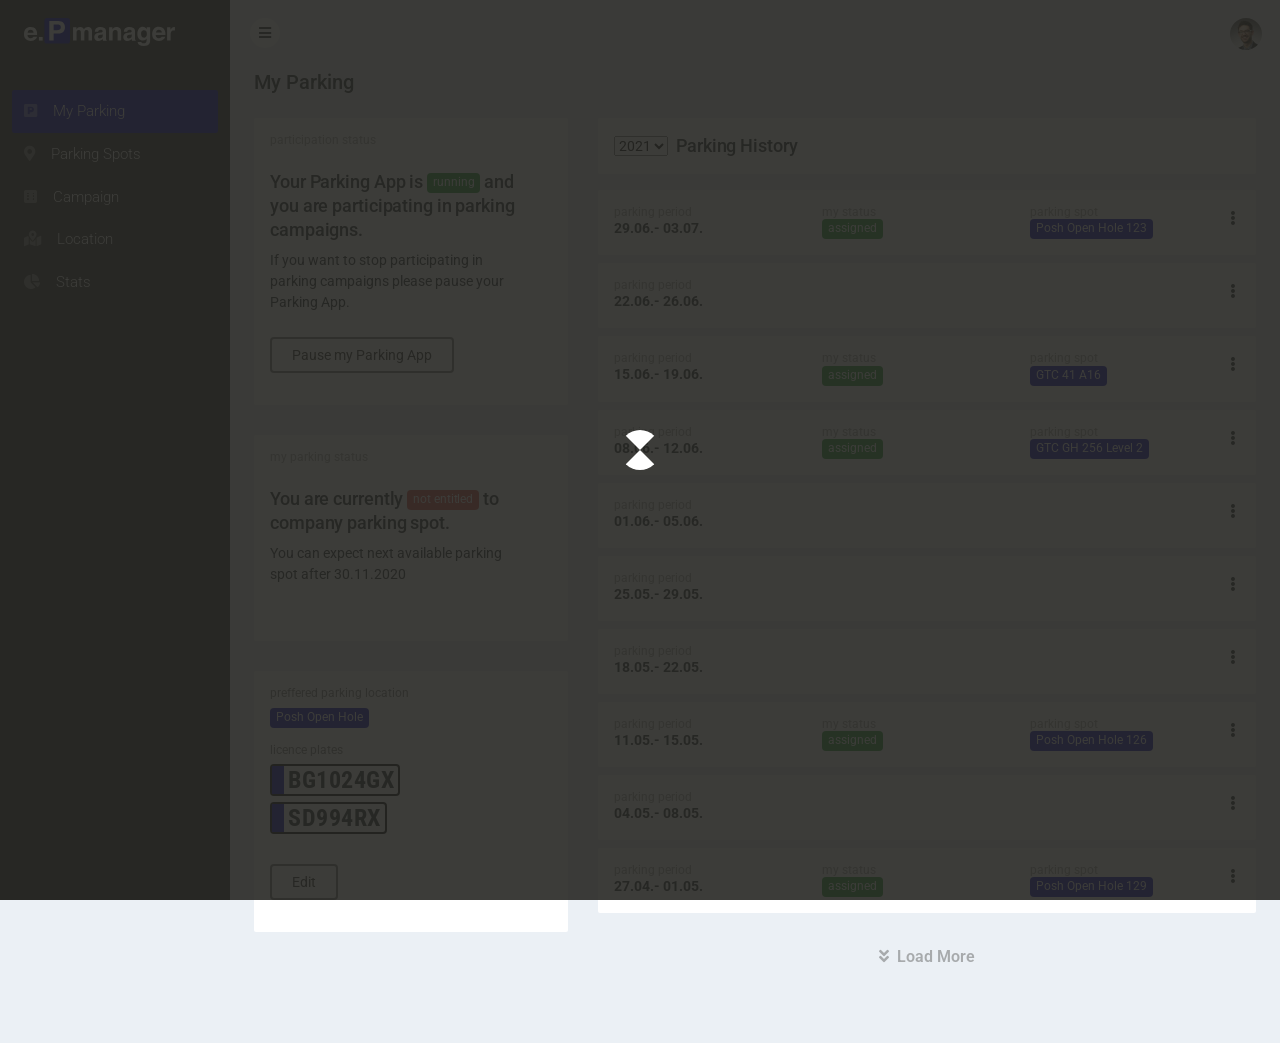
<file: index.html>
<!DOCTYPE html>

<head>
    <meta name="viewport" content="width=device-width, initial-scale=1.0, maximum-scale=1.0, user-scalable=no">
    <link rel="stylesheet" href="https://stackpath.bootstrapcdn.com/bootstrap/4.4.1/css/bootstrap.min.css" integrity="sha384-Vkoo8x4CGsO3+Hhxv8T/Q5PaXtkKtu6ug5TOeNV6gBiFeWPGFN9MuhOf23Q9Ifjh" crossorigin="anonymous">
    <!-- <link rel="stylesheet" type="text/css" href="assets/styles/bundle.css"> -->
    <link rel="stylesheet" type="text/css" href="assets/styles/global.css">
    <link rel="stylesheet" type="text/css" href="assets/fonts/fa.css">
    <link rel="stylesheet" type="text/css" href="assets/styles/grid.css">
    <link rel="stylesheet" type="text/css" href="assets/styles/bs-modifier.css">
    <link rel="stylesheet" type="text/css" href="assets/styles/fonts.css">
    <link rel="stylesheet" type="text/css" href="assets/styles/input.css">
    <link rel="stylesheet" type="text/css" href="assets/styles/block.css">
    <link rel="stylesheet" type="text/css" href="assets/styles/loader.css">
    <link rel="stylesheet" type="text/css" href="assets/vendor/notiflix2/notiflix-2.1.3.css">
    <link rel="apple-touch-icon" sizes="57x57" href="assets/images/favico/apple-icon-57x57.png">
    <link rel="apple-touch-icon" sizes="60x60" href="assets/images/favico/apple-icon-60x60.png">
    <link rel="apple-touch-icon" sizes="72x72" href="assets/images/favico/apple-icon-72x72.png">
    <link rel="apple-touch-icon" sizes="76x76" href="assets/images/favico/apple-icon-76x76.png">
    <link rel="apple-touch-icon" sizes="114x114" href="assets/images/favico/apple-icon-114x114.png">
    <link rel="apple-touch-icon" sizes="120x120" href="assets/images/favico/apple-icon-120x120.png">
    <link rel="apple-touch-icon" sizes="144x144" href="assets/images/favico/apple-icon-144x144.png">
    <link rel="apple-touch-icon" sizes="152x152" href="assets/images/favico/apple-icon-152x152.png">
    <link rel="apple-touch-icon" sizes="180x180" href="assets/images/favico/apple-icon-180x180.png">
    <link rel="icon" type="image/png" sizes="192x192"  href="assets/images/favico/android-icon-192x192.png">
    <link rel="icon" type="image/png" sizes="32x32" href="assets/images/favico/favicon-32x32.png">
    <link rel="icon" type="image/png" sizes="96x96" href="assets/images/favico/favicon-96x96.png">
    <link rel="icon" type="image/png" sizes="16x16" href="assets/images/favico/favicon-16x16.png">
    <link rel="manifest" href="assets/images/favico/manifest.json">
    <meta name="msapplication-TileColor" content="#ffffff">
    <meta name="msapplication-TileImage" content="assets/images/favico/ms-icon-144x144.png">
    <meta name="theme-color" content="#ffffff">
    <script src="https://ajax.googleapis.com/ajax/libs/jquery/3.4.1/jquery.min.js"></script>
    <script src="https://maxcdn.bootstrapcdn.com/bootstrap/4.0.0/js/bootstrap.min.js" integrity="sha384-JZR6Spejh4U02d8jOt6vLEHfe/JQGiRRSQQxSfFWpi1MquVdAyjUar5+76PVCmYl" crossorigin="anonymous"></script>
    <script src="assets/vendor/zoom-master/jquery.zoom.min.js"></script>
    <script src="assets/vendor/notiflix2/notiflix-2.1.3.js"></script>
</head>

<body>

    <!-- SCROLL TOP -->
    <a href="javascript:void(0)" id="go-top"><i class="fas fa-chevron-up"></i></a>

    <!-- LOADER -->
    <div class="spinner-bg">
        <div class="spinner"></div>
    </div>

    <!------------------ MODALS START ------------------>

    <!-- USER PROFILE START -->
    <div class="modal fade" id="userProfile" data-backdrop="static" tabindex="-1" role="dialog" aria-labelledby="userProfile" aria-hidden="true">
        <div class="modal-dialog  modal-lg" role="document">
            <div class="modal-content">
                <div class="modal-header py-5 px-4 p-sm-5">
                    <div class="d-flex justify-content-start align-items-center">
                        <div class="user-img">
                            <img src="assets/images/profile-1.jpg" alt="user name">
                        </div>
                        <div class="welcome-msg w-75 pl-3">Hi Name Last Name
                        </div>
                    </div>
                </div>
                <div class="modal-body p-4 p-sm-5">
                    <!-- <div class="form-title mb-4">Please enter your profile data to be able to use the app</div> -->
                    <div class="row mb-3">
                        <div class="col-12 col-sm-6 mb-4 mb-sm-0">
                            <label for="license-plate1">license plate 1</label>
                            <input type="text" name="license-plate1" value="SD1024GX">
                            <div class="error-msg">Required field!</div>
                        </div>
                        <div class="col-12 col-sm-6">
                            <label for="license-plate2">license plate 2 (optional)</label>
                            <input type="text" name="license-plate2" value="SD944RX">
                            <div class="error-msg">Enter without white space!</div>
                        </div>
                    </div>
                    <div class="row mb-5">
                        <div class="col-12 col-sm-6 mb-3 mb-sm-0">
                            <label for="preffered-location">preffered location</label>
                            <select class="w-100" name="preffered location">
                                <option>Belgrade - GTC GH</option>
                                <option>Belgrade - GTC 41</option>
                                <option selected>Belgrade - Posh Open Hole</option>
                            </select>
                        </div>
                    </div>
                    <button class="btn btn-primary mr-3" data-dismiss="modal" aria-label="Close">Save</button>
                    <button class="btn btn-danger" data-dismiss="modal" aria-label="Close">cancel</button>
                </div>
            </div>
        </div>
    </div>
    <!-- USER PROFILE END -->

    <!-- SHOW MAP START -->
    <div class="modal fade" id="locationLayout" tabindex="-1" role="dialog" aria-labelledby="locationLayout" aria-hidden="true">
        <div class="modal-dialog  modal-lg" role="document">
            <div class="modal-content">
                <div class="modal-header border-0">
                    <div class="modal-title">Posh Open Hole Layout</div>
                    <button type="button" class="close" data-dismiss="modal" aria-label="Close">
                        <span aria-hidden="true" class="fas fa-times-circle"></span>
                    </button>
                </div>
                <div class="modal-body">
                    <div class="row">
                        <div class="col-12 mb-5">
                            <div class="parking-sceheme-img">
                                <img src="assets/images/BGopenparking.jpg" alt="parking scheme" />
                            </div>
                        </div>
                    </div>
                </div>
            </div>
        </div>
    </div>
    <!-- SHOW MAP END -->

    <!-- CANCEL SPOT START -->
    <div class="modal fade" id="cancelSpot" data-backdrop="static" tabindex="-1" role="dialog" aria-labelledby="cancelSpot" aria-hidden="true">
        <div class="modal-dialog modal-dialog-centered modal-md" role="document">
            <div class="modal-content">
                <div class="modal-header">
                    <div>
                        <div class="modal-title my-4">Are you sure you want to Stop using<span class="mx-1">Posh Open Hole 123</span>parking spot?
                        </div>
                    </div>
                </div>
                <div class="modal-body">
                    <p>This action can not be undone!</p>
                    <div class="my-3">
                        <button class="btn btn-danger mr-3">Cancel Parking Spot</button>
                        <button class="btn btn-primary" data-dismiss="modal" aria-label="Close">Cancel</button>
                    </div>
                </div>
            </div>
        </div>
    </div>
    <!-- CANCEL SPOT END -->

    <!-- PAUSE APP START -->
    <div class="modal fade" id="pausePApp" data-backdrop="static" tabindex="-1" role="dialog" aria-labelledby="pausePApp" aria-hidden="true">
        <div class="modal-dialog modal-dialog-centered modal-md" role="document">
            <div class="modal-content">
                <div class="modal-header">
                    <div>
                        <div class="modal-title my-4">Are you sure you want to Pause your Parking App?</div>
                    </div>
                </div>
                <div class="modal-body">
                    <p>This action can not be undone!</p>
                    <div class="my-3">
                        <button class="btn btn-danger mr-3" data-dismiss="modal" aria-label="Close" id="pauseApp">Pause Parking App</button>
                        <button class="btn btn-primary" data-dismiss="modal" aria-label="Close">Cancel</button>
                    </div>
                </div>
            </div>
        </div>
    </div>
    <!-- PAUSE APP END -->

    <!-- USER ASSIGNED WITH SPOT START -->
    <div class="modal fade" id="userAssigned" data-backdrop="static" data-keyboard="false" tabindex="-1" role="dialog" aria-labelledby="userAssigned" aria-hidden="true">
        <div class="modal-dialog  modal-lg" role="document">
            <div class="modal-content">
                <div class="modal-header border-0">
                    <div>
                    <div class="modal-title">You have been assigned with a Parking spot</div>
                    <p class="m-0 mt-2">If you want to use<span class="badge badge-primary mx-1">Posh Open Hole 123</span>from 22.10.2020 - 26.10.2020 please confirm</p>
                </div>
                </div>
                <div class="modal-body">
                    <div class="row">
                        <div class="col-12 mb-4">
                            <div class="parking-sceheme-img">
                                <img src="assets/images/BGopenparking.jpg" alt="parking scheme" />
                            </div>
                        </div>
                    </div>
                    <p>This action can not be undone!</p>
                    <div class="my-3">
                        <button class="btn btn-primary mr-3 mt-2" data-dismiss="modal" aria-label="Close" id="useSpot">Yes, I want it</button>
                        <button class="btn btn-danger mt-2" data-dismiss="modal" aria-label="Close">No, I'll pass</button>
                    </div>
                </div>
            </div>
        </div>
    </div>
    <!-- USER ASSIGNED WITH SPOT END -->

    <!-- SPOT HISTORY START -->
    <div class="modal fade" id="parkingHistory" tabindex="-1" role="dialog" aria-labelledby="parkingHistory"
        aria-hidden="true">
        <div class="modal-dialog modal-lg" role="document">
            <div class="modal-content">
                <div class="modal-header border-0">
                    <div>
                        <div class="modal-title">Parking History</div>
                        <p class="m-0 text-white">29.06.2020 - 03.07.2020</p>
                    </div>
                    <button type="button" class="close" data-dismiss="modal" aria-label="Close">
                        <span aria-hidden="true" class="fas fa-times-circle"></span>
                    </button>
                </div>
                <div class="modal-body">
                    <div class="row">
                        <div class="col-12 d-flex justify-content-between align-items-center mb-3">
                            <div>
                                <label>parking location</label>
                                <select>
                                    <option>GTC GH</option>
                                    <option>GTC 41</option>
                                    <option selected >Posh Open Hole</option>
                                </select>
                            </div>
                            <div class="text-right">
                                <a href="javascript:void(0)" class="badge badge-secondary p-2" id="view-location"><i
                                        class="fas fa-map-marker-alt"></i></a>
                            </div>
                        </div>
                    </div>
                    <div class="row">
                        <div class="col-12">
                            <div class="parking-sceheme-img mb-3" style="display: none;">
                                <img src="assets/images/BGopenparking.jpg" alt="parking scheme">
                            </div>
                        </div>
                    </div>
                    <div class="row">
                        <div class="col-12">

                            <div class="table-scroll">
                                <div>
                                    <table class="pr-default-table mb-2">
                                        <thead>
                                            <tr>
                                                <th>parking spot</th>
                                                <th>user</th>
                                                <th>status</th>
                                            </tr>
                                        </thead>
                                        <tbody>
                                            <tr>
                                                <td>
                                                    123
                                                </td>
                                                <td>
                                                    <div>Milan Mirkovic</div>
                                                    <div class="small">BG1024GX, BG911AU</div>

                                                </td>
                                                <td>
                                                    <span class="badge badge-primary">spot in use</span>
                                                </td>
                                            </tr>
                                            <tr>
                                                <td>
                                                    124
                                                </td>
                                                <td>
                                                    <div>Dejan Blagojevic</div>
                                                    <div class="small">BG1223TU</div>
                                                </td>
                                                <td>
                                                    <span class="badge badge-primary">spot in use</span>
                                                </td>
                                            </tr>
                                            <tr>
                                                <td>
                                                    125
                                                </td>
                                                <td>
                                                    <div>Ljubomir Karaklajic</div>
                                                    <div class="small">BG1122ER, BG3344AS</div>
                                                </td>
                                                <td>
                                                    <span class="badge badge-primary">spot in use</span>
                                                </td>
                                            </tr>
                                            <tr>
                                                <td>
                                                    126
                                                </td>
                                                <td>
                                                    <div>Mitar Ruzic</div>
                                                    <div class="small">BG944AK</div>
                                                </td>
                                                <td>
                                                    <span class="badge badge-primary">spot in use</span>
                                                </td>
                                            </tr>
                                            <tr>
                                                <td>
                                                    127
                                                </td>
                                                <td>
                                                    <div>Bojan Kisic</div>
                                                    <div class="small">BG1054AX</div>
                                                </td>
                                                <td>
                                                    <span class="badge badge-primary">spot in use</span>
                                                </td>
                                            </tr>
                                            <tr>
                                                <td>
                                                    128
                                                </td>
                                                <td>
                                                    <div>Sladjana Secerovski</div>
                                                    <div class="small">BG912TV</div>
                                                </td>
                                                <td>
                                                    <span class="badge badge-primary">spot in use</span>
                                                </td>
                                            </tr>
                                            <tr>
                                                <td>
                                                    129
                                                </td>
                                                <td>
                                                    <div>Grdana Silnic</div>
                                                    <div class="small">BG4224IO</div>
                                                </td>
                                                <td>
                                                    <span class="badge badge-primary">spot in use</span>
                                                </td>
                                            </tr>
                                        </tbody>
                                    </table>
                                </div>
                            </div>

                        </div>
                    </div>


                    <div class="mt-5 mb-3">
                        <!-- <button class="btn btn-primary mr-3">Export as PDF</button> -->
                        <button class="btn btn-danger" data-dismiss="modal" aria-label="Close">Close</button>
                    </div>
                </div>
            </div>
        </div>
    </div>
    <!-- SPOT HISTORY END -->

    <!------------------ MODALS END ------------------>


    <div>
        <div class="pr-top-bar nav-down">
            <div class="pr-profile">
                <img src="assets/images/profile-1.jpg" alt="user name">
            </div>
        </div>

        <!-- LEFT  NAV -->
        <div class="pr-container-nav nav-responsive">
            <div class="pr-logo">
                <img src="assets/images/app-logo_w.svg" alt="e.parkingManager" />
            </div>
            <div class="pr-nav-button nav-down fas fa-bars"></div>
            <nav>
                <ul>
                    <li>
                        <a href="index.html" class="active"><i class="fas fa-parking pr-3"></i>My Parking</a>
                    </li>
                    <li>
                        <a href="spots.html"><i class="fas fa-map-marker-alt pr-3"></i>Parking Spots</a>
                    </li>
                    <li>
                        <a href="campaign.html"><i class="fas fa-dice-six pr-3"></i>Campaign</a>
                    </li>
                    <li>
                        <a href="location.html"><i class="fas fa-map-marked-alt pr-3"></i>Location</a>
                    </li>
                    <li>
                        <a href="stats.html"><i class="fas fa-chart-pie pr-3"></i>Stats</a>
                    </li>
                </ul>
            </nav>
        </div>

        <!-- CONTENT -->
        <div class="pr-wrapper-right">
            <div class="pr-container-content">
                <div class="d-flex justify-content-between align-items-center">
                    <h5 class="pb-3">My Parking</h5>
                </div>
                <div class="row">
                    <!-- LEFT BLOCKS START -->
                    <div class="col-12 col-lg-4">
                        <div class="row">

                            <!-- PARTICIPATION STATUS - APP PAUSED -->
                            <div class="col-12 col-sm-6 col-lg-12 col-xl-12 pr-block js_status paused">
                                <div class="pr-block-content">
                                    <small class="mb-4">participation status</small>
                                    <div class="title my-2">
                                        Your Parking App is<span class="badge badge-danger mx-1">paused</span>and you are not participating in parking campaigns.
                                    </div>
                                    <p class="mb-4">If you want to participate in parking campaigns please activate your Parking App.</p>
                                    <!-- <small class="mb-3">If you Cancel an ongoing campaign, cancellation email will be sent to all campaign participants.</small> -->
                                    <button class="btn btn-success" id="activate-app" data-type="success">Activate my Parking App</button>
                                </div>
                            </div>

                            <!-- PARTICIPATION STATUS - APP ACTIVE -->
                            <div class="col-12 col-sm-6 col-lg-12 col-xl-12 pr-block" id="status-active">
                                <div class="pr-block-content">
                                    <small class="mb-4">participation status</small>
                                    <div class="title my-2">
                                        Your Parking App is<span class="badge badge-success mx-1">running</span>and you are participating in parking campaigns.
                                    </div>
                                    <p class="mb-4">If you want to stop participating in parking campaigns please pause your Parking App.</p>
                                    <!-- <small class="mb-3">If you Cancel an ongoing campaign, cancellation email will be sent to all campaign participants.</small> -->
                                    <button class="btn btn-danger" data-toggle="modal" data-target="#pausePApp">Pause my Parking App</button>
                                </div>
                            </div>

                            <!-- MY CURRENT STATUS - ASSIGNED -->
                            <div class="col-12 col-sm-6 col-lg-12 col-xl-12 pr-block" id="parking-status-use">
                                <div class="pr-block-content">
                                    <small class="mb-4">my parking status</small>
                                    <div class="title my-2">
                                        You are entitled to<a href="#" class="badge badge-primary mx-1 d-inline-block text-white" data-toggle="modal" data-target="#locationLayout">Posh Open Hole 123</a>parking spot, from 21.10.2020 to 26.10.2020
                                    </div>
                                    <p class="mb-4">You can expect next available parking after 05.12.2020.</p>
                                    <!-- <small class="mb-3">If you Cancel an ongoing campaign, cancellation email will be sent to all campaign participants.</small> -->
                                    <button class="btn btn-danger" data-toggle="modal" data-target="#cancelSpot">Stop using Parking Spot</button>
                                </div>
                            </div>

                            <!-- MY CURRENT STATUS - UNASSIGNED -->
                            <div class="col-12 col-sm-6 col-lg-12 col-xl-12 pr-block" id="parking-status-nouse">
                                <div class="pr-block-content">
                                    <small class="mb-4">my parking status</small>
                                    <div class="title my-2">
                                        You are currently<span class="badge badge-danger mx-1">not entitled</span>to company parking spot.
                                    </div>
                                    <p class="mb-4">You can expect next available parking spot after 30.11.2020</p>
                                    <!-- <small class="mb-3">If you Cancel an ongoing campaign, cancellation email will be sent to all campaign participants.</small> -->
                                </div>
                            </div>

                            <!-- VEHICLE DATA -->
                            <div class="col-12 col-sm-6 col-lg-12 col-xl-12 pr-block">
                                <div class="pr-block-content">
                                    <div class="mb-3">
                                        <label>preffered parking location</label>
                                        <a href="#" class="badge badge-primary d-inline-block text-white" data-toggle="modal" data-target="#locationLayout">Posh Open Hole</a>
                                    </div>
                                    <div class="mb-4">
                                        <label>licence plates</label>
                                        <div class="licence-plate mr-2">
                                            <div id="plate-data1">BG1024GX</div>
                                        </div>
                                        <div class="licence-plate">
                                            <div id="plate-data2">SD994RX</div>
                                        </div>
                                    </div>
                                    <button class="btn btn-primary" data-toggle="modal" data-target="#userProfile">Edit</button>
                                </div>
                            </div>
                        </div>
                    </div>
                    <!-- LEFT BLOCKS END -->

                    <!-- RIGHT BLOCK START -->
                    <div class="col-12 col-lg-8 campaign-history">
                        <div class="row">
                            <!-- CAMPAIGN HISTORY HEADER -->
                            <div class="col-12 pr-block mb-2 mb-sm-3">
                                <div class="pr-block-content py-3">
                                    <div class="d-flex justify-content-start align-items-center">
                                        <select>
                                            <option selected>2021</option>
                                            <option>2020</option>
                                        </select>
                                        <div class="title ml-2">Parking History</div>
                                    </div>
                                    <!-- BLOCK -->
                                    <!-- <div class="pr-block-menu fas fa-ellipsis-v">
                                        <div class="menu-items">
                                            <div class="pointer"></div>
                                            <ul>
                                                <li>
                                                    <a href="javascript:void(0)" class="menu-item">menu item</a>
                                                </li>
                                            </ul>
                                        </div>
                                    </div> -->
                                </div>
                            </div>


                            

                            <!-- CAMPAIGN HISTORY ENTRY -->
                            <div class="col-12 pr-block mb-2 history-item">
                                <div class="pr-block-content py-3">
                                    <div class="row align-items-center">
                                        <div class="col-6 col-sm-4">
                                            <small>parking period</small>
                                            <span class="period">29.06.- 03.07.</span>
                                        </div>
                                        <div class="col-6 col-sm-4">
                                            <small>my status</small>
                                            <span class="badge badge-success">assigned</span>
                                        </div>
                                        <div class="col-12 col-sm-4">
                                            <small>parking spot</small>
                                            <span class="badge badge-primary">Posh Open Hole 123</span>
                                        </div>
                                    </div>
                                    <!-- BLOCK -->
                                    <div class="pr-block-menu fas fa-ellipsis-v">
                                        <div class="menu-items">
                                            <div class="pointer"></div>
                                            <ul>
                                                <li>
                                                    <a href="javascript:void(0)" class="menu-item" data-toggle="modal" data-target="#parkingHistory" aria-disabled="true">View Report</a>
                                                </li>
                                            </ul>
                                        </div>
                                    </div>
                                </div>
                            </div>

                            <!-- CAMPAIGN HISTORY ENTRY -->
                            <div class="col-12 pr-block mb-2 history-item">
                                <div class="pr-block-content py-3">
                                    <div class="row align-items-center">
                                        <div class="col-6 col-sm-4">
                                            <small>parking period</small>
                                            <span class="period">22.06.- 26.06.</span>
                                        </div>
                                        <div class="col-6 col-sm-4">
                                            <!-- <small>my status</small>
                                            <span class="badge badge-success">assigned</span> -->
                                        </div>
                                    </div>
                                    <!-- BLOCK -->
                                    <div class="pr-block-menu fas fa-ellipsis-v">
                                        <div class="menu-items">
                                            <div class="pointer"></div>
                                            <ul>
                                                <li>
                                                    <a href="javascript:void(0)" class="menu-item" data-toggle="modal" data-target="#parkingHistory" aria-disabled="true">View Report</a>
                                                </li>
                                            </ul>
                                        </div>
                                    </div>
                                </div>
                            </div>

                            <!-- CAMPAIGN HISTORY ENTRY -->
                            <div class="col-12 pr-block mb-2 history-item">
                                <div class="pr-block-content py-3">
                                    <div class="row align-items-center">
                                        <div class="col-6 col-sm-4">
                                            <small>parking period</small>
                                            <span class="period">15.06.- 19.06.</span>
                                        </div>
                                        <div class="col-6 col-sm-4">
                                            <small>my status</small>
                                            <span class="badge badge-success">assigned</span>
                                        </div>
                                        <div class="col-12 col-sm-4">
                                            <small>parking spot</small>
                                            <span class="badge badge-primary">GTC 41 A16</span>
                                        </div>
                                    </div>
                                    <!-- BLOCK -->
                                    <div class="pr-block-menu fas fa-ellipsis-v">
                                        <div class="menu-items">
                                            <div class="pointer"></div>
                                            <ul>
                                                <li>
                                                    <a href="javascript:void(0)" class="menu-item" data-toggle="modal" data-target="#parkingHistory" aria-disabled="true">View Report</a>
                                                </li>
                                            </ul>
                                        </div>
                                    </div>
                                </div>
                            </div>

                            <!-- CAMPAIGN HISTORY ENTRY -->
                            <div class="col-12 pr-block mb-2 history-item">
                                <div class="pr-block-content py-3">
                                    <div class="row align-items-center">
                                        <div class="col-6 col-sm-4">
                                            <small>parking period</small>
                                            <span class="period">08.06.- 12.06.</span>
                                        </div>
                                        <div class="col-6 col-sm-4">
                                            <small>my status</small>
                                            <span class="badge badge-success">assigned</span>
                                        </div>
                                        <div class="col-12 col-sm-4">
                                            <small>parking spot</small>
                                            <span class="badge badge-primary">GTC GH 256 Level 2</span>
                                        </div>
                                    </div>
                                    <!-- BLOCK -->
                                    <div class="pr-block-menu fas fa-ellipsis-v">
                                        <div class="menu-items">
                                            <div class="pointer"></div>
                                            <ul>
                                                <li>
                                                    <a href="javascript:void(0)" class="menu-item" data-toggle="modal" data-target="#parkingHistory" aria-disabled="true">View Report</a>
                                                </li>
                                            </ul>
                                        </div>
                                    </div>
                                </div>
                            </div>

                            <!-- CAMPAIGN HISTORY ENTRY -->
                            <div class="col-12 pr-block mb-2 history-item">
                                <div class="pr-block-content py-3">
                                    <div class="row align-items-center">
                                        <div class="col-6 col-sm-4">
                                            <small>parking period</small>
                                            <span class="period">01.06.- 05.06.</span>
                                        </div>
                                        <div class="col-6 col-sm-4">
                                            <!-- <small>my status</small>
                                            <span class="badge badge-success">assigned</span> -->
                                        </div>
                                    </div>
                                    <!-- BLOCK -->
                                    <div class="pr-block-menu fas fa-ellipsis-v">
                                        <div class="menu-items">
                                            <div class="pointer"></div>
                                            <ul>
                                                <li>
                                                    <a href="javascript:void(0)" class="menu-item" data-toggle="modal" data-target="#parkingHistory" aria-disabled="true">View Report</a>
                                                </li>
                                            </ul>
                                        </div>
                                    </div>
                                </div>
                            </div>

                            <!-- CAMPAIGN HISTORY ENTRY -->
                            <div class="col-12 pr-block mb-2 history-item">
                                <div class="pr-block-content py-3">
                                    <div class="row align-items-center">
                                        <div class="col-6 col-sm-4">
                                            <small>parking period</small>
                                            <span class="period">25.05.- 29.05.</span>
                                        </div>
                                        <div class="col-6 col-sm-4">
                                            <!-- <small>my status</small>
                                            <span class="badge badge-success">assigned</span> -->
                                        </div>
                                    </div>
                                    <!-- BLOCK -->
                                    <div class="pr-block-menu fas fa-ellipsis-v">
                                        <div class="menu-items">
                                            <div class="pointer"></div>
                                            <ul>
                                                <li>
                                                    <a href="javascript:void(0)" class="menu-item" data-toggle="modal" data-target="#parkingHistory" aria-disabled="true">View Report</a>
                                                </li>
                                            </ul>
                                        </div>
                                    </div>
                                </div>
                            </div>

                            <!-- CAMPAIGN HISTORY ENTRY -->
                            <div class="col-12 pr-block mb-2 history-item">
                                <div class="pr-block-content py-3">
                                    <div class="row align-items-center">
                                        <div class="col-6 col-sm-4">
                                            <small>parking period</small>
                                            <span class="period">18.05.- 22.05.</span>
                                        </div>
                                        <div class="col-6 col-sm-4">
                                            <!-- <small>my status</small>
                                            <span class="badge badge-success">assigned</span> -->
                                        </div>
                                    </div>
                                    <!-- BLOCK -->
                                    <div class="pr-block-menu fas fa-ellipsis-v">
                                        <div class="menu-items">
                                            <div class="pointer"></div>
                                            <ul>
                                                <li>
                                                    <a href="javascript:void(0)" class="menu-item" data-toggle="modal" data-target="#parkingHistory" aria-disabled="true">View Report</a>
                                                </li>
                                            </ul>
                                        </div>
                                    </div>
                                </div>
                            </div>

                            <!-- CAMPAIGN HISTORY ENTRY -->
                            <div class="col-12 pr-block mb-2 history-item">
                                <div class="pr-block-content py-3">
                                    <div class="row align-items-center">
                                        <div class="col-6 col-sm-4">
                                            <small>parking period</small>
                                            <span class="period">11.05.- 15.05.</span>
                                        </div>
                                        <div class="col-6 col-sm-4">
                                            <small>my status</small>
                                            <span class="badge badge-success">assigned</span>
                                        </div>
                                        <div class="col-12 col-sm-4">
                                            <small>parking spot</small>
                                            <span class="badge badge-primary">Posh Open Hole 126</span>
                                        </div>
                                    </div>
                                    <!-- BLOCK -->
                                    <div class="pr-block-menu fas fa-ellipsis-v">
                                        <div class="menu-items">
                                            <div class="pointer"></div>
                                            <ul>
                                                <li>
                                                    <a href="javascript:void(0)" class="menu-item" data-toggle="modal" data-target="#parkingHistory" aria-disabled="true">View Report</a>
                                                </li>
                                            </ul>
                                        </div>
                                    </div>
                                </div>
                            </div>

                            <!-- CAMPAIGN HISTORY ENTRY -->
                            <div class="col-12 pr-block mb-2 history-item">
                                <div class="pr-block-content py-3">
                                    <div class="row align-items-center">
                                        <div class="col-6 col-sm-4">
                                            <small>parking period</small>
                                            <span class="period">04.05.- 08.05.</span>
                                        </div>
                                        <div class="col-6 col-sm-4">
                                            <!-- <small>my status</small>
                                            <span class="badge badge-success">assigned</span> -->
                                        </div>
                                    </div>
                                    <!-- BLOCK -->
                                    <div class="pr-block-menu fas fa-ellipsis-v">
                                        <div class="menu-items">
                                            <div class="pointer"></div>
                                            <ul>
                                                <li>
                                                    <a href="javascript:void(0)" class="menu-item" data-toggle="modal" data-target="#parkingHistory" aria-disabled="true">View Report</a>
                                                </li>
                                            </ul>
                                        </div>
                                    </div>
                                </div>
                            </div>

                            <!-- CAMPAIGN HISTORY ENTRY -->
                            <div class="col-12 pr-block mb-2 history-item">
                                <div class="pr-block-content py-3">
                                    <div class="row align-items-center">
                                        <div class="col-6 col-sm-4">
                                            <small>parking period</small>
                                            <span class="period">27.04.- 01.05.</span>
                                        </div>
                                        <div class="col-6 col-sm-4">
                                            <small>my status</small>
                                            <span class="badge badge-success">assigned</span>
                                        </div>
                                        <div class="col-12 col-sm-4">
                                            <small>parking spot</small>
                                            <span class="badge badge-primary">Posh Open Hole 129</span>
                                        </div>
                                    </div>
                                    <!-- BLOCK -->
                                    <div class="pr-block-menu fas fa-ellipsis-v">
                                        <div class="menu-items">
                                            <div class="pointer"></div>
                                            <ul>
                                                <li>
                                                    <a href="javascript:void(0)" class="menu-item" data-toggle="modal" data-target="#parkingHistory" aria-disabled="true">View Report</a>
                                                </li>
                                            </ul>
                                        </div>
                                    </div>
                                </div>
                            </div>

                            <!-- CAMPAIGN HISTORY ENTRY -->
                            <div class="col-12 pr-block mb-2 history-item">
                                <div class="pr-block-content py-3">
                                    <div class="row align-items-center">
                                        <div class="col-6 col-sm-4">
                                            <small>parking period</small>
                                            <span class="period">20.04.- 24.04.</span>
                                        </div>
                                        <div class="col-6 col-sm-4">
                                            <!-- <small>my status</small>
                                            <span class="badge badge-success">assigned</span> -->
                                        </div>
                                    </div>
                                    <!-- BLOCK -->
                                    <div class="pr-block-menu fas fa-ellipsis-v">
                                        <div class="menu-items">
                                            <div class="pointer"></div>
                                            <ul>
                                                <li>
                                                    <a href="javascript:void(0)" class="menu-item" data-toggle="modal" data-target="#parkingHistory" aria-disabled="true">View Report</a>
                                                </li>
                                            </ul>
                                        </div>
                                    </div>
                                </div>
                            </div>

                            <!-- CAMPAIGN HISTORY ENTRY -->
                            <div class="col-12 pr-block mb-2 history-item">
                                <div class="pr-block-content py-3">
                                    <div class="row align-items-center">
                                        <div class="col-6 col-sm-4">
                                            <small>parking period</small>
                                            <span class="period">13.04.- 17.04.</span>
                                        </div>
                                        <div class="col-6 col-sm-4">
                                            <small>my status</small>
                                            <span class="badge badge-success">assigned</span>
                                        </div>
                                        <div class="col-12 col-sm-4">
                                            <small>parking spot</small>
                                            <span class="badge badge-primary">Posh Open Hole 125</span>
                                        </div>
                                    </div>
                                    <!-- BLOCK -->
                                    <div class="pr-block-menu fas fa-ellipsis-v">
                                        <div class="menu-items">
                                            <div class="pointer"></div>
                                            <ul>
                                                <li>
                                                    <a href="javascript:void(0)" class="menu-item" data-toggle="modal" data-target="#parkingHistory" aria-disabled="true">View Report</a>
                                                </li>
                                            </ul>
                                        </div>
                                    </div>
                                </div>
                            </div>

                            <!-- CAMPAIGN HISTORY ENTRY -->
                            <div class="col-12 pr-block mb-2 history-item">
                                <div class="pr-block-content py-3">
                                    <div class="row align-items-center">
                                        <div class="col-6 col-sm-4">
                                            <small>parking period</small>
                                            <span class="period">06.04.- 10.04.</span>
                                        </div>
                                        <div class="col-6 col-sm-4">
                                            <small>my status</small>
                                            <span class="badge badge-success">assigned</span>
                                        </div>
                                        <div class="col-12 col-sm-4">
                                            <small>parking spot</small>
                                            <span class="badge badge-primary">Posh Open Hole 128</span>
                                        </div>
                                    </div>
                                    <!-- BLOCK -->
                                    <div class="pr-block-menu fas fa-ellipsis-v">
                                        <div class="menu-items">
                                            <div class="pointer"></div>
                                            <ul>
                                                <li>
                                                    <a href="javascript:void(0)" class="menu-item" data-toggle="modal" data-target="#parkingHistory" aria-disabled="true">View Report</a>
                                                </li>
                                            </ul>
                                        </div>
                                    </div>
                                </div>
                            </div>


                            <div class="col-12 d-flex justify-content-center">
                                <a href="#" id="load-more" class="p-4"><i class="fas fa-angle-double-down mr-2"></i>Load More</a>
                            </div>

                        </div>
                    </div>
                    <!-- RIGHT BLOCK START -->
                </div>
            </div>
        </div>

    </div>

    <script src="assets/js/behavior.js"></script>
</body>

</html>
</file>
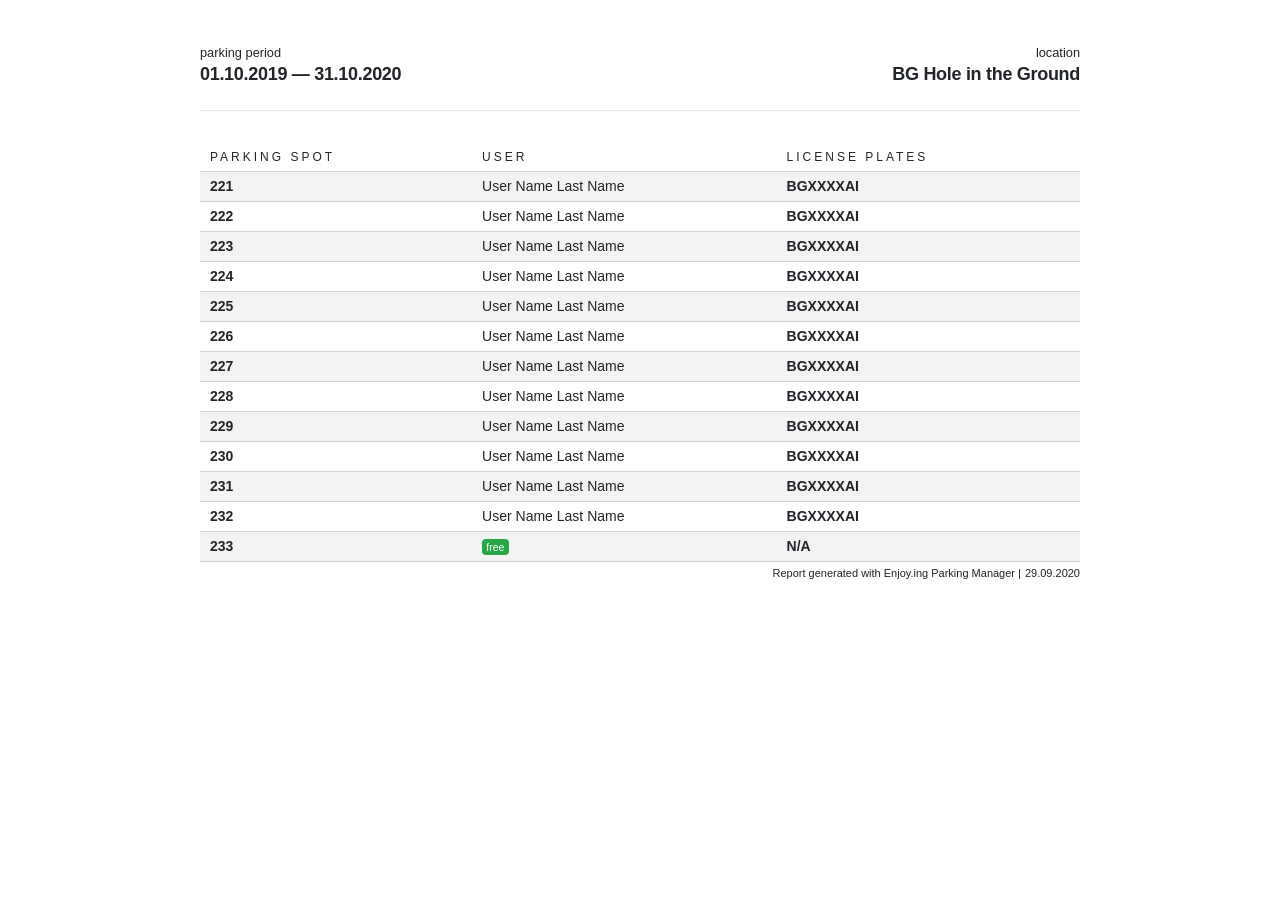
<file: campaign-report.html>
<!doctype html>
<html>

<head>
    <meta charset="UTF-8">
    <meta name="viewport" content="width=device-width, initial-scale=1.0, maximum-scale=1.0, user-scalable=no">
    <title>Campaign Report [location], [parking period]</title>
    <link rel="stylesheet" href="https://stackpath.bootstrapcdn.com/bootstrap/4.4.1/css/bootstrap.min.css"
        integrity="sha384-Vkoo8x4CGsO3+Hhxv8T/Q5PaXtkKtu6ug5TOeNV6gBiFeWPGFN9MuhOf23Q9Ifjh" crossorigin="anonymous">
    <link rel="stylesheet" type="text/css" href="assets/fonts/fa.css">
    <link rel="stylesheet" href="assets/styles/pdf.css">
    <link rel="apple-touch-icon" sizes="57x57" href="assets/images/favico/apple-icon-57x57.png">
    <link rel="apple-touch-icon" sizes="60x60" href="assets/images/favico/apple-icon-60x60.png">
    <link rel="apple-touch-icon" sizes="72x72" href="assets/images/favico/apple-icon-72x72.png">
    <link rel="apple-touch-icon" sizes="76x76" href="assets/images/favico/apple-icon-76x76.png">
    <link rel="apple-touch-icon" sizes="114x114" href="assets/images/favico/apple-icon-114x114.png">
    <link rel="apple-touch-icon" sizes="120x120" href="assets/images/favico/apple-icon-120x120.png">
    <link rel="apple-touch-icon" sizes="144x144" href="assets/images/favico/apple-icon-144x144.png">
    <link rel="apple-touch-icon" sizes="152x152" href="assets/images/favico/apple-icon-152x152.png">
    <link rel="apple-touch-icon" sizes="180x180" href="assets/images/favico/apple-icon-180x180.png">
    <link rel="icon" type="image/png" sizes="192x192"  href="assets/images/favico/android-icon-192x192.png">
    <link rel="icon" type="image/png" sizes="32x32" href="assets/images/favico/favicon-32x32.png">
    <link rel="icon" type="image/png" sizes="96x96" href="assets/images/favico/favicon-96x96.png">
    <link rel="icon" type="image/png" sizes="16x16" href="assets/images/favico/favicon-16x16.png">
    <link rel="manifest" href="assets/images/favico/manifest.json">
    <meta name="msapplication-TileColor" content="#ffffff">
    <meta name="msapplication-TileImage" content="assets/images/favico/ms-icon-144x144.png">
    <meta name="theme-color" content="#ffffff">
</head>

<body>
    <div class="doc-container">
        <span class="signature">29.09.2020</span>
        <div class="row">
            <div class="col-6">
                <small>parking period</small>
                <h1>01.10.2019 — 31.10.2020</h1>
            </div>
            <div class="col-6 text-right">
                <small>location</small>
                <h1>BG Hole in the Ground</h1>
            </div>
        </div>
        <hr>
        <div class="row">
            <div class="col-12">
                <table class="data mt-3">
                    <tr>
                        <th>parking spot</th>
                        <th>User</th>
                        <th>License plates</th>
                    </tr>
                    <tr>
                        <td>221</td>
                        <td>User Name Last Name</td>
                        <td>BGXXXXAI</td>
                    </tr>
                    <tr>
                        <td>222</td>
                        <td>User Name Last Name</td>
                        <td>BGXXXXAI</td>
                    </tr>
                    <tr>
                        <td>223</td>
                        <td>User Name Last Name</td>
                        <td>BGXXXXAI</td>
                    </tr>
                    <tr>
                        <td>224</td>
                        <td>User Name Last Name</td>
                        <td>BGXXXXAI</td>
                    </tr>
                    <tr>
                        <td>225</td>
                        <td>User Name Last Name</td>
                        <td>BGXXXXAI</td>
                    </tr>
                    <tr>
                        <td>226</td>
                        <td>User Name Last Name</td>
                        <td>BGXXXXAI</td>
                    </tr>
                    <tr>
                        <td>227</td>
                        <td>User Name Last Name</td>
                        <td>BGXXXXAI</td>
                    </tr>
                    <tr>
                        <td>228</td>
                        <td>User Name Last Name</td>
                        <td>BGXXXXAI</td>
                    </tr>
                    <tr>
                        <td>229</td>
                        <td>User Name Last Name</td>
                        <td>BGXXXXAI</td>
                    </tr>
                    <tr>
                        <td>230</td>
                        <td>User Name Last Name</td>
                        <td>BGXXXXAI</td>
                    </tr>
                    <tr>
                        <td>231</td>
                        <td>User Name Last Name</td>
                        <td>BGXXXXAI</td>
                    </tr>
                    <tr>
                        <td>232</td>
                        <td>User Name Last Name</td>
                        <td>BGXXXXAI</td>
                    </tr>
                    <tr>
                        <td>233</td>
                        <td><span class="badge badge-success font-weight-normal">free</span></td>
                        <td>N/A</td>
                    </tr>
                </table>
            </div>
        </div>
    </div>
</body>

</html>
</file>
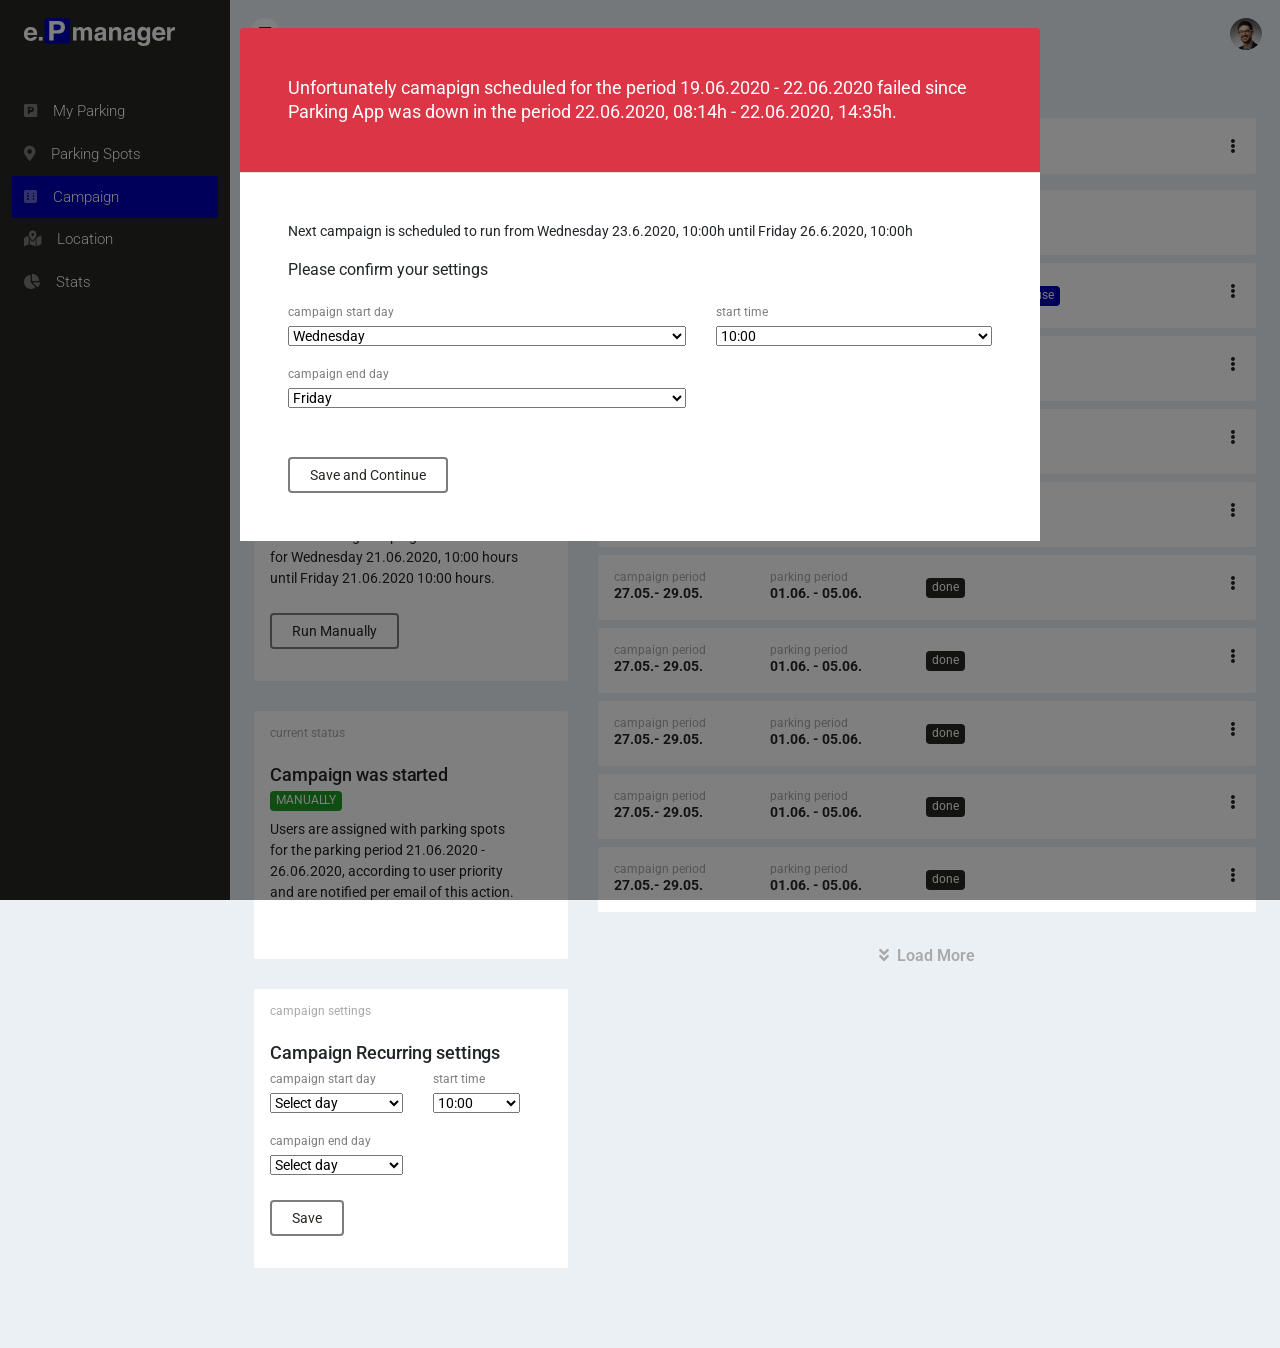
<file: campaign.html>
<!DOCTYPE html>

<head>
    <meta name="viewport" content="width=device-width, initial-scale=1.0, maximum-scale=1.0, user-scalable=no">
    <link rel="stylesheet" href="https://stackpath.bootstrapcdn.com/bootstrap/4.4.1/css/bootstrap.min.css"
        integrity="sha384-Vkoo8x4CGsO3+Hhxv8T/Q5PaXtkKtu6ug5TOeNV6gBiFeWPGFN9MuhOf23Q9Ifjh" crossorigin="anonymous">
    <!-- <link rel="stylesheet" type="text/css" href="assets/styles/bundle.css"> -->
    <link rel="stylesheet" type="text/css" href="assets/styles/global.css">
    <link rel="stylesheet" type="text/css" href="assets/fonts/fa.css">
    <link rel="stylesheet" type="text/css" href="assets/styles/grid.css">
    <link rel="stylesheet" type="text/css" href="assets/styles/bs-modifier.css">
    <link rel="stylesheet" type="text/css" href="assets/styles/fonts.css">
    <link rel="stylesheet" type="text/css" href="assets/styles/input.css">
    <link rel="stylesheet" type="text/css" href="assets/styles/block.css">
    <link rel="stylesheet" type="text/css" href="assets/styles/loader.css">
    <link rel="apple-touch-icon" sizes="57x57" href="assets/images/favico/apple-icon-57x57.png">
    <link rel="apple-touch-icon" sizes="60x60" href="assets/images/favico/apple-icon-60x60.png">
    <link rel="apple-touch-icon" sizes="72x72" href="assets/images/favico/apple-icon-72x72.png">
    <link rel="apple-touch-icon" sizes="76x76" href="assets/images/favico/apple-icon-76x76.png">
    <link rel="apple-touch-icon" sizes="114x114" href="assets/images/favico/apple-icon-114x114.png">
    <link rel="apple-touch-icon" sizes="120x120" href="assets/images/favico/apple-icon-120x120.png">
    <link rel="apple-touch-icon" sizes="144x144" href="assets/images/favico/apple-icon-144x144.png">
    <link rel="apple-touch-icon" sizes="152x152" href="assets/images/favico/apple-icon-152x152.png">
    <link rel="apple-touch-icon" sizes="180x180" href="assets/images/favico/apple-icon-180x180.png">
    <link rel="icon" type="image/png" sizes="192x192"  href="assets/images/favico/android-icon-192x192.png">
    <link rel="icon" type="image/png" sizes="32x32" href="assets/images/favico/favicon-32x32.png">
    <link rel="icon" type="image/png" sizes="96x96" href="assets/images/favico/favicon-96x96.png">
    <link rel="icon" type="image/png" sizes="16x16" href="assets/images/favico/favicon-16x16.png">
    <link rel="manifest" href="assets/images/favico/manifest.json">
    <meta name="msapplication-TileColor" content="#ffffff">
    <meta name="msapplication-TileImage" content="assets/images/favico/ms-icon-144x144.png">
    <meta name="theme-color" content="#ffffff">
    <link rel="stylesheet" type="text/css" href="assets/vendor/notiflix2/notiflix-2.1.3.css">
    <script src="https://ajax.googleapis.com/ajax/libs/jquery/3.4.1/jquery.min.js"></script>
    <script src="https://maxcdn.bootstrapcdn.com/bootstrap/4.0.0/js/bootstrap.min.js"
        integrity="sha384-JZR6Spejh4U02d8jOt6vLEHfe/JQGiRRSQQxSfFWpi1MquVdAyjUar5+76PVCmYl"
        crossorigin="anonymous"></script>
    <script src="assets/vendor/zoom-master/jquery.zoom.min.js"></script>
    <script src="assets/vendor/notiflix2/notiflix-2.1.3.js"></script>
</head>

<body>

    <!-- SCROLL TOP -->
    <a href="javascript:void(0)" id="go-top"><i class="fas fa-chevron-up"></i></a>

    <!-- LOADER -->
    <div class="spinner-bg">
        <div class="spinner"></div>
    </div>

    <!------------------ MODALS START ------------------>

    <!-- USER PROFILE START -->
    <div class="modal fade" id="userProfile" data-backdrop="static" tabindex="-1" role="dialog"
        aria-labelledby="userProfile" aria-hidden="true">
        <div class="modal-dialog  modal-lg" role="document">
            <div class="modal-content">
                <div class="modal-header py-5 px-4 p-sm-5">
                    <div class="d-flex justify-content-start align-items-center">
                        <div class="user-img">
                            <img src="assets/images/profile-1.jpg" alt="user name">
                        </div>
                        <div class="welcome-msg w-75 pl-3">Welcome to enjoy.ing Parking Manager Name Last Name
                        </div>
                    </div>
                </div>
                <div class="modal-body p-4 p-sm-5">
                    <div class="form-title mb-4">Please enter your profile data to be able to use the app</div>
                    <div class="row mb-4">
                        <div class="col-12 col-sm-6 mb-4 mb-sm-0">
                            <label for="license-plate1">license plate 1</label>
                            <input class="error" type="text" name="license-plate1">
                            <div class="error-msg" style="visibility: visible;">Required field!</div>
                        </div>
                        <div class="col-12 col-sm-6">
                            <label for="license-plate2">license plate 2 (optional)</label>
                            <input type="text" name="license-plate2">
                            <div class="error-msg">Enter without white space!</div>
                        </div>
                    </div>
                    <div class="row mb-5">
                        <div class="col-12 col-sm-6 mb-4 mb-sm-0">
                            <label for="preffered-location">preffered location</label>
                            <select class="w-100" name="preffered location">
                                <option>Belgrade - GTC GH</option>
                                <option>Belgrade - GTC 41</option>
                                <option selected>Belgrade - Open Parking</option>
                                <option>Kragujevac - Open Parking</option>
                                <option>Nis - Open Parking</option>
                            </select>
                        </div>
                        <div class="col-12 col-sm-6 d-flex align-items-end">
                            <div class="d-inline-flex align-items-center">
                                <div>
                                    <div class="flipswitch">
                                        <input type="checkbox" name="use-campaign" class="flipswitch-checkbox"
                                            id="use-campaign">
                                        <label class="flipswitch-label m-0" for="use-campaign">
                                            <span class="flipswitch-inner"></span>
                                            <span class="flipswitch-switch"></span>
                                        </label>
                                    </div>
                                </div>
                                <label class="pl-2 m-0">Participate in Parking Campaigns</label>
                            </div>
                        </div>
                    </div>
                    <button class="btn btn-primary" data-dismiss="modal" aria-label="Close">Continue</button>
                </div>
            </div>
        </div>
    </div>
    <!-- USER PROFILE END -->

    <!-- VIEW REPORT START -->
    <div class="modal fade" id="viewReport" tabindex="-1" role="dialog" aria-labelledby="viewReport" aria-hidden="true">
        <div class="modal-dialog modal-lg" role="document">
            <div class="modal-content">
                <div class="modal-header border-0">
                    <div class="modal-title">Campaign Report</div>
                    <button type="button" class="close" data-dismiss="modal" aria-label="Close">
                        <span aria-hidden="true" class="fas fa-times-circle"></span>
                    </button>
                </div>
                <div class="modal-body">
                    <div class="row">
                        <div class="col-12 mb-4">
                            <span class="badge badge-secondary">Campaign: 03.06.2021 - 05.06.2021</span>
                            <span class="badge badge-secondary">Parking: 08.06.2021 - 12.06.2021</span>
                        </div>
                    </div>
                    <div class="row">
                        <div class="col-12 d-flex justify-content-between align-items-end mb-2">
                            <div>
                                <label for="pkLocation">select location</label>
                                <select name="pkLocation">
                                    <option value="1" selected>BG GTC Open Space</option>
                                    <option value="2">BG GTC GH</option>
                                    <option value="3">BG GTC 41</option>
                                    <option value="4">KG Open Space</option>
                                    <option value="5">NI Open Space</option>
                                </select>
                            </div>
                            <div class="text-right">
                                <a href="javascript:void(0)" class="badge badge-secondary p-2" id="view-location"><i
                                        class="fas fa-map-marker-alt"></i></a>
                            </div>
                        </div>
                    </div>
                    <div class="row">
                        <div class="col-12">
                            <div class="parking-sceheme-img" style="display: none;">
                                <img src="assets/images/BGopenparking.jpg" alt="parking scheme">
                            </div>
                        </div>
                    </div>
                    <div class="row">
                        <div class="col-12">


                            <div id="bg-gtc-open">
                                <div class="mt-3 mb-1">
                                    <span class="badge badge-primary mr-1 mb-1">4 total</span>
                                    <span class="badge badge-success mr-1 mb-1">4 confirmed</span>
                                    <span class="badge badge-danger mr-1 mb-1">1 free</span>
                                </div>
                                <div class="row">
                                    <!-- REPORT PARKING SPOT -->
                                    <div class="col-12 pr-block mb-2">
                                        <div class="pr-block-content border px-3 py-2 cursor-pointer js_history">
                                            <div class="active-user">
                                                <div class="row align-items-top align-items-lg-center">
                                                    <div class="col-6 col-lg-2 mb-1 mb-lg-0">
                                                        <div class="small">parking spot</div>
                                                        <div class="badge badge-primary">level 2 - 122</div>
                                                    </div>
                                                    <div class="col-6 col-lg-4 mb-1 mb-lg-0">
                                                        <div class="small">user</div>
                                                        <div class="text-truncate">Milos Dragic</div>
                                                    </div>
                                                    <div class="col-6 col-lg-2 mb-1 mb-lg-0">
                                                        <div class="small">status</div>
                                                        <div class="badge badge-success">confirmed</div>
                                                    </div>
                                                    <div class="col-6 col-lg-3 mb-1 mb-lg-0">
                                                        <div class="small">period</div>
                                                        <div>08.06 - 12.06.</div>
                                                    </div>
                                                    <div class="col-12 col-lg-1 mt-1 mt-lg-0 text-center text-lg-right">
                                                        <a href="#"
                                                            class="p-3 fas fa-chevron-down d-inline-block js_toggleButton"></a>
                                                    </div>
                                                </div>
                                            </div>
                                            <div class="table-scroll spot-history">
                                                <table class="pr-default-table">
                                                    <thead>
                                                        <tr>
                                                            <th>user</th>
                                                            <th>status</th>
                                                            <th>period</th>
                                                        </tr>
                                                    </thead>
                                                    <tbody>
                                                        <tr>
                                                            <td>
                                                                <div class="text-truncate">Jovana Trubic</div>
                                                            </td>
                                                            <td>
                                                                <span class="badge badge-warning">unconfirmed</span>
                                                            </td>
                                                            <td></td>
                                                        </tr>
                                                    </tbody>
                                                </table>
                                            </div>
                                        </div>
                                    </div>
                                    <!-- REPORT PARKING SPOT -->
                                    <div class="col-12 pr-block mb-2">
                                        <div class="pr-block-content border px-3 py-2 cursor-pointer js_history">
                                            <div class="active-user">
                                                <div class="row align-items-top align-items-lg-center">
                                                    <div class="col-6 col-lg-2 mb-1 mb-lg-0">
                                                        <div class="small">parking spot</div>
                                                        <div class="badge badge-primary">level 2 - 123</div>
                                                    </div>
                                                    <div class="col-6 col-lg-4 mb-1 mb-lg-0">
                                                        <div class="small">user</div>
                                                        <div class="text-truncate">Jovan Markovic</div>
                                                    </div>
                                                    <div class="col-6 col-lg-2 mb-1 mb-lg-0">
                                                        <div class="small">status</div>
                                                        <div class="badge badge-success">confirmed</div>
                                                    </div>
                                                    <div class="col-6 col-lg-3 mb-1 mb-lg-0">
                                                        <div class="small">period</div>
                                                        <div>10.06 - 12.06.</div>
                                                    </div>
                                                    <div class="col-12 col-lg-1 mt-1 mt-lg-0 text-center text-lg-right">
                                                        <a href="#"
                                                            class="p-3 fas fa-chevron-down d-inline-block js_toggleButton"></a>
                                                    </div>
                                                </div>
                                            </div>

                                            <div class="table-scroll spot-history">
                                                <table class="pr-default-table">
                                                    <thead>
                                                        <tr>
                                                            <th>user</th>
                                                            <th>status</th>
                                                            <th>period</th>
                                                        </tr>
                                                    </thead>
                                                    <tbody>
                                                        <tr>
                                                            <td>
                                                                <div class="text-truncate">Dragan Jovanovic</div>
                                                            </td>
                                                            <td>
                                                                <span class="badge badge-secondary">canceled</span>
                                                            </td>
                                                            <td>
                                                                09.06.
                                                            </td>
                                                        </tr>
                                                        <tr>
                                                            <td>
                                                                <div class="text-truncate">Dragan Jovanovic</div>
                                                            </td>
                                                            <td>
                                                                <span class="badge badge-success">confirmed</span>
                                                            </td>
                                                            <td>
                                                                08.06. - 12.06.
                                                            </td>
                                                        </tr>
                                                        <tr>
                                                            <td>
                                                                <div class="text-truncate">Bogdan Peric</div>
                                                                <div class="small text-truncate">BG118TG</div>
                                                            </td>
                                                            <td>
                                                                <span class="badge badge-warning ">unconfirmed</span>
                                                            </td>
                                                            <td>
                                                                08.06. - 12.06.
                                                            </td>
                                                        </tr>
                                                    </tbody>
                                                </table>
                                            </div>
                                        </div>
                                    </div>

                                    <!-- REPORT PARKING SPOT -->
                                    <div class="col-12 pr-block mb-2">
                                        <div class="pr-block-content border px-3 py-2 cursor-pointer js_history">
                                            <div class="active-user">
                                                <div class="row align-items-top align-items-lg-center">
                                                    <div class="col-6 col-lg-2 mb-1 mb-lg-0">
                                                        <div class="small">parking spot</div>
                                                        <div class="badge badge-primary">level 2 - 124</div>
                                                    </div>
                                                    <div class="col-6 col-lg-4 mb-1 mb-lg-0">
                                                        <div class="small">user</div>
                                                        <div class="text-truncate">Zeljko Varagic</div>
                                                    </div>
                                                    <div class="col-6 col-lg-2 mb-1 mb-lg-0">
                                                        <div class="small">status</div>
                                                        <div class="badge badge-success">confirmed</div>
                                                    </div>
                                                    <div class="col-6 col-lg-3 mb-1 mb-lg-0">
                                                        <div class="small">period</div>
                                                        <div>08.06 - 12.06.</div>
                                                    </div>
                                                    <div class="col-12 col-lg-1 mt-1 mt-lg-0 text-center text-lg-right">
                                                        <a href="#"
                                                            class="p-3 fas fa-chevron-down d-inline-block js_toggleButton"></a>
                                                    </div>
                                                </div>
                                            </div>

                                            <div class="table-scroll spot-history">
                                                <table class="pr-default-table">
                                                    <thead>
                                                        <tr>
                                                            <th>user</th>
                                                            <th>status</th>
                                                            <th>period</th>
                                                        </tr>
                                                    </thead>
                                                    <tbody>
                                                        <tr>
                                                            <td>
                                                                <div class="text-truncate">Dragan Jovanovic</div>
                                                            </td>
                                                            <td>
                                                                <span class="badge badge-secondary">canceled</span>
                                                            </td>
                                                            <td>
                                                                09.06.
                                                            </td>
                                                        </tr>
                                                        <tr>
                                                            <td>
                                                                <div class="text-truncate">Dragan Jovanovic</div>
                                                                <div class="small text-truncate">BG1024GX, BG2144UA
                                                                </div>
                                                            </td>
                                                            <td>
                                                                <span class="badge badge-success">confirmed</span>
                                                            </td>
                                                            <td>
                                                                08.06. - 12.06.
                                                            </td>
                                                        </tr>
                                                        <tr>
                                                            <td>
                                                                <div class="text-truncate">Bogdan Peric</div>
                                                            </td>
                                                            <td>
                                                                <span class="badge badge-warning ">unconfirmed</span>
                                                            </td>
                                                            <td>
                                                                08.06. - 12.06.
                                                            </td>
                                                        </tr>
                                                    </tbody>
                                                </table>
                                            </div>
                                        </div>
                                    </div>

                                    <!-- REPORT PARKING SPOT -->
                                    <div class="col-12 pr-block mb-2">
                                        <div class="pr-block-content border px-3 py-2 cursor-pointer js_history">
                                            <div class="active-user">
                                                <div class="row align-items-top align-items-lg-center">
                                                    <div class="col-6 col-lg-2 mb-1 mb-lg-0">
                                                        <div class="small">parking spot</div>
                                                        <div class="badge badge-primary">level 2 - 125</div>
                                                    </div>
                                                    <div class="col-6 col-lg-4 mb-1 mb-lg-0">
                                                        <div class="small">user</div>
                                                        <div class="text-truncate">Miroslava Ilic</div>
                                                    </div>
                                                    <div class="col-6 col-lg-2 mb-1 mb-lg-0">
                                                        <div class="small">status</div>
                                                        <div class="badge badge-success">confirmed</div>
                                                    </div>
                                                    <div class="col-6 col-lg-3 mb-1 mb-lg-0">
                                                        <div class="small">period</div>
                                                        <div>08.06 - 12.06.</div>
                                                    </div>
                                                    <div class="col-12 col-lg-1 mt-1 mt-lg-0 text-center text-lg-right">
                                                        <a href="#"
                                                            class="p-3 fas fa-chevron-down d-inline-block js_toggleButton"></a>
                                                    </div>
                                                </div>
                                            </div>

                                            <div class="table-scroll spot-history">
                                                <table class="pr-default-table">
                                                    <thead>
                                                        <tr>
                                                            <th>user</th>
                                                            <th>status</th>
                                                            <th>period</th>
                                                        </tr>
                                                    </thead>
                                                    <tbody>
                                                        <tr>
                                                            <td>
                                                                <div class="text-truncate">Dragan Jovanovic</div>
                                                                <div class="small text-truncate">BG1024GX, BG2144UA
                                                                </div>
                                                            </td>
                                                            <td>
                                                                <span class="badge badge-secondary">canceled</span>
                                                            </td>
                                                            <td>
                                                                09.06.
                                                            </td>
                                                        </tr>
                                                        <tr>
                                                            <td>
                                                                <div class="text-truncate">Dragan Jovanovic</div>
                                                                <div class="small text-truncate">BG1024GX, BG2144UA
                                                                </div>
                                                            </td>
                                                            <td>
                                                                <span class="badge badge-success">confirmed</span>
                                                            </td>
                                                            <td>
                                                                08.06. - 12.06.
                                                            </td>
                                                        </tr>
                                                        <tr>
                                                            <td>
                                                                <div class="text-truncate">Bogdan Peric</div>
                                                                <div class="small text-truncate">BG118TG</div>
                                                            </td>
                                                            <td>
                                                                <span class="badge badge-warning ">unconfirmed</span>
                                                            </td>
                                                            <td>
                                                                08.06. - 12.06.
                                                            </td>
                                                        </tr>
                                                    </tbody>
                                                </table>
                                            </div>
                                        </div>
                                    </div>

                                    <!-- REPORT PARKING SPOT -->
                                    <div class="col-12 pr-block mb-2">
                                        <div class="pr-block-content border px-3 py-2">
                                            <div class="active-user">
                                                <div class="row align-items-top align-items-lg-center">
                                                    <div class="col-6 col-lg-2 mb-1 mb-lg-0">
                                                        <div class="small">parking spot</div>
                                                        <div class="badge badge-primary">level 2 - 126</div>
                                                    </div>
                                                    <div class="col-6 col-lg-4 mb-1 mb-lg-0">
                                                        <div class="small">user</div>
                                                        <div class="text-truncate">-</div>
                                                    </div>
                                                    <div class="col-6 col-lg-2 mb-1 mb-lg-0">
                                                        <div class="small">status</div>
                                                        <div class="badge badge-danger">free</div>
                                                    </div>
                                                    <div class="col-6 col-lg-3 mb-1 mb-lg-0">
                                                        <div class="small">period</div>
                                                        <div>08.06 - 12.06.</div>
                                                    </div>
                                                    <div class="col-12 col-lg-1 mt-1 mt-lg-0 text-center text-lg-right">
                                                        <a href="#"
                                                            class="p-3 fas fa-chevron-down d-inline-block js_toggleButton"
                                                            style="visibility: hidden;"></a>
                                                    </div>
                                                </div>
                                            </div>

                                            <!-- <div class="table-scroll spot-history">
                                                <table class="pr-default-table">
                                                    <thead>
                                                        <tr>
                                                            <th>user</th>
                                                            <th>status</th>
                                                            <th>period</th>
                                                        </tr>
                                                    </thead>
                                                    <tbody>
                                                        <tr>
                                                            <td>
                                                                <div class="text-truncate">Dragan Jovanovic</div>
                                                                <div class="small text-truncate">BG1024GX, BG2144UA</div>
                                                            </td>
                                                            <td>
                                                                <span class="badge badge-secondary">canceled</span>
                                                            </td>
                                                            <td>
                                                                09.06.
                                                            </td>
                                                        </tr>
                                                        <tr>
                                                            <td>
                                                                <div class="text-truncate">-</div>
                                                            </td>
                                                            <td>
                                                                <span class="badge badge-success">confirmed</span>
                                                            </td>
                                                            <td>
                                                                08.06. - 12.06.
                                                            </td>
                                                        </tr>
                                                        <tr>
                                                            <td>
                                                                <div class="text-truncate">Bogdan Peric</div>
                                                                <div class="small text-truncate">BG118TG</div>
                                                            </td>
                                                            <td>
                                                                <span class="badge badge-warning ">unconfirmed</span>
                                                            </td>
                                                            <td>
                                                                08.06. - 12.06.
                                                            </td>
                                                        </tr>
                                                    </tbody>
                                                </table>
                                            </div> -->
                                        </div>
                                    </div>

                                </div>
                            </div>

                            <div id="bg-gtc-gh" style="display: none;">
                                GTC GH DATA
                            </div>

                            <div id="bg-gtc-41" style="display: none;">
                                GTC 41 DATA
                            </div>

                            <div id="kg-open" style="display: none;">
                                KG DATA

                            </div>

                            <div id="ni-open" style="display: none;">
                                NI DATA
                            </div>


                        </div>
                    </div>


                    <div class="mt-5 mb-3">
                        <button class="btn btn-primary mr-3">Export as PDF</button>
                        <button class="btn btn-danger" data-dismiss="modal" aria-label="Close">Close</button>
                    </div>
                </div>
            </div>
        </div>
    </div>
    <!-- VIEW REPORT END -->

    <!-- CANCEL CAMPAIGN START -->
    <div class="modal fade" id="cancelCampaign" data-backdrop="static" tabindex="-1" role="dialog"
        aria-labelledby="cancelCampaign" aria-hidden="true">
        <div class="modal-dialog modal-dialog-centered modal-md" role="document">
            <div class="modal-content">
                <div class="modal-header">
                    <div>
                        <div class="modal-title my-4">Are you sure you want to Abort ongoing Campaign?
                        </div>
                    </div>
                </div>
                <div class="modal-body">
                    <div class="my-3">
                        <button class="btn btn-danger mr-3">Yes, Abort</button>
                        <button class="btn btn-primary" data-dismiss="modal" aria-label="Close">Cancel</button>
                    </div>
                </div>
            </div>
        </div>
    </div>
    <!-- CANCEL CAMPAIGN END -->

    <!-- APP RESTART START -->
    <div class="modal fade" id="appRestart" data-backdrop="static" tabindex="-1" role="dialog"
        aria-labelledby="userProfile" aria-hidden="true">
        <div class="modal-dialog  modal-lg" role="document">
            <div class="modal-content">
                <div class="modal-header py-5 px-4 p-sm-5 bg-danger">
                    <div class="d-flex justify-content-start align-items-center">
                        <div class="welcome-msg">Unfortunately camapign scheduled for the period 19.06.2020 - 22.06.2020 failed since Parking App was down in the period 22.06.2020, 08:14h - 22.06.2020, 14:35h.
                        </div>
                    </div>
                </div>
                <div class="modal-body p-4 p-sm-5">
                    <p>Next campaign is scheduled to run from Wednesday 23.6.2020, 10:00h until Friday 26.6.2020, 10:00h</p>
                    <div class="form-title mb-4">Please confirm your settings</div>
                    <div class="row">
                        <div class="col-7">
                            <label for="campaign-start">campaign start day</label>
                            <select name="campaign-start" class="w-100">
                                <option selected="">Select day</option>
                                <option>Monday</option>
                                <option>Tuesday</option>
                                <option selected>Wednesday</option>
                                <option>Thursday</option>
                                <option>Friday</option>
                            </select>
                        </div>
                        <div class="col-5">
                            <label for="campaign-start-time">start time</label>
                            <select class="w-100" name="campaign-start-time">
                                <option>07:00</option>
                                <option>08:00</option>
                                <option>09:00</option>
                                <option selected="">10:00</option>
                                <option>11:00</option>
                                <option>12:00</option>
                                <option>13:00</option>
                                <option>14:00</option>
                                <option>15:00</option>
                                <option>16:00</option>
                                <option>17:00</option>
                            </select>
                            <div class="error-msg">error msg!</div>
                        </div>
                    </div>
                    <div class="row mb-5">
                        <div class="col-7">
                            <label for="campaign-start">campaign end day</label>
                            <select name="campaign-start" class="w-100">
                                <option selected="">Select day</option>
                                <option>Monday</option>
                                <option>Tuesday</option>
                                <option>Wednesday</option>
                                <option>Thursday</option>
                                <option selected>Friday</option>
                            </select>
                        </div>
                    </div>
                    <button class="btn btn-primary" data-dismiss="modal" aria-label="Close">Save and Continue</button>
                </div>
            </div>
        </div>
    </div>
    <!-- APP RESTART END -->

    <!-- MANUAL CAMPAIGN START -->
    <div class="modal fade" id="runManually" data-backdrop="static" tabindex="-1" role="dialog"
        aria-labelledby="runManually" aria-hidden="true">
        <div class="modal-dialog modal-lg" role="document">
            <div class="modal-content">
                <div class="modal-header py-4 px-4 p-sm-5">
                    <div class="welcome-msg w-75">Start campaign manually</div>
                </div>
                <div class="modal-body p-4 p-sm-5">
                    <div class="form-title mb-4">Select Parking Period</div>
                    <div class="row mb-4">
                        <div class="col-12 col-sm-6">
                            <label for="license-plate1">from</label>
                            <input type="text" name="license-plate1">
                            <div class="error-msg">Required field!</div>
                        </div>
                        <div class="col-12 col-sm-6">
                            <label for="license-plate2">to</label>
                            <input type="text" name="license-plate2">
                            <div class="error-msg">Enter without white space!</div>
                        </div>
                        <div class="col-12">
                            <p><b>PLEASE NOTE: </b>When campaign is started manually users will instantly get assigned with parking spots for the selected parking period, according to user priority and will be notified per email of this action.</p>
                        </div>
                    </div>
                    <button class="btn btn-primary mr-3" data-dismiss="modal" aria-label="Close">Continue</button>
                    <button class="btn btn-danger" data-dismiss="modal" aria-label="Close">Cancel</button>
                </div>
            </div>
        </div>
    </div>
    <!-- MANUAL CAMPAIGN END -->

    <!------------------ MODALS END ------------------>


    <div>
        <div class="pr-top-bar nav-down">
            <div class="pr-profile" data-toggle="modal" data-target="#userProfile">
                <img src="assets/images/profile-1.jpg" alt="user name">
            </div>
        </div>

        <!-- LEFT  NAV -->
        <div class="pr-container-nav nav-responsive">
            <div class="pr-logo">
                <img src="assets/images/app-logo_w.svg" alt="e.parkingManager" />
            </div>
            <div class="pr-nav-button nav-down fas fa-bars"></div>
            <nav>
                <ul>
                    <li>
                        <a href="index.html"><i class="fas fa-parking pr-3"></i>My Parking</a>
                    </li>
                    <li>
                        <a href="spots.html"><i class="fas fa-map-marker-alt pr-3"></i>Parking Spots</a>
                    </li>
                    <li>
                        <a href="campaign.html" class="active"><i class="fas fa-dice-six pr-3"></i>Campaign</a>
                    </li>
                    <li>
                        <a href="location.html"><i class="fas fa-map-marked-alt pr-3"></i>Location</a>
                    </li>
                    <li>
                        <a href="stats.html"><i class="fas fa-chart-pie pr-3"></i>Stats</a>
                    </li>
                </ul>
            </nav>
        </div>

        <!-- CONTENT -->
        <div class="pr-wrapper-right">
            <div class="pr-container-content">
                <div class="d-flex justify-content-between align-items-center">
                    <h5 class="pb-3">Campaign Management</h5>
                </div>
                <div class="row">
                    <!-- LEFT BLOCKS START -->
                    <div class="col-12 col-lg-4">
                        <div class="row">

                            <!-- CURRENT CAMAPIGN STATUS - RUNNING -->
                            <div class="col-12 col-sm-6 col-lg-12 col-xl-12 pr-block">
                                <div class="pr-block-content">
                                    <small class="mb-4">current status</small>
                                    <div class="title my-2">
                                        Campaign is <span class="badge badge-success">RUNNING</span>
                                    </div>
                                    <p class="mb-4"> Campaign will end on Friday 12.06.2020</p>
                                    <div class="mb-4">
                                        <span class="badge badge-primary">46 users</span>
                                        <span class="badge badge-warning">10 unconfirmed</span>
                                        <span class="badge badge-success">12 confirmed</span>
                                    </div>
                                    <small class="mb-3">If you Cancel an ongoing campaign, cancellation email will be sent to all campaign participants.</small>
                                    <button class="btn btn-danger" data-toggle="modal" data-target="#cancelCampaign">Abort Campaign</button>
                                </div>
                            </div>

                            <!-- CURRENT CAMAPIGN STATUS - NOT RUNNING -->
                            <div class="col-12 col-sm-6 col-lg-12 col-xl-12 pr-block">
                                <div class="pr-block-content">
                                    <small class="mb-4">current status</small>
                                    <div class="title my-2">Campaign is <span class="badge badge-secondary">NOT RUNNING</span>
                                    </div>
                                    <p class="mb-4"> Next reccuring campaign is scheduled for Wednesday 21.06.2020, 10:00 hours until Friday 21.06.2020 10:00 hours.</p>
                                    
                                    <button class="btn btn-primary" data-toggle="modal" data-target="#runManually">Run Manually</button>
                                </div>
                            </div>

                            <!-- CURRENT CAMAPIGN STATUS - MANUAL START -->
                            <div class="col-12 col-sm-6 col-lg-12 col-xl-12 pr-block">
                                <div class="pr-block-content">
                                    <small class="mb-4">current status</small>
                                    <div class="title my-2">Campaign was started
                                        <span class="badge badge-success">MANUALLY</span>
                                    </div>
                                    <p class="mb-4">Users are assigned with parking spots for the parking period 21.06.2020 - 26.06.2020, according to user priority and are notified per email of this action.</p>                                    
                                </div>
                            </div>

            

                            <!-- CAMPAIGN MODE -->
                            <div class="col-12 col-sm-6 col-lg-12 col-xl-12 pr-block">
                                <div class="pr-block-content" id="mode-block">
                                    <small class="mb-4">campaign settings</small>
                                    <!-- <div class="d-flex justify-content-start align-items-center mb-4">
                                        <div>
                                            <div class="flipswitch">
                                                <input type="checkbox" name="campaign-mode" class="flipswitch-checkbox"
                                                    id="campaign-mode" checked>
                                                <label class="flipswitch-label m-0" for="campaign-mode">
                                                    <span class="flipswitch-inner"></span>
                                                    <span class="flipswitch-switch"></span>
                                                </label>
                                            </div>
                                        </div>
                                        <label class="pl-2 m-0">Recurring mode</label>
                                    </div> -->

                                    <div id="auto">
                                        <div class="title mb-2">Campaign Recurring settings</div>
                                        <div class="row">
                                            <div class="col-7">
                                                <label for="campaign-start">campaign start day</label>
                                                <select name="campaign-start" class="w-100">
                                                    <option selected>Select day</option>
                                                    <option>Monday</option>
                                                    <option>Tuesday</option>
                                                    <option>Wednesday</option>
                                                    <option>Thursday</option>
                                                    <option>Friday</option>
                                                </select>
                                            </div>
                                            <div class="col-5">
                                                <label for="campaign-start-time">start time</label>
                                                <select class="w-100" name="campaign-start-time">
                                                    <option>07:00</option>
                                                    <option>08:00</option>
                                                    <option>09:00</option>
                                                    <option selected>10:00</option>
                                                    <option>11:00</option>
                                                    <option>12:00</option>
                                                    <option>13:00</option>
                                                    <option>14:00</option>
                                                    <option>15:00</option>
                                                    <option>16:00</option>
                                                    <option>17:00</option>
                                                </select>
                                                <div class="error-msg">error msg!</div>
                                            </div>
                                        </div>
                                        <div class="row mb-4">
                                            <div class="col-7">
                                                <label for="campaign-start">campaign end day</label>
                                                <select name="campaign-start" class="w-100">
                                                    <option selected>Select day</option>
                                                    <option>Monday</option>
                                                    <option>Tuesday</option>
                                                    <option>Wednesday</option>
                                                    <option>Thursday</option>
                                                    <option>Friday</option>
                                                </select>
                                            </div>
                                        </div>
                                        <div class="row">
                                            <div class="col-12 mb-3 js_showDates" style="display:none">
                                                    <span class="badge badge-secondary">21.7.2020, 10:00h</span>
                                                    -
                                                    <span class="badge badge-secondary">23.7.2020, 10:00h</span></p>
                                            </div>
                                        </div>
                                        <div class="row">
                                            <div class="col-12">
                                                <button class="btn btn-primary js_success"
                                                    data-type="success">Save</button>
                                            </div>
                                        </div>
                                    </div>

                                    <!-- <div id="manual" style="display: none;">
                                        <div class="title mb-2">Single campaign mode settings</div>
                                        <div class="row mb-2">
                                            <div class="col-7">
                                                <label for="campaign-start-man">campaign start date</label>
                                                <input class="error" type="text" name="campaign-start-man" />
                                                <div class="error-msg" style="visibility: visible;">error msg!</div>
                                            </div>
                                            <div class="col-5">
                                                <label for="campaign-start-time">start time</label>
                                                <select class="w-100" name="campaign-start-time">
                                                    <option>07:00</option>
                                                    <option>08:00</option>
                                                    <option>09:00</option>
                                                    <option selected>10:00</option>
                                                    <option>11:00</option>
                                                    <option>12:00</option>
                                                    <option>13:00</option>
                                                    <option>14:00</option>
                                                    <option>15:00</option>
                                                    <option>16:00</option>
                                                    <option>17:00</option>
                                                </select>
                                                <div class="error-msg">error msg!</div>
                                            </div>
                                        </div>
                                        <div class="row">
                                            <div class="col-7">
                                                <label for="campaign-end-man">campaign end date</label>
                                                <input type="text" name="campaign-end-man">
                                                <div class="error-msg">error msg!</div>
                                            </div>
                                        </div>
                                        <div class="row">
                                            <div class="col-12 mb-3">
                                                <small>If you leave fields empty and save changes next campaign will not occur.</small>
                                            </div>
                                        </div>
                                        <div class="row">
                                            <div class="col-12">
                                                <button class="btn btn-primary">Save</button>
                                            </div>
                                        </div>
                                    </div> -->
                                </div>
                            </div>

                            <!-- OVERRIDE MODE -->
                            <!-- <div class="col-12 col-sm-6 col-lg-12 col-xl-12 pr-block">
                                <div class="pr-block-content" id="mode-block">
                                    <small class="mb-4">manual override</small>
                                        <div class="title mb-2">Generate parking priority list and manually assign parking spots</div>
                                        <div class="row">
                                            <div class="col-12 mb-4">
                                                <p>If for some reason you want to populate parking priority list and manually assign rotating parking spots to the users in the list, start the manual override. Campaign notification emails won't be sent to user list.</p>
                                            </div>
                                        </div>
                                        <div class="row">
                                            <div class="col-12">
                                                <button class="btn btn-primary js_success"
                                                    data-type="success">Save</button>
                                            </div>
                                        </div>
                                    

                                    <div id="manual" style="display: none;">
                                        <div class="title mb-2">Single event mode settings</div>
                                        <div class="row mb-2">
                                            <div class="col-7">
                                                <label for="campaign-start-man">campaign start date</label>
                                                <input class="error" type="text" name="campaign-start-man" />
                                                <div class="error-msg" style="visibility: visible;">error msg!</div>
                                            </div>
                                            <div class="col-5">
                                                <label for="campaign-start-time">start time</label>
                                                <select class="w-100" name="campaign-start-time">
                                                    <option>07:00</option>
                                                    <option>08:00</option>
                                                    <option>09:00</option>
                                                    <option selected>10:00</option>
                                                    <option>11:00</option>
                                                    <option>12:00</option>
                                                    <option>13:00</option>
                                                    <option>14:00</option>
                                                    <option>15:00</option>
                                                    <option>16:00</option>
                                                    <option>17:00</option>
                                                </select>
                                                <div class="error-msg">error msg!</div>
                                            </div>
                                        </div>
                                        <div class="row">
                                            <div class="col-7">
                                                <label for="campaign-end-man">campaign end date</label>
                                                <input type="text" name="campaign-end-man">
                                                <div class="error-msg">error msg!</div>
                                            </div>
                                        </div>
                                        <div class="row">
                                            <div class="col-12 mb-3">
                                                <small>If you leave fields empty and save changes next campaign will not occur.</small>
                                            </div>
                                        </div>
                                        <div class="row">
                                            <div class="col-12">
                                                <button class="btn btn-primary">Save</button>
                                            </div>
                                        </div>
                                    </div>
                                </div>
                            </div> -->
                            
                        </div>
                    </div>
                    <!-- LEFT BLOCKS END -->

                    <!-- RIGHT BLOCK START -->
                    <div class="col-12 col-lg-8 campaign-history">
                        <div class="row">
                            <!-- CAMPAIGN HISTORY HEADER -->
                            <div class="col-12 pr-block mb-2 mb-sm-3">
                                <div class="pr-block-content py-3">
                                    <div class="d-flex justify-content-start align-items-center">
                                        <select>
                                            <option selected>2021</option>
                                            <option>2020</option>
                                        </select>
                                        <div class="title ml-2">Campaign History</div>
                                    </div>
                                    <!-- BLOCK -->
                                    <div class="pr-block-menu fas fa-ellipsis-v">
                                        <div class="menu-items">
                                            <div class="pointer"></div>
                                            <ul>
                                                <li>
                                                    <a href="javascript:void(0)" class="menu-item">menu item</a>
                                                </li>
                                            </ul>
                                        </div>
                                    </div>
                                </div>
                            </div>


                            <!-- CAMPAIGN HISTORY ENTRY -->
                            <div class="col-12 pr-block mb-2 history-item">
                                <div class="pr-block-content py-3">
                                    <div class="row align-items-center">
                                        <div class="col-6 col-sm-3">
                                            <small>campaign period</small>
                                            <span class="period">10.06.- 12.06.</span>
                                        </div>
                                        <div class="col-6 col-sm-3">
                                            <small>parking period</small>
                                            <span class="period">15.06. - 19.06.</span>
                                        </div>
                                        <div class="col-12 col-sm-4 mt-3 mt-sm-0">
                                            <span class="badge badge-success mr-1 my-1">active</span>
                                        </div>
                                    </div>
                                </div>
                            </div>

                            <!-- CAMPAIGN HISTORY ENTRY -->
                            <div class="col-12 pr-block mb-2 history-item">
                                <div class="pr-block-content py-3">
                                    <div class="row align-items-center">
                                        <div class="col-6 col-sm-3">
                                            <small>campaign period</small>
                                            <span class="period">03.06.- 05.06.</span>
                                        </div>
                                        <div class="col-6 col-sm-3">
                                            <small>parking period</small>
                                            <span class="period">08.06. - 12.06.</span>
                                        </div>
                                        <div class="col-12 col-sm-4 mt-3 mt-sm-0">
                                            <span class="badge badge-secondary mr-1 my-1">done</span>
                                            <span class="badge badge-primary mr-1 my-1">parking in use</span>
                                        </div>
                                    </div>
                                    <!-- BLOCK -->
                                    <div class="pr-block-menu fas fa-ellipsis-v">
                                        <div class="menu-items">
                                            <div class="pointer"></div>
                                            <ul>
                                                <li>
                                                    <a href="javascript:void(0)" class="menu-item" data-toggle="modal"
                                                        data-target="#viewReport" aria-disabled="true">View Report</a>
                                                </li>
                                            </ul>
                                        </div>
                                    </div>
                                </div>
                            </div>

                            <!-- CAMPAIGN HISTORY ENTRY -->
                            <div class="col-12 pr-block mb-2 history-item">
                                <div class="pr-block-content py-3">
                                    <div class="row align-items-center">
                                        <div class="col-6 col-sm-3">
                                            <small>campaign period</small>
                                            <span class="period">27.05.- 29.05.</span>
                                        </div>
                                        <div class="col-6 col-sm-3">
                                            <small>parking period</small>
                                            <span class="period">01.06. - 05.06.</span>
                                        </div>
                                        <div class="col-12 col-sm-4 mt-3 mt-sm-0">
                                            <span class="badge badge-secondary mr-1 my-1">done</span>
                                        </div>
                                    </div>
                                    <!-- BLOCK -->
                                    <div class="pr-block-menu fas fa-ellipsis-v">
                                        <div class="menu-items">
                                            <div class="pointer"></div>
                                            <ul>
                                                <li>
                                                    <a href="javascript:void(0)" class="menu-item" data-toggle="modal"
                                                        data-target="#viewReport" aria-disabled="true">View Report</a>
                                                </li>
                                            </ul>
                                        </div>
                                    </div>
                                </div>
                            </div>

                            <!-- CAMPAIGN HISTORY ENTRY -->
                            <div class="col-12 pr-block mb-2 history-item">
                                <div class="pr-block-content py-3">
                                    <div class="row align-items-center">
                                        <div class="col-6 col-sm-3">
                                            <small>campaign period</small>
                                            <span class="period">27.05.- 29.05.</span>
                                        </div>
                                        <div class="col-6 col-sm-3">
                                            <small>parking period</small>
                                            <span class="period">01.06. - 05.06.</span>
                                        </div>
                                        <div class="col-12 col-sm-4 mt-3 mt-sm-0">
                                            <span class="badge badge-secondary mr-1 my-1">done</span>
                                        </div>
                                    </div>
                                    <!-- BLOCK -->
                                    <div class="pr-block-menu fas fa-ellipsis-v">
                                        <div class="menu-items">
                                            <div class="pointer"></div>
                                            <ul>
                                                <li>
                                                    <a href="javascript:void(0)" class="menu-item" data-toggle="modal"
                                                        data-target="#viewReport" aria-disabled="true">View Report</a>
                                                </li>
                                            </ul>
                                        </div>
                                    </div>
                                </div>
                            </div>

                            <!-- CAMPAIGN HISTORY ENTRY -->
                            <div class="col-12 pr-block mb-2 history-item">
                                <div class="pr-block-content py-3">
                                    <div class="row align-items-center">
                                        <div class="col-6 col-sm-3">
                                            <small>campaign period</small>
                                            <span class="period">27.05.- 29.05.</span>
                                        </div>
                                        <div class="col-6 col-sm-3">
                                            <small>parking period</small>
                                            <span class="period">01.06. - 05.06.</span>
                                        </div>
                                        <div class="col-12 col-sm-4 mt-3 mt-sm-0">
                                            <span class="badge badge-secondary mr-1 my-1">done</span>
                                        </div>
                                    </div>
                                    <!-- BLOCK -->
                                    <div class="pr-block-menu fas fa-ellipsis-v">
                                        <div class="menu-items">
                                            <div class="pointer"></div>
                                            <ul>
                                                <li>
                                                    <a href="javascript:void(0)" class="menu-item" data-toggle="modal"
                                                        data-target="#viewReport" aria-disabled="true">View Report</a>
                                                </li>
                                            </ul>
                                        </div>
                                    </div>
                                </div>
                            </div>

                            <!-- CAMPAIGN HISTORY ENTRY -->
                            <div class="col-12 pr-block mb-2 history-item">
                                <div class="pr-block-content py-3">
                                    <div class="row align-items-center">
                                        <div class="col-6 col-sm-3">
                                            <small>campaign period</small>
                                            <span class="period">27.05.- 29.05.</span>
                                        </div>
                                        <div class="col-6 col-sm-3">
                                            <small>parking period</small>
                                            <span class="period">01.06. - 05.06.</span>
                                        </div>
                                        <div class="col-12 col-sm-4 mt-3 mt-sm-0">
                                            <span class="badge badge-secondary mr-1 my-1">done</span>
                                        </div>
                                    </div>
                                    <!-- BLOCK -->
                                    <div class="pr-block-menu fas fa-ellipsis-v">
                                        <div class="menu-items">
                                            <div class="pointer"></div>
                                            <ul>
                                                <li>
                                                    <a href="javascript:void(0)" class="menu-item" data-toggle="modal"
                                                        data-target="#viewReport" aria-disabled="true">View Report</a>
                                                </li>
                                            </ul>
                                        </div>
                                    </div>
                                </div>
                            </div>

                            <!-- CAMPAIGN HISTORY ENTRY -->
                            <div class="col-12 pr-block mb-2 history-item">
                                <div class="pr-block-content py-3">
                                    <div class="row align-items-center">
                                        <div class="col-6 col-sm-3">
                                            <small>campaign period</small>
                                            <span class="period">27.05.- 29.05.</span>
                                        </div>
                                        <div class="col-6 col-sm-3">
                                            <small>parking period</small>
                                            <span class="period">01.06. - 05.06.</span>
                                        </div>
                                        <div class="col-12 col-sm-4 mt-3 mt-sm-0">
                                            <span class="badge badge-secondary mr-1 my-1">done</span>
                                        </div>
                                    </div>
                                    <!-- BLOCK -->
                                    <div class="pr-block-menu fas fa-ellipsis-v">
                                        <div class="menu-items">
                                            <div class="pointer"></div>
                                            <ul>
                                                <li>
                                                    <a href="javascript:void(0)" class="menu-item" data-toggle="modal"
                                                        data-target="#viewReport" aria-disabled="true">View Report</a>
                                                </li>
                                            </ul>
                                        </div>
                                    </div>
                                </div>
                            </div>

                            <!-- CAMPAIGN HISTORY ENTRY -->
                            <div class="col-12 pr-block mb-2 history-item">
                                <div class="pr-block-content py-3">
                                    <div class="row align-items-center">
                                        <div class="col-6 col-sm-3">
                                            <small>campaign period</small>
                                            <span class="period">27.05.- 29.05.</span>
                                        </div>
                                        <div class="col-6 col-sm-3">
                                            <small>parking period</small>
                                            <span class="period">01.06. - 05.06.</span>
                                        </div>
                                        <div class="col-12 col-sm-4 mt-3 mt-sm-0">
                                            <span class="badge badge-secondary mr-1 my-1">done</span>
                                        </div>
                                    </div>
                                    <!-- BLOCK -->
                                    <div class="pr-block-menu fas fa-ellipsis-v">
                                        <div class="menu-items">
                                            <div class="pointer"></div>
                                            <ul>
                                                <li>
                                                    <a href="javascript:void(0)" class="menu-item" data-toggle="modal"
                                                        data-target="#viewReport" aria-disabled="true">View Report</a>
                                                </li>
                                            </ul>
                                        </div>
                                    </div>
                                </div>
                            </div>

                            <!-- CAMPAIGN HISTORY ENTRY -->
                            <div class="col-12 pr-block mb-2 history-item">
                                <div class="pr-block-content py-3">
                                    <div class="row align-items-center">
                                        <div class="col-6 col-sm-3">
                                            <small>campaign period</small>
                                            <span class="period">27.05.- 29.05.</span>
                                        </div>
                                        <div class="col-6 col-sm-3">
                                            <small>parking period</small>
                                            <span class="period">01.06. - 05.06.</span>
                                        </div>
                                        <div class="col-12 col-sm-4 mt-3 mt-sm-0">
                                            <span class="badge badge-secondary mr-1 my-1">done</span>
                                        </div>
                                    </div>
                                    <!-- BLOCK -->
                                    <div class="pr-block-menu fas fa-ellipsis-v">
                                        <div class="menu-items">
                                            <div class="pointer"></div>
                                            <ul>
                                                <li>
                                                    <a href="javascript:void(0)" class="menu-item" data-toggle="modal"
                                                        data-target="#viewReport" aria-disabled="true">View Report</a>
                                                </li>
                                            </ul>
                                        </div>
                                    </div>
                                </div>
                            </div>

                            <!-- CAMPAIGN HISTORY ENTRY -->
                            <div class="col-12 pr-block mb-2 history-item">
                                <div class="pr-block-content py-3">
                                    <div class="row align-items-center">
                                        <div class="col-6 col-sm-3">
                                            <small>campaign period</small>
                                            <span class="period">27.05.- 29.05.</span>
                                        </div>
                                        <div class="col-6 col-sm-3">
                                            <small>parking period</small>
                                            <span class="period">01.06. - 05.06.</span>
                                        </div>
                                        <div class="col-12 col-sm-4 mt-3 mt-sm-0">
                                            <span class="badge badge-secondary mr-1 my-1">done</span>
                                        </div>
                                    </div>
                                    <!-- BLOCK -->
                                    <div class="pr-block-menu fas fa-ellipsis-v">
                                        <div class="menu-items">
                                            <div class="pointer"></div>
                                            <ul>
                                                <li>
                                                    <a href="javascript:void(0)" class="menu-item" data-toggle="modal"
                                                        data-target="#viewReport" aria-disabled="true">View Report</a>
                                                </li>
                                            </ul>
                                        </div>
                                    </div>
                                </div>
                            </div>

                            <!-- CAMPAIGN HISTORY ENTRY -->
                            <div class="col-12 pr-block mb-2 history-item">
                                <div class="pr-block-content py-3">
                                    <div class="row align-items-center">
                                        <div class="col-6 col-sm-3">
                                            <small>campaign period</small>
                                            <span class="period">27.05.- 29.05.</span>
                                        </div>
                                        <div class="col-6 col-sm-3">
                                            <small>parking period</small>
                                            <span class="period">01.06. - 05.06.</span>
                                        </div>
                                        <div class="col-12 col-sm-4 mt-3 mt-sm-0">
                                            <span class="badge badge-secondary mr-1 my-1">done</span>
                                        </div>
                                    </div>
                                    <!-- BLOCK -->
                                    <div class="pr-block-menu fas fa-ellipsis-v">
                                        <div class="menu-items">
                                            <div class="pointer"></div>
                                            <ul>
                                                <li>
                                                    <a href="javascript:void(0)" class="menu-item" data-toggle="modal"
                                                        data-target="#viewReport" aria-disabled="true">View Report</a>
                                                </li>
                                            </ul>
                                        </div>
                                    </div>
                                </div>
                            </div>

                            <!-- CAMPAIGN HISTORY ENTRY -->
                            <div class="col-12 pr-block mb-2 history-item">
                                <div class="pr-block-content py-3">
                                    <div class="row align-items-center">
                                        <div class="col-6 col-sm-3">
                                            <small>campaign period</small>
                                            <span class="period">27.05.- 29.05.</span>
                                        </div>
                                        <div class="col-6 col-sm-3">
                                            <small>parking period</small>
                                            <span class="period">01.06. - 05.06.</span>
                                        </div>
                                        <div class="col-12 col-sm-4 mt-3 mt-sm-0">
                                            <span class="badge badge-secondary mr-1 my-1">done</span>
                                        </div>
                                    </div>
                                    <!-- BLOCK -->
                                    <div class="pr-block-menu fas fa-ellipsis-v">
                                        <div class="menu-items">
                                            <div class="pointer"></div>
                                            <ul>
                                                <li>
                                                    <a href="javascript:void(0)" class="menu-item" data-toggle="modal"
                                                        data-target="#viewReport" aria-disabled="true">View Report</a>
                                                </li>
                                            </ul>
                                        </div>
                                    </div>
                                </div>
                            </div>

                            <!-- CAMPAIGN HISTORY ENTRY -->
                            <div class="col-12 pr-block mb-2 history-item">
                                <div class="pr-block-content py-3">
                                    <div class="row align-items-center">
                                        <div class="col-6 col-sm-3">
                                            <small>campaign period</small>
                                            <span class="period">27.05.- 29.05.</span>
                                        </div>
                                        <div class="col-6 col-sm-3">
                                            <small>parking period</small>
                                            <span class="period">01.06. - 05.06.</span>
                                        </div>
                                        <div class="col-12 col-sm-4 mt-3 mt-sm-0">
                                            <span class="badge badge-secondary mr-1 my-1">done</span>
                                        </div>
                                    </div>
                                    <!-- BLOCK -->
                                    <div class="pr-block-menu fas fa-ellipsis-v">
                                        <div class="menu-items">
                                            <div class="pointer"></div>
                                            <ul>
                                                <li>
                                                    <a href="javascript:void(0)" class="menu-item" data-toggle="modal"
                                                        data-target="#viewReport" aria-disabled="true">View Report</a>
                                                </li>
                                            </ul>
                                        </div>
                                    </div>
                                </div>
                            </div>

                            <!-- CAMPAIGN HISTORY ENTRY -->
                            <div class="col-12 pr-block mb-2 history-item">
                                <div class="pr-block-content py-3">
                                    <div class="row align-items-center">
                                        <div class="col-6 col-sm-3">
                                            <small>campaign period</small>
                                            <span class="period">27.05.- 29.05.</span>
                                        </div>
                                        <div class="col-6 col-sm-3">
                                            <small>parking period</small>
                                            <span class="period">01.06. - 05.06.</span>
                                        </div>
                                        <div class="col-12 col-sm-4 mt-3 mt-sm-0">
                                            <span class="badge badge-secondary mr-1 my-1">done</span>
                                        </div>
                                    </div>
                                    <!-- BLOCK -->
                                    <div class="pr-block-menu fas fa-ellipsis-v">
                                        <div class="menu-items">
                                            <div class="pointer"></div>
                                            <ul>
                                                <li>
                                                    <a href="javascript:void(0)" class="menu-item" data-toggle="modal"
                                                        data-target="#viewReport" aria-disabled="true">View Report</a>
                                                </li>
                                            </ul>
                                        </div>
                                    </div>
                                </div>
                            </div>

                            <!-- CAMPAIGN HISTORY ENTRY -->
                            <div class="col-12 pr-block mb-2 history-item">
                                <div class="pr-block-content py-3">
                                    <div class="row align-items-center">
                                        <div class="col-6 col-sm-3">
                                            <small>campaign period</small>
                                            <span class="period">27.05.- 29.05.</span>
                                        </div>
                                        <div class="col-6 col-sm-3">
                                            <small>parking period</small>
                                            <span class="period">01.06. - 05.06.</span>
                                        </div>
                                        <div class="col-12 col-sm-4 mt-3 mt-sm-0">
                                            <span class="badge badge-secondary mr-1 my-1">done</span>
                                        </div>
                                    </div>
                                    <!-- BLOCK -->
                                    <div class="pr-block-menu fas fa-ellipsis-v">
                                        <div class="menu-items">
                                            <div class="pointer"></div>
                                            <ul>
                                                <li>
                                                    <a href="javascript:void(0)" class="menu-item" data-toggle="modal"
                                                        data-target="#viewReport" aria-disabled="true">View Report</a>
                                                </li>
                                            </ul>
                                        </div>
                                    </div>
                                </div>
                            </div>

                            <!-- CAMPAIGN HISTORY ENTRY -->
                            <div class="col-12 pr-block mb-2 history-item">
                                <div class="pr-block-content py-3">
                                    <div class="row align-items-center">
                                        <div class="col-6 col-sm-3">
                                            <small>campaign period</small>
                                            <span class="period">27.05.- 29.05.</span>
                                        </div>
                                        <div class="col-6 col-sm-3">
                                            <small>parking period</small>
                                            <span class="period">01.06. - 05.06.</span>
                                        </div>
                                        <div class="col-12 col-sm-4 mt-3 mt-sm-0">
                                            <span class="badge badge-secondary mr-1 my-1">done</span>
                                        </div>
                                    </div>
                                    <!-- BLOCK -->
                                    <div class="pr-block-menu fas fa-ellipsis-v">
                                        <div class="menu-items">
                                            <div class="pointer"></div>
                                            <ul>
                                                <li>
                                                    <a href="javascript:void(0)" class="menu-item" data-toggle="modal"
                                                        data-target="#viewReport" aria-disabled="true">View Report</a>
                                                </li>
                                            </ul>
                                        </div>
                                    </div>
                                </div>
                            </div>

                            <!-- CAMPAIGN HISTORY ENTRY -->
                            <div class="col-12 pr-block mb-2 history-item">
                                <div class="pr-block-content py-3">
                                    <div class="row align-items-center">
                                        <div class="col-6 col-sm-3">
                                            <small>campaign period</small>
                                            <span class="period">27.05.- 29.05.</span>
                                        </div>
                                        <div class="col-6 col-sm-3">
                                            <small>parking period</small>
                                            <span class="period">01.06. - 05.06.</span>
                                        </div>
                                        <div class="col-12 col-sm-4 mt-3 mt-sm-0">
                                            <span class="badge badge-secondary mr-1 my-1">done</span>
                                        </div>
                                    </div>
                                    <!-- BLOCK -->
                                    <div class="pr-block-menu fas fa-ellipsis-v">
                                        <div class="menu-items">
                                            <div class="pointer"></div>
                                            <ul>
                                                <li>
                                                    <a href="javascript:void(0)" class="menu-item" data-toggle="modal"
                                                        data-target="#viewReport" aria-disabled="true">View Report</a>
                                                </li>
                                            </ul>
                                        </div>
                                    </div>
                                </div>
                            </div>

                            <!-- CAMPAIGN HISTORY ENTRY -->
                            <div class="col-12 pr-block mb-2 history-item">
                                <div class="pr-block-content py-3">
                                    <div class="row align-items-center">
                                        <div class="col-6 col-sm-3">
                                            <small>campaign period</small>
                                            <span class="period">27.05.- 29.05.</span>
                                        </div>
                                        <div class="col-6 col-sm-3">
                                            <small>parking period</small>
                                            <span class="period">01.06. - 05.06.</span>
                                        </div>
                                        <div class="col-12 col-sm-4 mt-3 mt-sm-0">
                                            <span class="badge badge-secondary mr-1 my-1">done</span>
                                        </div>
                                    </div>
                                    <!-- BLOCK -->
                                    <div class="pr-block-menu fas fa-ellipsis-v">
                                        <div class="menu-items">
                                            <div class="pointer"></div>
                                            <ul>
                                                <li>
                                                    <a href="javascript:void(0)" class="menu-item" data-toggle="modal"
                                                        data-target="#viewReport" aria-disabled="true">View Report</a>
                                                </li>
                                            </ul>
                                        </div>
                                    </div>
                                </div>
                            </div>

                            <!-- CAMPAIGN HISTORY ENTRY -->
                            <div class="col-12 pr-block mb-2 history-item">
                                <div class="pr-block-content py-3">
                                    <div class="row align-items-center">
                                        <div class="col-6 col-sm-3">
                                            <small>campaign period</small>
                                            <span class="period">27.05.- 29.05.</span>
                                        </div>
                                        <div class="col-6 col-sm-3">
                                            <small>parking period</small>
                                            <span class="period">01.06. - 05.06.</span>
                                        </div>
                                        <div class="col-12 col-sm-4 mt-3 mt-sm-0">
                                            <span class="badge badge-secondary mr-1 my-1">done</span>
                                        </div>
                                    </div>
                                    <!-- BLOCK -->
                                    <div class="pr-block-menu fas fa-ellipsis-v">
                                        <div class="menu-items">
                                            <div class="pointer"></div>
                                            <ul>
                                                <li>
                                                    <a href="javascript:void(0)" class="menu-item" data-toggle="modal"
                                                        data-target="#viewReport" aria-disabled="true">View Report</a>
                                                </li>
                                            </ul>
                                        </div>
                                    </div>
                                </div>
                            </div>

                            <!-- CAMPAIGN HISTORY ENTRY -->
                            <div class="col-12 pr-block mb-2 history-item">
                                <div class="pr-block-content py-3">
                                    <div class="row align-items-center">
                                        <div class="col-6 col-sm-3">
                                            <small>campaign period</small>
                                            <span class="period">27.05.- 29.05.</span>
                                        </div>
                                        <div class="col-6 col-sm-3">
                                            <small>parking period</small>
                                            <span class="period">01.06. - 05.06.</span>
                                        </div>
                                        <div class="col-12 col-sm-4 mt-3 mt-sm-0">
                                            <span class="badge badge-secondary mr-1 my-1">done</span>
                                        </div>
                                    </div>
                                    <!-- BLOCK -->
                                    <div class="pr-block-menu fas fa-ellipsis-v">
                                        <div class="menu-items">
                                            <div class="pointer"></div>
                                            <ul>
                                                <li>
                                                    <a href="javascript:void(0)" class="menu-item" data-toggle="modal"
                                                        data-target="#viewReport" aria-disabled="true">View Report</a>
                                                </li>
                                            </ul>
                                        </div>
                                    </div>
                                </div>
                            </div>

                            <!-- CAMPAIGN HISTORY ENTRY -->
                            <div class="col-12 pr-block mb-2 history-item">
                                <div class="pr-block-content py-3">
                                    <div class="row align-items-center">
                                        <div class="col-6 col-sm-3">
                                            <small>campaign period</small>
                                            <span class="period">27.05.- 29.05.</span>
                                        </div>
                                        <div class="col-6 col-sm-3">
                                            <small>parking period</small>
                                            <span class="period">01.06. - 05.06.</span>
                                        </div>
                                        <div class="col-12 col-sm-4 mt-3 mt-sm-0">
                                            <span class="badge badge-secondary mr-1 my-1">done</span>
                                        </div>
                                    </div>
                                    <!-- BLOCK -->
                                    <div class="pr-block-menu fas fa-ellipsis-v">
                                        <div class="menu-items">
                                            <div class="pointer"></div>
                                            <ul>
                                                <li>
                                                    <a href="javascript:void(0)" class="menu-item" data-toggle="modal"
                                                        data-target="#viewReport" aria-disabled="true">View Report</a>
                                                </li>
                                            </ul>
                                        </div>
                                    </div>
                                </div>
                            </div>

                            <!-- CAMPAIGN HISTORY ENTRY -->
                            <div class="col-12 pr-block mb-2 history-item">
                                <div class="pr-block-content py-3">
                                    <div class="row align-items-center">
                                        <div class="col-6 col-sm-3">
                                            <small>campaign period</small>
                                            <span class="period">27.05.- 29.05.</span>
                                        </div>
                                        <div class="col-6 col-sm-3">
                                            <small>parking period</small>
                                            <span class="period">01.06. - 05.06.</span>
                                        </div>
                                        <div class="col-12 col-sm-4 mt-3 mt-sm-0">
                                            <span class="badge badge-secondary mr-1 my-1">done</span>
                                        </div>
                                    </div>
                                    <!-- BLOCK -->
                                    <div class="pr-block-menu fas fa-ellipsis-v">
                                        <div class="menu-items">
                                            <div class="pointer"></div>
                                            <ul>
                                                <li>
                                                    <a href="javascript:void(0)" class="menu-item" data-toggle="modal"
                                                        data-target="#viewReport" aria-disabled="true">View Report</a>
                                                </li>
                                            </ul>
                                        </div>
                                    </div>
                                </div>
                            </div>

                            <!-- CAMPAIGN HISTORY ENTRY -->
                            <div class="col-12 pr-block mb-2 history-item">
                                <div class="pr-block-content py-3">
                                    <div class="row align-items-center">
                                        <div class="col-6 col-sm-3">
                                            <small>campaign period</small>
                                            <span class="period">27.05.- 29.05.</span>
                                        </div>
                                        <div class="col-6 col-sm-3">
                                            <small>parking period</small>
                                            <span class="period">01.06. - 05.06.</span>
                                        </div>
                                        <div class="col-12 col-sm-4 mt-3 mt-sm-0">
                                            <span class="badge badge-secondary mr-1 my-1">done</span>
                                        </div>
                                    </div>
                                    <!-- BLOCK -->
                                    <div class="pr-block-menu fas fa-ellipsis-v">
                                        <div class="menu-items">
                                            <div class="pointer"></div>
                                            <ul>
                                                <li>
                                                    <a href="javascript:void(0)" class="menu-item" data-toggle="modal"
                                                        data-target="#viewReport" aria-disabled="true">View Report</a>
                                                </li>
                                            </ul>
                                        </div>
                                    </div>
                                </div>
                            </div>

                            <!-- CAMPAIGN HISTORY ENTRY -->
                            <div class="col-12 pr-block mb-2 history-item">
                                <div class="pr-block-content py-3">
                                    <div class="row align-items-center">
                                        <div class="col-6 col-sm-3">
                                            <small>campaign period</small>
                                            <span class="period">27.05.- 29.05.</span>
                                        </div>
                                        <div class="col-6 col-sm-3">
                                            <small>parking period</small>
                                            <span class="period">01.06. - 05.06.</span>
                                        </div>
                                        <div class="col-12 col-sm-4 mt-3 mt-sm-0">
                                            <span class="badge badge-secondary mr-1 my-1">done</span>
                                        </div>
                                    </div>
                                    <!-- BLOCK -->
                                    <div class="pr-block-menu fas fa-ellipsis-v">
                                        <div class="menu-items">
                                            <div class="pointer"></div>
                                            <ul>
                                                <li>
                                                    <a href="javascript:void(0)" class="menu-item" data-toggle="modal"
                                                        data-target="#viewReport" aria-disabled="true">View Report</a>
                                                </li>
                                            </ul>
                                        </div>
                                    </div>
                                </div>
                            </div>

                            <!-- CAMPAIGN HISTORY ENTRY -->
                            <div class="col-12 pr-block mb-2 history-item">
                                <div class="pr-block-content py-3">
                                    <div class="row align-items-center">
                                        <div class="col-6 col-sm-3">
                                            <small>campaign period</small>
                                            <span class="period">27.05.- 29.05.</span>
                                        </div>
                                        <div class="col-6 col-sm-3">
                                            <small>parking period</small>
                                            <span class="period">01.06. - 05.06.</span>
                                        </div>
                                        <div class="col-12 col-sm-4 mt-3 mt-sm-0">
                                            <span class="badge badge-secondary mr-1 my-1">done</span>
                                        </div>
                                    </div>
                                    <!-- BLOCK -->
                                    <div class="pr-block-menu fas fa-ellipsis-v">
                                        <div class="menu-items">
                                            <div class="pointer"></div>
                                            <ul>
                                                <li>
                                                    <a href="javascript:void(0)" class="menu-item" data-toggle="modal"
                                                        data-target="#viewReport" aria-disabled="true">View Report</a>
                                                </li>
                                            </ul>
                                        </div>
                                    </div>
                                </div>
                            </div>

                            <div class="col-12 d-flex justify-content-center">
                                <a href="#" id="load-more" class="p-4"><i class="fas fa-angle-double-down mr-2"></i>Load
                                    More</a>
                            </div>

                        </div>
                    </div>
                    <!-- RIGHT BLOCK START -->
                </div>
            </div>
        </div>

    </div>

    <script src="assets/js/behavior.js"></script>
</body>

</html>
</file>
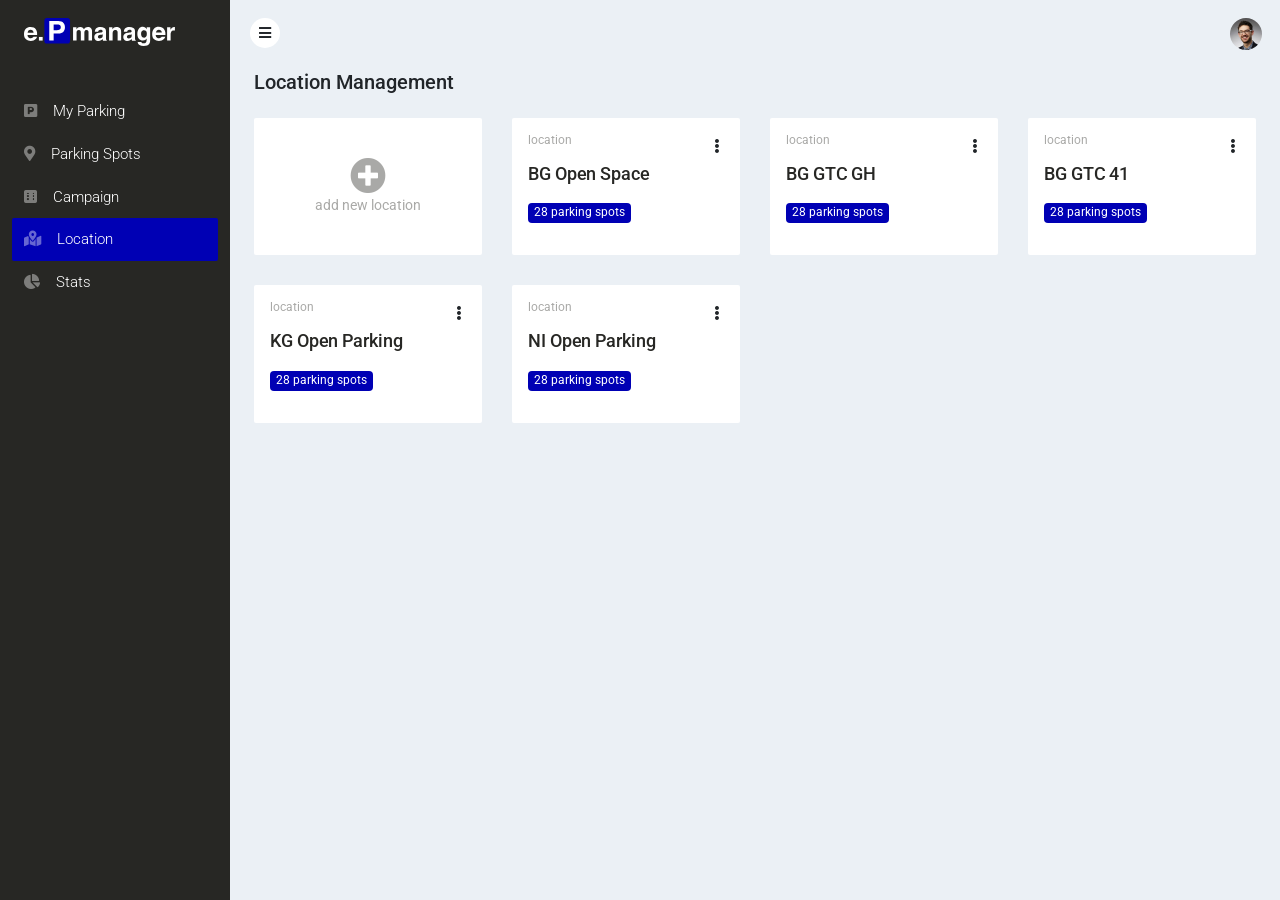
<file: location.html>
<!DOCTYPE html>

<head>
    <meta name="viewport" content="width=device-width, initial-scale=1.0, maximum-scale=1.0, user-scalable=no">
    <link rel="stylesheet" href="https://stackpath.bootstrapcdn.com/bootstrap/4.4.1/css/bootstrap.min.css"
        integrity="sha384-Vkoo8x4CGsO3+Hhxv8T/Q5PaXtkKtu6ug5TOeNV6gBiFeWPGFN9MuhOf23Q9Ifjh" crossorigin="anonymous">
    <!-- <link rel="stylesheet" type="text/css" href="assets/styles/bundle.css"> -->
    <link rel="stylesheet" type="text/css" href="assets/styles/global.css">
    <link rel="stylesheet" type="text/css" href="assets/fonts/fa.css">
    <link rel="stylesheet" type="text/css" href="assets/styles/grid.css">
    <link rel="stylesheet" type="text/css" href="assets/styles/bs-modifier.css">
    <link rel="stylesheet" type="text/css" href="assets/styles/fonts.css">
    <link rel="stylesheet" type="text/css" href="assets/styles/input.css">
    <link rel="stylesheet" type="text/css" href="assets/styles/block.css">
    <link rel="stylesheet" type="text/css" href="assets/styles/loader.css">
    <link rel="apple-touch-icon" sizes="57x57" href="assets/images/favico/apple-icon-57x57.png">
    <link rel="apple-touch-icon" sizes="60x60" href="assets/images/favico/apple-icon-60x60.png">
    <link rel="apple-touch-icon" sizes="72x72" href="assets/images/favico/apple-icon-72x72.png">
    <link rel="apple-touch-icon" sizes="76x76" href="assets/images/favico/apple-icon-76x76.png">
    <link rel="apple-touch-icon" sizes="114x114" href="assets/images/favico/apple-icon-114x114.png">
    <link rel="apple-touch-icon" sizes="120x120" href="assets/images/favico/apple-icon-120x120.png">
    <link rel="apple-touch-icon" sizes="144x144" href="assets/images/favico/apple-icon-144x144.png">
    <link rel="apple-touch-icon" sizes="152x152" href="assets/images/favico/apple-icon-152x152.png">
    <link rel="apple-touch-icon" sizes="180x180" href="assets/images/favico/apple-icon-180x180.png">
    <link rel="icon" type="image/png" sizes="192x192"  href="assets/images/favico/android-icon-192x192.png">
    <link rel="icon" type="image/png" sizes="32x32" href="assets/images/favico/favicon-32x32.png">
    <link rel="icon" type="image/png" sizes="96x96" href="assets/images/favico/favicon-96x96.png">
    <link rel="icon" type="image/png" sizes="16x16" href="assets/images/favico/favicon-16x16.png">
    <link rel="manifest" href="assets/images/favico/manifest.json">
    <meta name="msapplication-TileColor" content="#ffffff">
    <meta name="msapplication-TileImage" content="assets/images/favico/ms-icon-144x144.png">
    <meta name="theme-color" content="#ffffff">
    <script src="https://ajax.googleapis.com/ajax/libs/jquery/3.4.1/jquery.min.js"></script>
    <script src="https://maxcdn.bootstrapcdn.com/bootstrap/4.0.0/js/bootstrap.min.js"
        integrity="sha384-JZR6Spejh4U02d8jOt6vLEHfe/JQGiRRSQQxSfFWpi1MquVdAyjUar5+76PVCmYl"
        crossorigin="anonymous"></script>
    <script src="assets/vendor/zoom-master/jquery.zoom.min.js"></script>
    <script src="assets/vendor/notiflix2/notiflix-2.1.3.js"></script>
</head>

<body>

    <!-- SCROLL TOP -->
    <a href="javascript:void(0)" id="go-top"><i class="fas fa-chevron-up"></i></a>

    <!-- LOADER -->
    <div class="spinner-bg">
        <div class="spinner"></div>
    </div>

    <!------------------ MODALS START ------------------>

    <!-- ADD LOCATION START -->
    <div class="modal fade" id="addLocation" data-backdrop="static" tabindex="-1" role="dialog"
        aria-labelledby="addLocation" aria-hidden="true">
        <div class="modal-dialog  modal-lg" role="document">
            <div class="modal-content">
                <div class="modal-header border-0">
                    <div class="modal-title">Add New Location</div>
                    <button type="button" class="close" data-dismiss="modal" aria-label="Close">
                        <span aria-hidden="true" class="fas fa-times-circle"></span>
                    </button>
                </div>
                <div class="modal-body">
                    <div class="form-title mb-2">Location Name</div>
                    <div class="row">
                        <div class="col-12 col-sm-6 mb-3">
                            <label for="locationCity">Select City</label>
                            <select class="w-100" name="locationCity">
                                <option selected>Belgrade</option>
                                <option>Kragujevac</option>
                                <option>Nis</option>
                            </select>
                        </div>
                        <div class="col-12 col-sm-6 mb-3">
                            <label for="locationName">Enter Location Name</label>
                            <input class="error" type="text" name="locationName" />
                            <div class="error-msg" style="visibility: visible;">Error message</div>
                        </div>
                    </div>

                    <div class="form-title mb-2">Parking Spots</div>
                    <div class="row">
                        <div class="col-12">
                            <div class="table-scroll">
                                <table class="pr-default-table mb-3">
                                    <thead>
                                        <tr>
                                            <th>Parking Spot</th>
                                            <th>Status</th>
                                            <th>Action</th>
                                        </tr>
                                    </thead>
                                    <tbody>
                                    </tbody>
                                </table>
                            </div>
                            <div class="row">
                                <div class="col-12 col-lg-6 mb-4">
                                    <div class="d-flex justify-content-between align-items-end js_parent">
                                        <span class="w-100">
                                            <label for="addSpot">Add New Parking Spot</label>
                                            <input class="spot-name-input" type="text" name="addSpot" />
                                        </span>
                                        <span>
                                            <button
                                                class="btn btn-primary btn-square fas fa-plus ml-2 js_addSpot"></button>
                                        </span>
                                    </div>
                                    <div class="error-msg">Required field!</div>
                                </div>
                            </div>
                        </div>
                    </div>
                    <div class="form-title mb-2">Add Parking Scheme</div>
                    <div class="row">
                        <div class="col-12 col-lg-6 mb-2">
                            <div class="custom-file">
                                <input type="file" class="custom-file-input" id="customFile">
                                <label class="custom-file-label" for="customFile">Choose file</label>
                                <small class="d-block">Supported file types: jpg, jpeg or png. Max. file size:
                                    3Mb.</small>
                                <div class="error-msg" style="visibility: visible;">File is more than 3Mb in size!</div>
                            </div>
                        </div>
                    </div>
                    <div class="row">
                        <div class="col-12">
                            <div class="parking-sceheme-img">
                                <!-- <img src="assets/images/BGopenparking.jpg" alt="parking scheme" /> -->
                            </div>
                        </div>
                    </div>
                    <div class="mt-5 mb-3">
                        <button class="btn btn-primary mr-3">Save</button>
                        <button class="btn btn-danger" data-dismiss="modal" aria-label="Close">Cancel</button>
                    </div>
                </div>
            </div>
        </div>
    </div>
    <!-- ADD LOCATION END -->

    <!-- EDIT LOCATION START -->
    <div class="modal fade" id="editLocation" data-backdrop="static" tabindex="-1" role="dialog"
        aria-labelledby="editLocation" aria-hidden="true">
        <div class="modal-dialog  modal-lg" role="document">
            <div class="modal-content">
                <div class="modal-header border-0">
                    <div class="modal-title">Edit Location</div>
                    <button type="button" class="close" data-dismiss="modal" aria-label="Close">
                        <span aria-hidden="true" class="fas fa-times-circle"></span>
                    </button>
                </div>
                <div class="modal-body">
                    <div class="form-title mb-2">Location Name</div>
                    <div class="row">
                        <div class="col-12 col-sm-6 mb-3">
                            <label for="locationCity">Select City</label>
                            <select class="w-100" name="locationCity">
                                <option selected="">Belgrade</option>
                                <option>Kragujevac</option>
                                <option>Nis</option>
                            </select>
                        </div>
                        <div class="col-12 col-sm-6 mb-3">
                            <label for="locationName">Enter Location Name</label>
                            <input class="error" type="text" name="locationName" />
                            <div class="error-msg" style="visibility: visible;">Required field!</div>
                        </div>
                    </div>
                    <div class="form-title mb-2">Parking Spots</div>
                    <div class="row">
                        <div class="col-12">
                            <div class="table-scroll">
                                <table class="pr-default-table mb-3">
                                    <thead>
                                        <tr>
                                            <th>Parking Spot</th>
                                            <th>Status</th>
                                            <th>Action</th>
                                        </tr>
                                    </thead>
                                    <tbody>
                                        <tr>
                                            <td>
                                                <span class="badge badge-primary">Level 2 - 213</span>
                                            </td>
                                            <td>
                                                <select>
                                                    <option selected>Rotating</option>
                                                    <option selected>Permanent</option>
                                                </select>
                                            </td>
                                            <td>
                                                <span
                                                    class="badge badge-warning cursor-pointer js_removeEntry">remove</span>
                                            </td>
                                        </tr>
                                        <tr>
                                            <td>
                                                <span class="badge badge-primary">Level 2 - 214</span>
                                            </td>
                                            <td>
                                                <select>
                                                    <option selected>Rotating</option>
                                                    <option>Permanent</option>
                                                </select>
                                            </td>
                                            <td>
                                                <span
                                                    class="badge badge-warning cursor-pointer js_removeEntry">remove</span>
                                            </td>
                                        </tr>
                                        <tr>
                                            <td>
                                                <span class="badge badge-primary">Level 2 - 215</span>
                                            </td>
                                            <td>
                                                <select>
                                                    <option>Rotating</option>
                                                    <option selected>Permanent</option>
                                                </select>
                                            </td>
                                            <td>
                                                <span
                                                    class="badge badge-warning cursor-pointer js_removeEntry">remove</span>
                                            </td>
                                        </tr>
                                        <tr>
                                            <td>
                                                <span class="badge badge-primary">Level 2 - 216</span>
                                            </td>
                                            <td>
                                                <select>
                                                    <option selected>Rotating</option>
                                                    <option>Permanent</option>
                                                </select>
                                            </td>
                                            <td>
                                                <span
                                                    class="badge badge-warning cursor-pointer js_removeEntry">remove</span>
                                            </td>
                                        </tr>
                                        <tr>
                                            <td>
                                                <span class="badge badge-primary">Level 2 - 217</span>
                                            </td>
                                            <td>
                                                <select>
                                                    <option selected>Rotating</option>
                                                    <option>Permanent</option>
                                                </select>
                                            </td>
                                            <td>
                                                <span
                                                    class="badge badge-warning cursor-pointer js_removeEntry">remove</span>
                                            </td>
                                        </tr>
                                    </tbody>
                                </table>
                            </div>
                            <div class="row">
                                <div class="col-12 col-lg-6 mb-4">
                                    <div class="d-flex justify-content-between align-items-end js_parent">
                                        <span class="w-100">
                                            <label for="addSpot">Add New Parking Spot</label>
                                            <input class="spot-name-input" type="text" name="addSpot" />
                                        </span>
                                        <span>
                                            <button
                                                class="btn btn-primary btn-square fas fa-plus ml-2 js_addSpot"></button>
                                        </span>
                                    </div>
                                    <div class="error-msg">Required field!</div>
                                </div>
                            </div>
                        </div>
                    </div>
                    <div class="form-title mb-2">Add Parking Scheme</div>
                    <div class="row">
                        <div class="col-12 col-lg-6 mb-2">
                            <div class="custom-file">
                                <input type="file" class="custom-file-input" id="customFile">
                                <label class="custom-file-label" for="customFile">Choose file</label>
                                <small class="d-block">Supported file types: jpg, jpeg or png. Max. file size:
                                    3Mb.</small>
                                <div class="error-msg" style="visibility: visible;">File type is not supported!</div>
                            </div>
                        </div>
                    </div>
                    <div class="row">
                        <div class="col-12">
                            <div class="parking-sceheme-img">
                                <img src="assets/images/BGopenparking.jpg" alt="parking scheme" />
                            </div>
                        </div>
                    </div>
                    <div class="mt-5 mb-3">
                        <button class="btn btn-primary mr-3">Save</button>
                        <button class="btn btn-danger" data-dismiss="modal" aria-label="Close">Cancel</button>
                    </div>
                </div>
            </div>
        </div>
    </div>
    <!-- EDIT LOCATION END -->

    <!-- SHOW MAP START -->
    <div class="modal fade" id="locationLayout" tabindex="-1" role="dialog" aria-labelledby="locationLayout"
        aria-hidden="true">
        <div class="modal-dialog  modal-lg" role="document">
            <div class="modal-content">
                <div class="modal-header border-0">
                    <div class="modal-title">{ location name } Layout</div>
                    <button type="button" class="close" data-dismiss="modal" aria-label="Close">
                        <span aria-hidden="true" class="fas fa-times-circle"></span>
                    </button>
                </div>
                <div class="modal-body">
                    <div class="row">
                        <div class="col-12 mb-5">
                            <div class="parking-sceheme-img">
                                <img src="assets/images/BGopenparking.jpg" alt="parking scheme" />
                            </div>
                        </div>
                    </div>
                </div>
            </div>
        </div>
    </div>
    <!-- SHOW MAP END -->

    <!-- DELETE LOCATION START -->
    <div class="modal fade" id="deleteLocation" data-backdrop="static" tabindex="-1" role="dialog"
        aria-labelledby="deleteLocation" aria-hidden="true">
        <div class="modal-dialog modal-dialog-centered modal-md" role="document">
            <div class="modal-content">
                <div class="modal-header">
                    <div>
                        <div class="modal-title my-4">Are you sure you want to delete { location name } parking
                            location?
                        </div>
                    </div>
                </div>
                <div class="modal-body">
                    <p>This action can not be undone!</p>
                    <div class="my-3">
                        <button class="btn btn-danger mr-3">Delete</button>
                        <button class="btn btn-primary" data-dismiss="modal" aria-label="Close">Cancel</button>
                    </div>
                </div>
            </div>
        </div>
    </div>
    <!-- DELETE LOCATION END -->

    <!-- USER PROFILE START -->
    <div class="modal fade" id="userProfile" data-backdrop="static" tabindex="-1" role="dialog"
        aria-labelledby="userProfile" aria-hidden="true">
        <div class="modal-dialog  modal-lg" role="document">
            <div class="modal-content">
                <div class="modal-header py-5 px-4 p-sm-5">
                    <div class="d-flex justify-content-start align-items-center">
                        <div class="user-img">
                            <img src="assets/images/profile-1.jpg" alt="user name">
                        </div>
                        <div class="welcome-msg w-75 pl-3">Welcome to enjoy.ing Parking Manager Name Last Name
                        </div>
                    </div>
                </div>
                <div class="modal-body p-4 p-sm-5">
                    <div class="form-title mb-4">Please enter your profile data to be able to use the app</div>
                    <div class="row mb-4">
                        <div class="col-12 col-sm-6 mb-4 mb-sm-0">
                            <label for="license-plate1">license plate 1</label>
                            <input class="error" type="text" name="license-plate1">
                            <div class="error-msg" style="visibility: visible;">Required field!</div>
                        </div>
                        <div class="col-12 col-sm-6">
                            <label for="license-plate2">license plate 2 (optional)</label>
                            <input type="text" name="license-plate2">
                            <div class="error-msg">Enter without white space!</div>
                        </div>
                    </div>
                    <div class="row mb-5">
                        <div class="col-12 col-sm-6 mb-4 mb-sm-0">
                            <label for="preffered-location">preffered location</label>
                            <select class="w-100" name="preffered location">
                                <option>Belgrade - GTC GH</option>
                                <option>Belgrade - GTC 41</option>
                                <option selected>Belgrade - Open Parking</option>
                                <option>Kragujevac - Open Parking</option>
                                <option>Nis - Open Parking</option>
                            </select>
                        </div>
                        <div class="col-12 col-sm-6 d-flex align-items-end">
                            <div class="d-inline-flex align-items-center">
                                <div>
                                    <div class="flipswitch">
                                        <input type="checkbox" name="use-campaign" class="flipswitch-checkbox"
                                            id="use-campaign">
                                        <label class="flipswitch-label m-0" for="use-campaign">
                                            <span class="flipswitch-inner"></span>
                                            <span class="flipswitch-switch"></span>
                                        </label>
                                    </div>
                                </div>
                                <label class="pl-2 m-0">Participate in Parking Campaigns</label>
                            </div>
                        </div>
                    </div>
                    <button class="btn btn-primary" data-dismiss="modal" aria-label="Close">Continue</button>
                </div>
            </div>
        </div>
    </div>
    <!-- USER PROFILE END -->

    <!------------------ MODALS END ------------------>

    <div>
        <div class="pr-top-bar nav-down">
            <div class="pr-profile" data-toggle="modal" data-target="#userProfile">
                <img src="assets/images/profile-1.jpg" alt="user name">
            </div>
        </div>

        <!-- LEFT  NAV -->
        <div class="pr-container-nav nav-responsive">
            <div class="pr-logo">
                <img src="assets/images/app-logo_w.svg" alt="e.parkingManager" />
            </div>
            <div class="pr-nav-button nav-down fas fa-bars"></div>
            <nav>
                <ul>
                    <li>
                        <a href="index.html"><i class="fas fa-parking pr-3"></i>My Parking</a>
                    </li>
                    <li>
                        <a href="spots.html"><i class="fas fa-map-marker-alt pr-3"></i>Parking Spots</a>
                    </li>
                    <li>
                        <a href="campaign.html"><i class="fas fa-dice-six pr-3"></i>Campaign</a>
                    </li>
                    <li>
                        <a href="location.html" class="active"><i class="fas fa-map-marked-alt pr-3"></i>Location</a>
                    </li>
                    <li>
                        <a href="stats.html"><i class="fas fa-chart-pie pr-3"></i>Stats</a>
                    </li>
                </ul>
            </nav>
        </div>

        <!-- CONTENT -->
        <div class="pr-wrapper-right">
            <div class="pr-container-content">
                <div class="d-flex justify-content-between align-items-center">
                    <h5 class="pb-3">Location Management</h5>
                </div>
                <div class="row">

                    <!-- LOCATION BLOCK -->
                    <div class="col-12 col-sm-6 col-lg-4 col-xl-3 pr-block">
                        <div class="pr-block-content add">
                            <a href="javascript:void(0))" class="d-flex justify-content-center align-items-center h-100"
                                data-toggle="modal" data-target="#addLocation">
                                <div>
                                    <i class="fas fa-plus-circle"></i>
                                    <div>add new location</div>
                                </div>
                            </a>
                        </div>

                    </div>

                    <!-- LOCATION BLOCK -->
                    <div class="col-12 col-sm-6 col-lg-4 col-xl-3 pr-block">
                        <div class="pr-block-content">
                            <a href="javascript:void(0)" data-toggle="modal" data-target="#locationLayout">
                                <small>location</small>
                                <div class="title my-3">BG Open Space</div>
                                <span class="badge badge-primary">28 parking spots</span>
                            </a>
                            <!-- BLOCK MENU -->
                            <div class="pr-block-menu fas fa-ellipsis-v">
                                <div class="menu-items">
                                    <div class="pointer"></div>
                                    <ul>
                                        <li>
                                            <a href="javascript:void(0)" class="menu-item" data-toggle="modal"
                                                data-target="#editLocation">edit location</a>
                                        </li>
                                        <li>
                                            <a href="javascript:void(0)" class="menu-item" data-toggle="modal"
                                                data-target="#deleteLocation">delete location</a>
                                        </li>
                                    </ul>
                                </div>
                            </div>
                        </div>

                    </div>
                    <!-- LOCATION BLOCK -->
                    <div class="col-12 col-sm-6 col-lg-4 col-xl-3 pr-block">
                        <div class="pr-block-content">
                            <a href="javascript:void(0)" data-toggle="modal" data-target="#locationLayout">
                                <small>location</small>
                                <div class="title my-3">BG GTC GH</div>
                                <span class="badge badge-primary">28 parking spots</span>
                            </a>
                            <!-- BLOCK -->
                            <div class="pr-block-menu fas fa-ellipsis-v">
                                <div class="menu-items">
                                    <div class="pointer"></div>
                                    <ul>
                                        <li>
                                            <a href="javascript:void(0)" class="menu-item" data-toggle="modal"
                                                data-target="#editLocation">edit location</a>
                                        </li>
                                        <li>
                                            <a href="javascript:void(0)" class="menu-item" data-toggle="modal"
                                                data-target="#deleteLocation">delete location</a>
                                        </li>
                                    </ul>
                                </div>
                            </div>
                        </div>
                    </div>
                    <!-- LOCATION BLOCK -->
                    <div class="col-12 col-sm-6 col-lg-4 col-xl-3 pr-block">
                        <div class="pr-block-content">
                            <a href="javascript:void(0)" data-toggle="modal" data-target="#locationLayout">
                                <small>location</small>
                                <div class="title my-3">BG GTC 41</div>
                                <span class="badge badge-primary">28 parking spots</span>
                            </a>
                            <!-- BLOCK -->
                            <div class="pr-block-menu fas fa-ellipsis-v">
                                <div class="menu-items">
                                    <div class="pointer"></div>
                                    <ul>
                                        <li>
                                            <a href="javascript:void(0)" class="menu-item" data-toggle="modal"
                                                data-target="#editLocation">edit location</a>
                                        </li>
                                        <li>
                                            <a href="javascript:void(0)" class="menu-item" data-toggle="modal"
                                                data-target="#deleteLocation">delete location</a>
                                        </li>
                                    </ul>
                                </div>
                            </div>
                        </div>

                    </div>
                    <!-- LOCATION BLOCK -->
                    <div class="col-12 col-sm-6 col-lg-4 col-xl-3 pr-block">
                        <div class="pr-block-content">
                            <a href="javascript:void(0)" data-toggle="modal" data-target="#locationLayout">
                                <small>location</small>
                                <div class="title my-3">KG Open Parking</div>
                                <span class="badge badge-primary">28 parking spots</span>
                            </a>
                            <!-- BLOCK -->
                            <div class="pr-block-menu fas fa-ellipsis-v">
                                <div class="menu-items">
                                    <div class="pointer"></div>
                                    <ul>
                                        <li>
                                            <a href="javascript:void(0)" class="menu-item" data-toggle="modal"
                                                data-target="#editLocation">edit location</a>
                                        </li>
                                        <li>
                                            <a href="javascript:void(0)" class="menu-item" data-toggle="modal"
                                                data-target="#deleteLocation">delete location</a>
                                        </li>
                                    </ul>
                                </div>
                            </div>
                        </div>

                    </div>
                    <!-- LOCATION BLOCK -->
                    <div class="col-12 col-sm-6 col-lg-4 col-xl-3 pr-block">
                        <div class="pr-block-content">
                            <a href="javascript:void(0)" data-toggle="modal" data-target="#locationLayout">
                                <small>location</small>
                                <div class="title my-3">NI Open Parking</div>
                                <span class="badge badge-primary">28 parking spots</span>
                            </a>
                            <!-- BLOCK -->
                            <div class="pr-block-menu fas fa-ellipsis-v">
                                <div class="menu-items">
                                    <div class="pointer"></div>
                                    <ul>
                                        <li>
                                            <a href="javascript:void(0)" class="menu-item" data-toggle="modal"
                                                data-target="#editLocation">edit location</a>
                                        </li>
                                        <li>
                                            <a href="javascript:void(0)" class="menu-item" data-toggle="modal"
                                                data-target="#deleteLocation">delete location</a>
                                        </li>
                                    </ul>
                                </div>
                            </div>
                        </div>

                    </div>
                </div>
            </div>
        </div>

    </div>

    <script src="assets/js/behavior.js"></script>
</body>

</html>
</file>
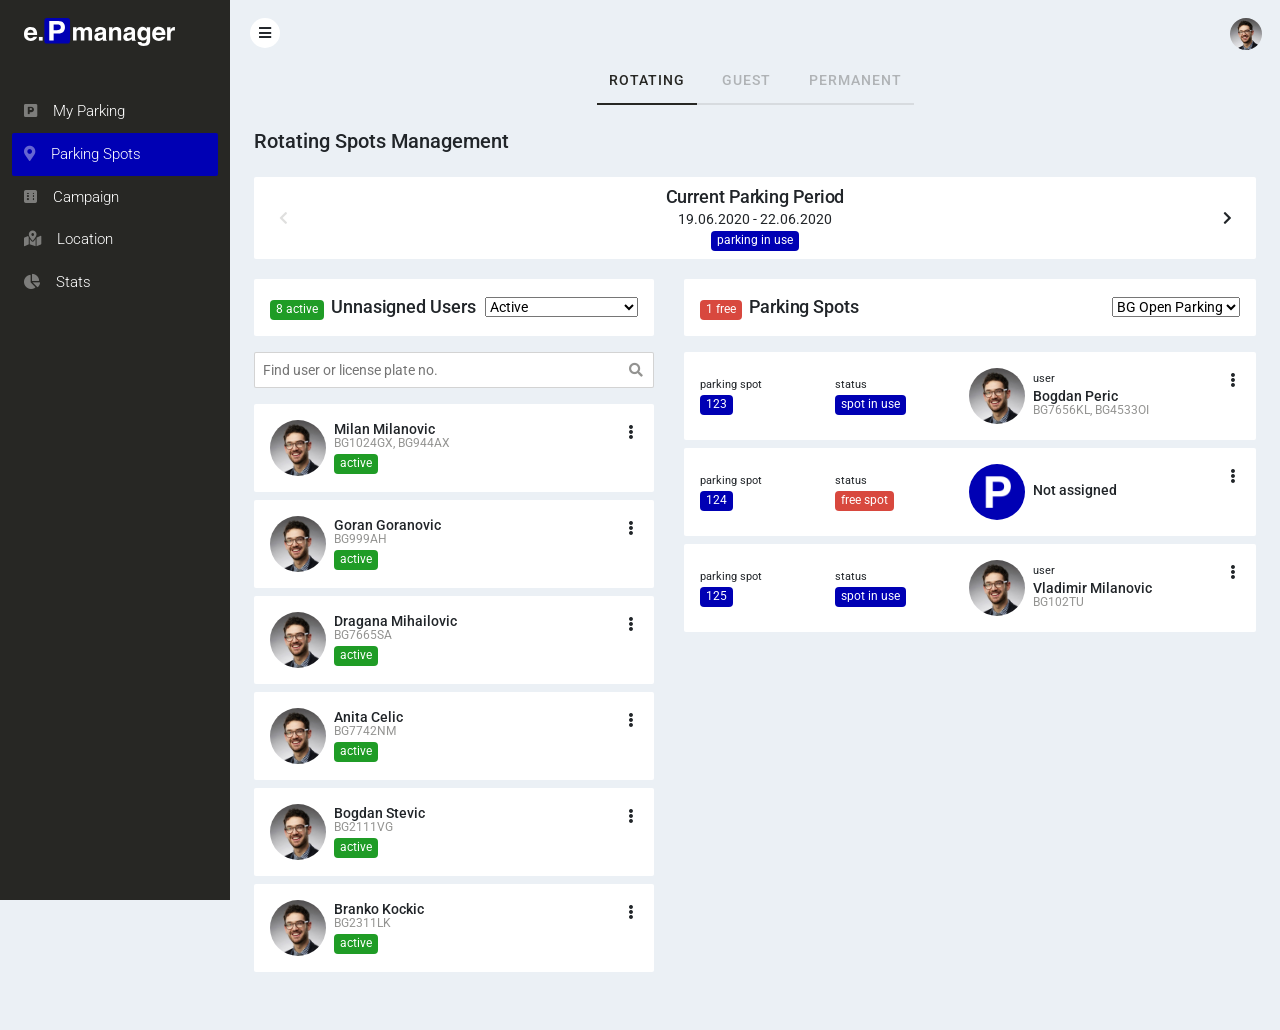
<file: spots.html>
<!DOCTYPE html>

<head>
    <meta name="viewport" content="width=device-width, initial-scale=1.0, maximum-scale=1.0, user-scalable=no">
    <link rel="stylesheet" href="https://stackpath.bootstrapcdn.com/bootstrap/4.4.1/css/bootstrap.min.css"
        integrity="sha384-Vkoo8x4CGsO3+Hhxv8T/Q5PaXtkKtu6ug5TOeNV6gBiFeWPGFN9MuhOf23Q9Ifjh" crossorigin="anonymous">
    <!-- <link rel="stylesheet" type="text/css" href="assets/styles/bundle.css"> -->
    <link rel="stylesheet" type="text/css" href="assets/styles/global.css">
    <link rel="stylesheet" type="text/css" href="assets/fonts/fa.css">
    <link rel="stylesheet" type="text/css" href="assets/styles/grid.css">
    <link rel="stylesheet" type="text/css" href="assets/styles/bs-modifier.css">
    <link rel="stylesheet" type="text/css" href="assets/styles/fonts.css">
    <link rel="stylesheet" type="text/css" href="assets/styles/input.css">
    <link rel="stylesheet" type="text/css" href="assets/styles/block.css">
    <link rel="stylesheet" type="text/css" href="assets/styles/loader.css">
    <link rel="apple-touch-icon" sizes="57x57" href="assets/images/favico/apple-icon-57x57.png">
    <link rel="apple-touch-icon" sizes="60x60" href="assets/images/favico/apple-icon-60x60.png">
    <link rel="apple-touch-icon" sizes="72x72" href="assets/images/favico/apple-icon-72x72.png">
    <link rel="apple-touch-icon" sizes="76x76" href="assets/images/favico/apple-icon-76x76.png">
    <link rel="apple-touch-icon" sizes="114x114" href="assets/images/favico/apple-icon-114x114.png">
    <link rel="apple-touch-icon" sizes="120x120" href="assets/images/favico/apple-icon-120x120.png">
    <link rel="apple-touch-icon" sizes="144x144" href="assets/images/favico/apple-icon-144x144.png">
    <link rel="apple-touch-icon" sizes="152x152" href="assets/images/favico/apple-icon-152x152.png">
    <link rel="apple-touch-icon" sizes="180x180" href="assets/images/favico/apple-icon-180x180.png">
    <link rel="icon" type="image/png" sizes="192x192"  href="assets/images/favico/android-icon-192x192.png">
    <link rel="icon" type="image/png" sizes="32x32" href="assets/images/favico/favicon-32x32.png">
    <link rel="icon" type="image/png" sizes="96x96" href="assets/images/favico/favicon-96x96.png">
    <link rel="icon" type="image/png" sizes="16x16" href="assets/images/favico/favicon-16x16.png">
    <link rel="manifest" href="assets/images/favico/manifest.json">
    <meta name="msapplication-TileColor" content="#ffffff">
    <meta name="msapplication-TileImage" content="assets/images/favico/ms-icon-144x144.png">
    <meta name="theme-color" content="#ffffff">
    <script src="https://ajax.googleapis.com/ajax/libs/jquery/3.4.1/jquery.min.js"></script>
    <script src="https://maxcdn.bootstrapcdn.com/bootstrap/4.0.0/js/bootstrap.min.js"
        integrity="sha384-JZR6Spejh4U02d8jOt6vLEHfe/JQGiRRSQQxSfFWpi1MquVdAyjUar5+76PVCmYl"
        crossorigin="anonymous"></script>
    <script src="assets/vendor/zoom-master/jquery.zoom.min.js"></script>
</head>

<body>

    <!-- SCROLL TOP -->
    <a href="javascript:void(0)" id="go-top"><i class="fas fa-chevron-up"></i></a>

    <!-- LOADER -->
    <div class="spinner-bg">
        <div class="spinner"></div>
    </div>

    <!------------------ MODALS START ------------------>

    <!-- USER PROFILE START -->
    <div class="modal fade" id="userProfile" data-backdrop="static" tabindex="-1" role="dialog"
        aria-labelledby="userProfile" aria-hidden="true">
        <div class="modal-dialog User History modal-lg" role="document">
            <div class="modal-content">
                <div class="modal-header py-5 px-4 p-sm-5">
                    <div class="d-flex justify-content-start align-items-center">
                        <div class="user-img">
                            <img src="assets/images/profile-1.jpg" alt="user name">
                        </div>
                        <div class="welcome-msg w-75 pl-3">Welcome to enjoy.ing Parking Manager Name Last Name
                        </div>
                    </div>
                </div>
                <div class="modal-body p-4 p-sm-5">
                    <div class="form-title mb-4">Please enter your profile data to be able to use the app</div>
                    <div class="row mb-4">
                        <div class="col-12 col-sm-6 mb-4 mb-sm-0">
                            <label for="license-plate1">license plate 1</label>
                            <input class="error" type="text" name="license-plate1">
                            <div class="error-msg" style="visibility: visible;">Required field!</div>
                        </div>
                        <div class="col-12 col-sm-6">
                            <label for="license-plate2">license plate 2 (optional)</label>
                            <input type="text" name="license-plate2">
                            <div class="error-msg">Enter without white space!</div>
                        </div>
                    </div>
                    <div class="row mb-5">
                        <div class="col-12 col-sm-6 mb-4 mb-sm-0">
                            <label for="preffered-location">preffered location</label>
                            <select class="w-100" name="preffered location">
                                <option>Belgrade - GTC GH</option>
                                <option>Belgrade - GTC 41</option>
                                <option selected>Belgrade - Open Parking</option>
                                <option>Kragujevac - Open Parking</option>
                                <option>Nis - Open Parking</option>
                            </select>
                        </div>
                        <div class="col-12 col-sm-6 d-flex align-items-end">
                            <div class="d-inline-flex align-items-center">
                                <div>
                                    <div class="flipswitch">
                                        <input type="checkbox" name="use-campaign" class="flipswitch-checkbox"
                                            id="use-campaign">
                                        <label class="flipswitch-label m-0" for="use-campaign">
                                            <span class="flipswitch-inner"></span>
                                            <span class="flipswitch-switch"></span>
                                        </label>
                                    </div>
                                </div>
                                <label class="pl-2 m-0">Participate in Parking Campaigns</label>
                            </div>
                        </div>
                    </div>
                    <button class="btn btn-primary" data-dismiss="modal" aria-label="Close">Continue</button>
                </div>
            </div>
        </div>
    </div>
    <!-- USER PROFILE END -->

    <!-- VIEW USER REPORT START -->
    <div class="modal fade" id="userHistory" data-backdrop="static" tabindex="-1" role="dialog"
        aria-labelledby="userHistory" aria-hidden="true">
        <div class="modal-dialog modal-lg" role="document">
            <div class="modal-content">
                <div class="modal-header border-0">
                    <!-- <div class="modal-title mb-2">Campaign Report</div> -->
                    <div>
                        <div class="d-flex align-items-center">
                            <div class="pr-profile">
                                <img src="assets/images/profile-1.jpg" alt="user name">
                            </div>
                            <span class="ml-2">
                                <div class="pr-user-name">Milan Milanovic</div>
                                <div class="pr-user-license-plates mb-1">BG1024GX, BG944AX
                                </div>
                                <span class="badge badge-success">active</span>
                            </span>
                        </div>


                    </div>
                    <button type="button" class="close" data-dismiss="modal" aria-label="Close">
                        <span aria-hidden="true" class="fas fa-times-circle"></span>
                    </button>
                </div>
                <div class="modal-body">
                    <div class="row">
                        <div class="col-12 d-flex justify-content-between align-items-center mb-4">
                            <div class="form-title">User History</div>
                            <div>
                                <select>
                                    <option selected>2021</option>
                                    <option>2020</option>
                                </select>
                            </div>
                        </div>
                    </div>
                    <div class="row">
                        <div class="col-12">
                            <div class="table-scroll">
                                <div>
                                    <div>
                                        <span class="badge badge-primary mr-1 mb-1">5&times; total</span>
                                        <span class="badge badge-success mr-1 mb-1">4&times; confirmed</span>
                                        <span class="badge badge-warning mr-1 mb-1">1&times; unconfirmed</span>
                                        <span class="badge badge-success mr-1 mb-1">1&times; canceled</span>
                                    </div>
                                    <table class="pr-default-table mb-2">
                                        <thead>
                                            <tr>
                                                <th>location</th>
                                                <th>spot</th>
                                                <th>parking period</th>
                                                <th>status</th>
                                            </tr>
                                        </thead>
                                        <tbody>
                                            <tr>
                                                <td>
                                                    BG Open space
                                                </td>
                                                <td>
                                                    <span class="badge badge-primary">243</span>
                                                </td>
                                                <td>
                                                    21.06. - 26.06.
                                                </td>
                                                <td>
                                                    <span class="badge badge-success">confirmed</span>
                                                </td>
                                            </tr>
                                            <tr>
                                                <td>
                                                    BG GTC 41
                                                </td>
                                                <td>
                                                    <span class="badge badge-primary">level 2 - 292</span>
                                                </td>
                                                <td>
                                                    01.06. - 5.06.
                                                </td>
                                                <td>
                                                    <span class="badge badge-warning">unconfirmed</span>
                                                </td>
                                            </tr>
                                            <tr>
                                                <td>
                                                    BG Open space
                                                </td>
                                                <td>
                                                    <span class="badge badge-primary">144</span>
                                                </td>
                                                <td>
                                                    17.05.
                                                </td>
                                                <td>
                                                    <span class="badge badge-secondary">canceled</span>
                                                </td>
                                            </tr>
                                            <tr>
                                                <td>
                                                    BG Open space
                                                </td>
                                                <td>
                                                    <span class="badge badge-primary">144</span>
                                                </td>
                                                <td>
                                                    14.05. - 19.05.
                                                </td>
                                                <td>
                                                    <span class="badge badge-success">confirmed</span>
                                                </td>
                                            </tr>
                                            <tr>
                                                <td>
                                                    BG Open space
                                                </td>
                                                <td>
                                                    <span class="badge badge-primary">092</span>
                                                </td>
                                                <td>
                                                    9.04. - 14.04.
                                                </td>
                                                <td>
                                                    <span class="badge badge-success">confirmed</span>
                                                </td>
                                            </tr>
                                            <tr>
                                                <td>
                                                    BG GTC GH
                                                </td>
                                                <td>
                                                    <span class="badge badge-primary">garage A - 059</span>
                                                </td>
                                                <td>
                                                    1.02. - 5.02.
                                                </td>
                                                <td>
                                                    <span class="badge badge-success">confirmed</span>
                                                </td>
                                            </tr>
                                        </tbody>
                                    </table>
                                </div>
                            </div>
                        </div>
                    </div>
                    <div class="mt-5 mb-3">
                        <button class="btn btn-primary mr-3">Export PDF</button>
                        <button class="btn btn-danger" data-dismiss="modal" aria-label="Close">Close</button>
                    </div>
                </div>
            </div>
        </div>
    </div>
    <!-- VIEW USER REPORT END -->

    <!-- DEACTIVATE USER START -->
    <div class="modal fade" id="deactivateUser" data-backdrop="static" tabindex="-1" role="dialog"
        aria-labelledby="deactivateUser" aria-hidden="true">
        <div class="modal-dialog modal-lg" role="document">
            <div class="modal-content">
                <div class="modal-header border-0">
                    <div>
                        <div class="d-flex align-items-center">
                            <div class="pr-profile">
                                <img src="assets/images/profile-1.jpg" alt="user name">
                            </div>
                            <span class="ml-2">
                                <div class="pr-user-name">Milan Milanovic</div>
                                <div class="pr-user-license-plates mb-1">BG1024GX, BG944AX
                                </div>
                                <span class="badge badge-success">active</span>
                            </span>
                        </div>
                    </div>
                    <button type="button" class="close" data-dismiss="modal" aria-label="Close">
                        <span aria-hidden="true" class="fas fa-times-circle"></span>
                    </button>
                </div>
                <div class="modal-body">
                    <div class="form-title mb-2">Deactivate User</div>
                    <div class="row mb-2">
                        <div class="col-12 col-sm-6 mb-2 mb-sm-0">
                            <label for="disable-from">deactivate from</label>
                            <input type="datetime" name="disable-from">
                            <div class="error-msg">Required field!</div>
                        </div>
                        <div class="col-12 col-sm-6">
                            <label for="disable-to">until</label>
                            <input type="datetime" name="disable-to">
                            <div class="error-msg">Enter without white space!</div>
                        </div>
                    </div>

                    <div class="d-inline-flex align-items-center">
                        <div>
                            <div class="flipswitch">
                                <input type="checkbox" name="campaign-view-mode" class="flipswitch-checkbox"
                                    id="permanent-deactivate-user">
                                <label class="flipswitch-label m-0" for="permanent-deactivate-user">
                                    <span class="flipswitch-inner"></span>
                                    <span class="flipswitch-switch"></span>
                                </label>
                            </div>
                        </div>
                        <label class="pl-2 m-0">Permanently Deactivate User</label>
                    </div>
                    <div class="mt-5 mb-3">
                        <button class="btn btn-primary mr-3">Deactivate</button>
                        <button class="btn btn-danger" data-dismiss="modal" aria-label="Close">Cancel</button>
                    </div>
                </div>
            </div>
        </div>
    </div>
    <!-- DEACTIVATE USER END -->

    <!-- ACTIVATE USER START -->
    <div class="modal fade" id="activateUser" data-backdrop="static" tabindex="-1" role="dialog"
        aria-labelledby="activateUser" aria-hidden="true">
        <div class="modal-dialog modal-dialog-centered modal-md" role="document">
            <div class="modal-content">
                <div class="modal-header">
                    <div>
                        <div class="modal-title my-4">Are you sure you want to activate { User Name Last Name }?
                        </div>
                    </div>
                </div>
                <div class="modal-body">
                    <div class="my-3">
                        <button class="btn btn-primary mr-3">Activate</button>
                        <button class="btn btn-secondary" data-dismiss="modal" aria-label="Close">Cancel</button>
                    </div>
                </div>
            </div>
        </div>
    </div>
    <!-- ACTIVATE USER END -->

    <!-- ASSIGN SPOT TO USER START -->
    <div class="modal fade" id="assignSpot" data-backdrop="static" tabindex="-1" role="dialog"
        aria-labelledby="assignSpot" aria-hidden="true">
        <div class="modal-dialog modal-lg" role="document">
            <div class="modal-content">
                <div class="modal-header border-0">
                    <div>
                        <div class="d-flex align-items-center">
                            <div class="pr-profile">
                                <img src="assets/images/profile-1.jpg" alt="user name">
                            </div>
                            <span class="ml-2">
                                <div class="pr-user-name">Milan Milanovic</div>
                                <div class="pr-user-license-plates mb-1">BG1024GX, BG944AX
                                </div>
                                <span class="badge badge-success">active</span>
                            </span>
                        </div>
                    </div>
                    <button type="button" class="close" data-dismiss="modal" aria-label="Close">
                        <span aria-hidden="true" class="fas fa-times-circle"></span>
                    </button>
                </div>
                <div class="modal-body">
                    <div class="form-title mb-2">Assign Parking Spot</div>
                    <div class="row mb-3">
                        <div class="col-12 col-sm-6 mb-2 mb-sm-0">
                            <label for="location">location</label>
                            <select name="location" class="w-100">
                                <option selected>BG Open space</option>
                                <option>BG GTC GH</option>
                                <option>BG GTC 41</option>
                                <option>KG Open space</option>
                                <option>NI Open space</option>
                            </select>
                        </div>
                        <div class="col-12 col-sm-6">
                            <label for="spot">parking spot</label>
                            <select name="location" class="w-100">
                                <option selected>124</option>
                                <option>225</option>
                            </select>
                        </div>
                    </div>
                    <p>Spot will be asigned to selected user until { parking period end date }.</p>
                    <div>
                        <div class="mt-5 mb-3">
                            <button class="btn btn-primary mr-3">Assign</button>
                            <button class="btn btn-danger" data-dismiss="modal" aria-label="Close">Cancel</button>
                        </div>
                    </div>
                </div>
            </div>
        </div>
    </div>
    <!-- ASSIGN SPOT TO USER END -->

    <!-- SPOT HISTORY START -->
    <div class="modal fade" id="spotHistory" tabindex="-1" role="dialog" aria-labelledby="spotHistory"
        aria-hidden="true">
        <div class="modal-dialog modal-lg" role="document">
            <div class="modal-content">
                <div class="modal-header border-0">
                    <div class="modal-title">Parking Spot History</div>
                    <button type="button" class="close" data-dismiss="modal" aria-label="Close">
                        <span aria-hidden="true" class="fas fa-times-circle"></span>
                    </button>
                </div>
                <div class="modal-body">
                    <div class="row">
                        <div class="col-12 mb-4">
                            <span class="badge badge-primary">BG Open space</span>
                            <span class="badge badge-primary ml-1">123</span>
                        </div>
                    </div>
                    <div class="row">
                        <div class="col-12 d-flex justify-content-between align-items-center mb-3">
                            <div>
                                <label>select period</label>
                                <select>
                                    <option selected>2021</option>
                                    <option>2020</option>
                                </select>
                                <select class="ml-2">
                                    <option>past month</option>
                                    <option selected>past 3 months</option>
                                    <option>past 6 months</option>
                                    <option>all</option>

                                </select>
                            </div>
                            <div class="text-right">
                                <a href="javascript:void(0)" class="badge badge-secondary p-2" id="view-location"><i
                                        class="fas fa-map-marker-alt"></i></a>
                            </div>
                        </div>
                    </div>
                    <div class="row">
                        <div class="col-12">
                            <div class="parking-sceheme-img mb-3" style="display: none;">
                                <img src="assets/images/BGopenparking.jpg" alt="parking scheme">
                            </div>
                        </div>
                    </div>
                    <div class="row">
                        <div class="col-12">

                            <div class="table-scroll">
                                <div>
                                    <table class="pr-default-table mb-2">
                                        <thead>
                                            <tr>
                                                <th>parking period</th>
                                                <th>user</th>
                                                <th>status</th>
                                            </tr>
                                        </thead>
                                        <tbody>
                                            <tr>
                                                <td>
                                                    22.06. - 26.06.
                                                </td>
                                                <td>
                                                    <div>Milan Mirkovic</div>
                                                    <div class="small">BG1024GX, BG911AU</div>

                                                </td>
                                                <td>
                                                    <span class="badge badge-primary">spot in use</span>
                                                </td>
                                            </tr>
                                            <tr>
                                                <td>
                                                    15.06. - 19.06.
                                                </td>
                                                <td>
                                                    <div>Dejan Blagojevic</div>
                                                    <div class="small">BG1223TU</div>
                                                </td>
                                                <td>
                                                    <span class="badge badge-success">confirmed</span>
                                                </td>
                                            </tr>
                                            <tr>
                                                <td>
                                                    11.06. - 12.06.
                                                </td>
                                                <td>
                                                    <div>Ljubomir Karaklajic</div>
                                                    <div class="small">BG1122ER, BG3344AS</div>
                                                </td>
                                                <td>
                                                    <span class="badge badge-success">confirmed</span>
                                                </td>
                                            </tr>
                                            <tr>
                                                <td>
                                                    10.06.
                                                </td>
                                                <td>
                                                    <div>Bojan Kisic</div>
                                                    <div class="small">B8877HG</div>
                                                </td>
                                                <td>
                                                    <span class="badge badge-secondary">canceled</span>
                                                </td>
                                            </tr>
                                            <tr>
                                                <td>
                                                    08.06. - 12.06.
                                                </td>
                                                <td>
                                                    <div>Bojan Kisic</div>
                                                    <div class="small">B8877HG</div>
                                                </td>
                                                <td>
                                                    <span class="badge badge-success">confirmed</span>
                                                </td>
                                            </tr>
                                            <tr>
                                                <td>
                                                    08.06. - 12.06.
                                                </td>
                                                <td>
                                                    <div>Milica Ruzic</div>
                                                    <div class="small">BG677TY</div>
                                                </td>
                                                <td>
                                                    <span class="badge badge-success">confirmed</span>
                                                </td>
                                            </tr>
                                            <tr>
                                                <td>
                                                    04.06. - 05.06.
                                                </td>
                                                <td>
                                                    <div>Danijela Vlasic</div>
                                                    <div class="small">BG9971BH</div>
                                                </td>
                                                <td>
                                                    <span class="badge badge-success">confirmed</span>
                                                </td>
                                            </tr>
                                            <tr>
                                                <td>
                                                    01.06. - 03.06.
                                                </td>
                                                <td>
                                                    <div>Bogdan Perisic</div>
                                                    <div class="small">KG887SD</div>
                                                </td>
                                                <td>
                                                    <span class="badge badge-primary">guest</span>
                                                </td>
                                            </tr>
                                            <tr>
                                                <td>
                                                    28.05. - 29.05
                                                </td>
                                                <td>
                                                    <div>N/A</div>
                                                    <div class="small">N/A</div>
                                                </td>
                                                <td>
                                                    <span class="badge badge-danger">free</span>
                                                </td>
                                            </tr>
                                            <tr>
                                                <td>
                                                    27.05.
                                                </td>
                                                <td>
                                                    <div>Milorad Zeljic</div>
                                                    <div class="small">BG1112ER</div>
                                                </td>
                                                <td>
                                                    <span class="badge badge-secondary">canceled</span>
                                                </td>
                                            </tr>
                                            <tr>
                                                <td>
                                                    25.05. - 29.05.
                                                </td>
                                                <td>
                                                    <div>Milorad Zeljic</div>
                                                    <div class="small">BG1112ER</div>
                                                </td>
                                                <td>
                                                    <span class="badge badge-success">confirmed</span>
                                                </td>
                                            </tr>
                                            <tr>
                                                <td>
                                                    18.05. - 22.05.
                                                </td>
                                                <td>
                                                    <div>Dejan Bodrozic</div>
                                                    <div class="small">BG233ER, BG9788JH</div>
                                                </td>
                                                <td>
                                                    <span class="badge badge-success">confirmed</span>
                                                </td>
                                            </tr>
                                            <tr>
                                                <td>
                                                    11.05. - 15.05.
                                                </td>
                                                <td>
                                                    <div>Zorana Zoric</div>
                                                    <div class="small">BG3583RE</div>
                                                </td>
                                                <td>
                                                    <span class="badge badge-success">confirmed</span>
                                                </td>
                                            </tr>
                                            <tr>
                                                <td>
                                                    04.05. - 08.05.
                                                </td>
                                                <td>
                                                    <div>Goran Mitrovic</div>
                                                    <div class="small">BG9855FF</div>
                                                </td>
                                                <td>
                                                    <span class="badge badge-success">confirmed</span>
                                                </td>
                                            </tr>
                                            <tr>
                                                <td>
                                                    01.05.
                                                </td>
                                                <td>
                                                    <div>N/A</div>
                                                    <div class="small">N/A</div>
                                                </td>
                                                <td>
                                                    <span class="badge badge-danger">public holiday</span>
                                                </td>
                                            </tr>
                                            <tr>
                                                <td>
                                                    27.04. - 30.04.
                                                </td>
                                                <td>
                                                    <div>Luka Bokovic</div>
                                                    <div class="small">BG7665VB</div>
                                                </td>
                                                <td>
                                                    <span class="badge badge-success">assigned</span>
                                                </td>
                                            </tr>
                                            <tr>
                                                <td>
                                                    20.04. - 24.04.
                                                </td>
                                                <td>
                                                    <div>Mirjana Lalic</div>
                                                    <div class="small">BG7655DF</div>
                                                </td>
                                                <td>
                                                    <span class="badge badge-success">assigned</span>
                                                </td>
                                            </tr>
                                            <tr>
                                                <td>
                                                    13.04. - 17.04.
                                                </td>
                                                <td>
                                                    <div>Nenad Peric</div>
                                                    <div class="small">BG5543JL</div>
                                                </td>
                                                <td>
                                                    <span class="badge badge-success">assigned</span>
                                                </td>
                                            </tr>
                                            <tr>
                                                <td>
                                                    06.04. - 10.04.
                                                </td>
                                                <td>
                                                    <div>Predrag Tomic</div>
                                                    <div class="small">BG1877GH, BG1944OP</div>
                                                </td>
                                                <td>
                                                    <span class="badge badge-success">assigned</span>
                                                </td>
                                            </tr>
                                            <tr>
                                                <td>
                                                    30.03. - 03.04.
                                                </td>
                                                <td>
                                                    <div>Milan Borkovic</div>
                                                    <div class="small">BG1755ER</div>
                                                </td>
                                                <td>
                                                    <span class="badge badge-success">assigned</span>
                                                </td>
                                            </tr>
                                        </tbody>
                                    </table>
                                </div>
                            </div>

                        </div>
                    </div>


                    <div class="mt-5 mb-3">
                        <button class="btn btn-primary mr-3">Export as PDF</button>
                        <button class="btn btn-danger" data-dismiss="modal" aria-label="Close">Close</button>
                    </div>
                </div>
            </div>
        </div>
    </div>
    <!-- SPOT HISTORY END -->

    <!-- SHOW MAP START -->
    <div class="modal fade" id="locationLayout" tabindex="-1" role="dialog" aria-labelledby="locationLayout"
        aria-hidden="true">
        <div class="modal-dialog  modal-lg" role="document">
            <div class="modal-content">
                <div class="modal-header border-0">
                    <div class="modal-title">{ location name } Layout</div>
                    <button type="button" class="close" data-dismiss="modal" aria-label="Close">
                        <span aria-hidden="true" class="fas fa-times-circle"></span>
                    </button>
                </div>
                <div class="modal-body">
                    <div class="row">
                        <div class="col-12 mb-5">
                            <div class="parking-sceheme-img">
                                <img src="assets/images/BGopenparking.jpg" alt="parking scheme" />
                            </div>
                        </div>
                    </div>
                </div>
            </div>
        </div>
    </div>
    <!-- SHOW MAP END -->

    <!------------------ MODALS END ------------------>


    <div>
        <div class="pr-top-bar nav-down">
            <div class="pr-profile" data-toggle="modal" data-target="#userProfile">
                <img src="assets/images/profile-1.jpg" alt="user name">
            </div>
        </div>

        <!-- LEFT  NAV -->
        <div class="pr-container-nav nav-responsive">
            <div class="pr-logo">
                <img src="assets/images/app-logo_w.svg" alt="e.parkingManager" />
            </div>
            <div class="pr-nav-button nav-down fas fa-bars"></div>
            <nav>
                <ul>
                    <li>
                        <a href="index.html"><i class="fas fa-parking pr-3"></i>My Parking</a>
                    </li>
                    <li>
                        <a href="spots.html" class="active"><i class="fas fa-map-marker-alt pr-3"></i>Parking Spots</a>
                    </li>
                    <li>
                        <a href="campaign.html"><i class="fas fa-dice-six pr-3"></i>Campaign</a>
                    </li>
                    <li>
                        <a href="location.html"><i class="fas fa-map-marked-alt pr-3"></i>Location</a>
                    </li>
                    <li>
                        <a href="stats.html"><i class="fas fa-chart-pie pr-3"></i>Stats</a>
                    </li>
                </ul>
            </nav>
        </div>

        <!-- CONTENT -->
        <div class="pr-wrapper-right">
            <div class="pr-container-content">
                <div class="d-flex justify-content-center align-items-center mb-4 panel-tabs">
                    <a class="parking-type active" data-tab="tab-1" href="javascript:void(0)">rotating</a>
                    <a class="parking-type" data-tab="tab-2" href="javascript:void(0)">guest</a>
                    <a class="parking-type" data-tab="tab-3" href="javascript:void(0)">permanent</a>
                </div>
                <div id="tab-1" class="tab-content">
                    <div class="d-flex justify-content-between align-items-center mb-3">
                        <h5>Rotating Spots Management</h5>
                        <!-- <div class="d-inline-flex align-items-center">
                            <div>
                                <div class="flipswitch">
                                    <input type="checkbox" name="campaign-view-mode" class="flipswitch-checkbox"
                                        id="campaign-view-mode">
                                    <label class="flipswitch-label m-0" for="campaign-view-mode">
                                        <span class="flipswitch-inner"></span>
                                        <span class="flipswitch-switch"></span>
                                    </label>
                                </div>
                            </div>
                            <label class="pl-2 m-0">Campaign View</label>
                        </div> -->
                    </div>
                    <div class="row mb-1">
                        <div class="col-12 pr-block mb-3">
                            <div class="pr-block-content text-center p-2 bg-white">
                                <div class="d-flex justify-content-between align-items-center">
                                    <span class="current-period-arrow inactive fas fa-chevron-left"></span>
                                    <div class="current-period-date">
                                        <span class="title">Current Parking Period</span>
                                        <p class="m-0">19.06.2020 - 22.06.2020</p>
                                        <span class="badge badge-primary">parking in use</span>
                                    </div>
                                    <div class="campaign-period-date" style="display: none;">
                                        <span class="title">Next Parking Period</span>
                                        <p class="m-0">25.06.2020 - 03.06.2020</p>
                                        <span class="badge badge-warning">camapaign running</span>
                                    </div>
                                    <span class="campaign-period-arrow fas fa-chevron-right"></span>
                                </div>
                            </div>
                        </div>
                    </div>
                    <div class="row">
                        <!-- LEFT BLOCK START -->
                        <div class="col-12 col-lg-5">
                            <div class="row">

                                <!-- UNNASIGNED USERS -->
                                <div class="col-12 pr-block mb-2 mb-sm-3">
                                    <div class="pr-block-content p-3">
                                        <div class="d-flex justify-content-between align-items-center">
                                            <div>
                                                <span class="badge badge-success mr-1" id="unnasigned-active-count">8
                                                    active</span>
                                                <span class="title">Unnasigned Users</span>
                                            </div>
                                            <span>
                                                <select name="unassignedStatus">
                                                    <option value="1">Active</option>
                                                    <option value="2">All</option>
                                                    <option value="3">Inactive</option>
                                                    <option value="4">Permanently Inactive</option>
                                                </select>
                                            </span>
                                        </div>
                                        <!-- BLOCK -->
                                        <!-- <div class="pr-block-menu fas fa-ellipsis-v">
                                        <div class="menu-items" style="display: none;">
                                            <div class="pointer"></div>
                                            <ul>
                                                <li>
                                                    <a href="javascript:void(0)" class="menu-item">Export yearly report
                                                        to pdf</a>
                                                </li>
                                            </ul>
                                        </div>
                                    </div> -->
                                    </div>
                                </div>


                                <div class="col-12 pk-user-list">

                                    <!-- FIND USER -->
                                    <div class="mb-2 mb-sm-3">
                                        <div class="position-relative">
                                            <input type="text" id="filter-users"
                                                placeholder="Find user or license plate no." value="" />
                                            <span class="input-icon fas fa-search"></span>
                                        </div>
                                    </div>

                                    <div class="unassigned-user-list current-period-list">
                                        <!-- USER -->
                                        <div class="pr-block mb-2">
                                            <div class="pr-block-content py-3">

                                                <div
                                                    class="d-flex justify-content-between align-items-center unnasigned-user-data">
                                                    <div>
                                                        <div class="d-flex align-items-center">
                                                            <div class="pr-profile">
                                                                <img src="assets/images/profile-1.jpg" alt="user name">
                                                            </div>
                                                            <span class="ml-2">
                                                                <div class="pr-user-name">Milan Milanovic</div>
                                                                <div class="pr-user-license-plates mb-1">BG1024GX,
                                                                    BG944AX
                                                                </div>
                                                                <span class="badge badge-success">active</span>
                                                            </span>
                                                        </div>
                                                    </div>
                                                </div>
                                                <!-- BLOCK -->
                                                <div class="pr-block-menu fas fa-ellipsis-v">
                                                    <div class="menu-items" style="display: none;">
                                                        <div class="pointer"></div>
                                                        <ul>
                                                            <li>
                                                                <a href="javascript:void(0)" class="menu-item"
                                                                    data-toggle="modal" data-target="#assignSpot"
                                                                    aria-disabled="true">Assign Parking Spot</a>
                                                            </li>
                                                            <li>
                                                                <a href="javascript:void(0)" class="menu-item"
                                                                    data-toggle="modal" data-target="#userHistory"
                                                                    aria-disabled="false">User History</a>
                                                            </li>
                                                            <li>
                                                                <a href="javascript:void(0)" class="menu-item"
                                                                    data-toggle="modal" data-target="#deactivateUser"
                                                                    aria-disabled="false">Deactivate User</a>
                                                            </li>
                                                        </ul>
                                                    </div>
                                                </div>
                                            </div>
                                        </div>

                                        <!-- USER -->
                                        <div class="pr-block mb-2">
                                            <div class="pr-block-content py-3">
                                                <div
                                                    class="d-flex justify-content-between align-items-center unnasigned-user-data">
                                                    <div>
                                                        <div class="d-flex align-items-center">
                                                            <div class="pr-profile">
                                                                <img src="assets/images/profile-1.jpg" alt="user name">
                                                            </div>
                                                            <span class="ml-2">
                                                                <div class="pr-user-name">Goran Goranovic</div>
                                                                <div class="pr-user-license-plates mb-1">BG999AH</div>
                                                                <span class="badge badge-success">active</span>
                                                            </span>
                                                        </div>
                                                    </div>
                                                </div>

                                                <!-- BLOCK -->
                                                <div class="pr-block-menu fas fa-ellipsis-v">
                                                    <div class="menu-items" style="display: none;">
                                                        <div class="pointer"></div>
                                                        <ul>
                                                            <li>
                                                                <a href="javascript:void(0)" class="menu-item"
                                                                    data-toggle="modal" data-target="#assignSpot"
                                                                    aria-disabled="true">Assign Parking Spot</a>
                                                            </li>
                                                            <li>
                                                                <a href="javascript:void(0)" class="menu-item"
                                                                    data-toggle="modal" data-target="#userHistory"
                                                                    aria-disabled="false">User History</a>
                                                            </li>
                                                            <li>
                                                                <a href="javascript:void(0)" class="menu-item"
                                                                    data-toggle="modal" data-target="#deactivateUser"
                                                                    aria-disabled="false">Deactivate User</a>
                                                            </li>
                                                        </ul>
                                                    </div>
                                                </div>
                                            </div>
                                        </div>

                                        <!-- USER -->
                                        <div class="pr-block mb-2">
                                            <div class="pr-block-content py-3">
                                                <div
                                                    class="d-flex justify-content-between align-items-center unnasigned-user-data">
                                                    <div>
                                                        <div class="d-flex align-items-center">
                                                            <div class="pr-profile">
                                                                <img src="assets/images/profile-1.jpg" alt="user name">
                                                            </div>
                                                            <span class="ml-2">
                                                                <div class="pr-user-name">Dragana Mihailovic</div>
                                                                <div class="pr-user-license-plates mb-1">BG7665SA
                                                                </div>
                                                                <span class="badge badge-success">active</span>
                                                            </span>
                                                        </div>
                                                    </div>
                                                </div>
                                                <!-- BLOCK -->
                                                <div class="pr-block-menu fas fa-ellipsis-v">
                                                    <div class="menu-items" style="display: none;">
                                                        <div class="pointer"></div>
                                                        <ul>
                                                            <li>
                                                                <a href="javascript:void(0)" class="menu-item"
                                                                    data-toggle="modal" data-target="#assignSpot"
                                                                    aria-disabled="true">Assign Parking Spot</a>
                                                            </li>
                                                            <li>
                                                                <a href="javascript:void(0)" class="menu-item"
                                                                    data-toggle="modal" data-target="#userHistory"
                                                                    aria-disabled="false">User History</a>
                                                            </li>
                                                            <li>
                                                                <a href="javascript:void(0)" class="menu-item"
                                                                    data-toggle="modal" data-target="#deactivateUser"
                                                                    aria-disabled="false">Deactivate User</a>
                                                            </li>
                                                        </ul>
                                                    </div>
                                                </div>
                                            </div>
                                        </div>

                                        <!-- USER -->
                                        <div class="pr-block mb-2">
                                            <div class="pr-block-content py-3">
                                                <div
                                                    class="d-flex justify-content-between align-items-center unnasigned-user-data">
                                                    <div>
                                                        <div class="d-flex align-items-center">
                                                            <div class="pr-profile">
                                                                <img src="assets/images/profile-1.jpg" alt="user name">
                                                            </div>
                                                            <span class="ml-2">
                                                                <div class="pr-user-name">Anita Celic</div>
                                                                <div class="pr-user-license-plates mb-1">BG7742NM
                                                                </div>
                                                                <span class="badge badge-success">active</span>
                                                            </span>
                                                        </div>
                                                    </div>
                                                </div>
                                                <!-- BLOCK -->
                                                <div class="pr-block-menu fas fa-ellipsis-v">
                                                    <div class="menu-items" style="display: none;">
                                                        <div class="pointer"></div>
                                                        <ul>
                                                            <li>
                                                                <a href="javascript:void(0)" class="menu-item"
                                                                    data-toggle="modal" data-target="#assignSpot"
                                                                    aria-disabled="true">Assign Parking Spot</a>
                                                            </li>
                                                            <li>
                                                                <a href="javascript:void(0)" class="menu-item"
                                                                    data-toggle="modal" data-target="#userHistory"
                                                                    aria-disabled="false">User History</a>
                                                            </li>
                                                            <li>
                                                                <a href="javascript:void(0)" class="menu-item"
                                                                    data-toggle="modal" data-target="#deactivateUser"
                                                                    aria-disabled="false">Deactivate User</a>
                                                            </li>
                                                        </ul>
                                                    </div>
                                                </div>
                                            </div>
                                        </div>

                                        <!-- USER -->
                                        <div class="pr-block mb-2">
                                            <div class="pr-block-content py-3">
                                                <div
                                                    class="d-flex justify-content-between align-items-center unnasigned-user-data">
                                                    <div>
                                                        <div class="d-flex align-items-center">
                                                            <div class="pr-profile">
                                                                <img src="assets/images/profile-1.jpg" alt="user name">
                                                            </div>
                                                            <span class="ml-2">
                                                                <div class="pr-user-name">Bogdan Stevic</div>
                                                                <div class="pr-user-license-plates mb-1">BG2111VG</div>
                                                                <span class="badge badge-success">active</span>
                                                            </span>
                                                        </div>
                                                    </div>
                                                </div>

                                                <!-- BLOCK -->
                                                <div class="pr-block-menu fas fa-ellipsis-v">
                                                    <div class="menu-items" style="display: none;">
                                                        <div class="pointer"></div>
                                                        <ul>
                                                            <li>
                                                                <a href="javascript:void(0)" class="menu-item"
                                                                    data-toggle="modal" data-target="#assignSpot"
                                                                    aria-disabled="true">Assign Parking Spot</a>
                                                            </li>
                                                            <li>
                                                                <a href="javascript:void(0)" class="menu-item"
                                                                    data-toggle="modal" data-target="#userHistory"
                                                                    aria-disabled="false">User History</a>
                                                            </li>
                                                            <li>
                                                                <a href="javascript:void(0)" class="menu-item"
                                                                    data-toggle="modal" data-target="#deactivateUser"
                                                                    aria-disabled="false">Deactivate User</a>
                                                            </li>
                                                        </ul>
                                                    </div>
                                                </div>
                                            </div>
                                        </div>

                                        <!-- USER -->
                                        <div class="pr-block mb-2">
                                            <div class="pr-block-content py-3">
                                                <div
                                                    class="d-flex justify-content-between align-items-center unnasigned-user-data">
                                                    <div>
                                                        <div class="d-flex align-items-center">
                                                            <div class="pr-profile">
                                                                <img src="assets/images/profile-1.jpg" alt="user name">
                                                            </div>
                                                            <span class="ml-2">
                                                                <div class="pr-user-name">Branko Kockic</div>
                                                                <div class="pr-user-license-plates mb-1">BG2311LK</div>
                                                                <span class="badge badge-success">active</span>
                                                            </span>
                                                        </div>
                                                    </div>
                                                </div>

                                                <!-- BLOCK -->
                                                <div class="pr-block-menu fas fa-ellipsis-v">
                                                    <div class="menu-items" style="display: none;">
                                                        <div class="pointer"></div>
                                                        <ul>
                                                            <li>
                                                                <a href="javascript:void(0)" class="menu-item"
                                                                    data-toggle="modal" data-target="#userHistory"
                                                                    aria-disabled="false">User History</a>
                                                            </li>
                                                            <li>
                                                                <a href="javascript:void(0)" class="menu-item"
                                                                    data-toggle="modal" data-target="#deactivateUser"
                                                                    aria-disabled="false">Deactivate User</a>
                                                            </li>
                                                        </ul>
                                                    </div>
                                                </div>
                                            </div>
                                        </div>

                                        <!-- USER -->
                                        <div class="pr-block mb-2">
                                            <div class="pr-block-content py-3">
                                                <div
                                                    class="d-flex justify-content-between align-items-center unnasigned-user-data">
                                                    <div>
                                                        <div class="d-flex align-items-center">
                                                            <div class="pr-profile">
                                                                <img src="assets/images/profile-1.jpg" alt="user name">
                                                            </div>
                                                            <span class="ml-2">
                                                                <div class="pr-user-name">Jovan Deretic</div>
                                                                <div class="pr-user-license-plates mb-1">BG3451ER</div>
                                                                <span class="badge badge-warning">inactive until
                                                                    22.07.2021</span>
                                                            </span>
                                                        </div>
                                                    </div>
                                                </div>

                                                <!-- BLOCK -->
                                                <div class="pr-block-menu fas fa-ellipsis-v">
                                                    <div class="menu-items" style="display: none;">
                                                        <div class="pointer"></div>
                                                        <ul>
                                                            <li>
                                                                <a href="javascript:void(0)" class="menu-item"
                                                                    data-toggle="modal" data-target="#userHistory"
                                                                    aria-disabled="false">User History</a>
                                                            </li>
                                                            <li>
                                                                <a href="javascript:void(0)" class="menu-item"
                                                                    data-toggle="modal" data-target="#activateUser"
                                                                    aria-disabled="false">Activate User</a>
                                                            </li>
                                                        </ul>
                                                    </div>
                                                </div>
                                            </div>
                                        </div>

                                        <!-- USER -->
                                        <div class="pr-block mb-2">
                                            <div class="pr-block-content py-3">
                                                <div
                                                    class="d-flex justify-content-between align-items-center unnasigned-user-data">
                                                    <div>
                                                        <div class="d-flex align-items-center">
                                                            <div class="pr-profile">
                                                                <img src="assets/images/profile-1.jpg" alt="user name">
                                                            </div>
                                                            <span class="ml-2">
                                                                <div class="pr-user-name">Tihomir Lazic</div>
                                                                <div class="pr-user-license-plates mb-1">BG885PK
                                                                </div>
                                                                <span class="badge badge-danger">permanently
                                                                    inactive</span>
                                                            </span>
                                                        </div>
                                                    </div>
                                                </div>
                                                <!-- BLOCK -->
                                                <div class="pr-block-menu fas fa-ellipsis-v">
                                                    <div class="menu-items" style="display: none;">
                                                        <div class="pointer"></div>
                                                        <ul>
                                                            <li>
                                                                <a href="javascript:void(0)" class="menu-item"
                                                                    data-toggle="modal" data-target="#userHistory"
                                                                    aria-disabled="false">User History</a>
                                                            </li>
                                                            <li>
                                                                <a href="javascript:void(0)" class="menu-item"
                                                                    data-toggle="modal" data-target="#activateUser"
                                                                    aria-disabled="false">Activate User</a>
                                                            </li>
                                                        </ul>
                                                    </div>
                                                </div>
                                            </div>
                                        </div>

                                        <!-- NO RESULTS MSG -->
                                        <div class="results-message text-center">
                                            <div class="p-5">
                                                <h5>No Results Match your Search Criteria</h5>
                                                <p>Please modify your query</p>
                                            </div>
                                        </div>
                                    </div>

                                    <div class="unassigned-user-list campaign-period-list" style="display: none;">
                                        <!-- USER -->
                                        <div class="pr-block mb-2">
                                            <div class="pr-block-content py-3">
                                                <div
                                                    class="d-flex justify-content-between align-items-center unnasigned-user-data">
                                                    <div>
                                                        <div class="d-flex align-items-center">
                                                            <div class="pr-profile">
                                                                <img src="assets/images/profile-1.jpg" alt="user name">
                                                            </div>
                                                            <span class="ml-2">
                                                                <div class="pr-user-name">Svetislav Ilic</div>
                                                                <div class="pr-user-license-plates mb-1">BG7775MN</div>
                                                                <span class="badge badge-success">active</span>
                                                            </span>
                                                        </div>
                                                    </div>
                                                </div>

                                                <!-- BLOCK -->
                                                <div class="pr-block-menu fas fa-ellipsis-v">
                                                    <div class="menu-items" style="display: none;">
                                                        <div class="pointer"></div>
                                                        <ul>
                                                            <li>
                                                                <a href="javascript:void(0)" class="menu-item"
                                                                    data-toggle="modal" data-target="#assignSpot"
                                                                    aria-disabled="true">Assign Parking Spot</a>
                                                            </li>
                                                            <li>
                                                                <a href="javascript:void(0)" class="menu-item"
                                                                    data-toggle="modal" data-target="#userHistory"
                                                                    aria-disabled="false">User History</a>
                                                            </li>
                                                            <li>
                                                                <a href="javascript:void(0)" class="menu-item"
                                                                    data-toggle="modal" data-target="#deactivateUser"
                                                                    aria-disabled="false">Deactivate User</a>
                                                            </li>
                                                        </ul>
                                                    </div>
                                                </div>
                                            </div>
                                        </div>

                                        <!-- USER -->
                                        <div class="pr-block mb-2">
                                            <div class="pr-block-content py-3">
                                                <div
                                                    class="d-flex justify-content-between align-items-center unnasigned-user-data">
                                                    <div>
                                                        <div class="d-flex align-items-center">
                                                            <div class="pr-profile">
                                                                <img src="assets/images/profile-1.jpg" alt="user name">
                                                            </div>
                                                            <span class="ml-2">
                                                                <div class="pr-user-name">Nemanja Dukic</div>
                                                                <div class="pr-user-license-plates mb-1">BG2332PO</div>
                                                                <span class="badge badge-success">active</span>
                                                            </span>
                                                        </div>
                                                    </div>
                                                </div>

                                                <!-- BLOCK -->
                                                <div class="pr-block-menu fas fa-ellipsis-v">
                                                    <div class="menu-items" style="display: none;">
                                                        <div class="pointer"></div>
                                                        <ul>
                                                            <li>
                                                                <a href="javascript:void(0)" class="menu-item"
                                                                    data-toggle="modal" data-target="#userHistory"
                                                                    aria-disabled="false">User History</a>
                                                            </li>
                                                            <li>
                                                                <a href="javascript:void(0)" class="menu-item"
                                                                    data-toggle="modal" data-target="#deactivateUser"
                                                                    aria-disabled="false">Deactivate User</a>
                                                            </li>
                                                        </ul>
                                                    </div>
                                                </div>
                                            </div>
                                        </div>

                                        <!-- USER -->
                                        <div class="pr-block mb-2">
                                            <div class="pr-block-content py-3">
                                                <div
                                                    class="d-flex justify-content-between align-items-center unnasigned-user-data">
                                                    <div>
                                                        <div class="d-flex align-items-center">
                                                            <div class="pr-profile">
                                                                <img src="assets/images/profile-1.jpg" alt="user name">
                                                            </div>
                                                            <span class="ml-2">
                                                                <div class="pr-user-name">Jelena Canic</div>
                                                                <div class="pr-user-license-plates mb-1">BG9822FG</div>
                                                                <span class="badge badge-success">active</span>
                                                            </span>
                                                        </div>
                                                    </div>
                                                </div>
                                                <!-- BLOCK -->
                                                <div class="pr-block-menu fas fa-ellipsis-v">
                                                    <div class="menu-items" style="display: none;">
                                                        <div class="pointer"></div>
                                                        <ul>
                                                            <li>
                                                                <a href="javascript:void(0)" class="menu-item"
                                                                    data-toggle="modal" data-target="#userHistory"
                                                                    aria-disabled="false">User History</a>
                                                            </li>
                                                            <li>
                                                                <a href="javascript:void(0)" class="menu-item"
                                                                    data-toggle="modal" data-target="#activateUser"
                                                                    aria-disabled="false">Activate User</a>
                                                            </li>
                                                        </ul>
                                                    </div>
                                                </div>
                                            </div>
                                        </div>

                                        <!-- NO RESULTS MSG -->
                                        <div class="results-message text-center">
                                            <div class="p-5">
                                                <h5>No Results Match your Search Criteria</h5>
                                                <p>Please modify your query</p>
                                            </div>
                                        </div>
                                    </div>

                                </div>


                            </div>
                        </div>
                        <!-- LEFT BLOCK END -->

                        <!-- RIGHT BLOCK START -->
                        <div class="col-12 col-lg-7">
                            <div class="row">
                                <!-- CAMPAIGN HISTORY HEADER -->
                                <div class="col-12 pr-block mt-4 mt-lg-0 mb-2 mb-lg-3">
                                    <div class="pr-block-content p-3" id="spots-header">
                                        <div class="d-flex justify-content-between align-items-center">
                                            <div>
                                                <span class="badge badge-danger mr-1" id="free-spot-count">1 free</span>
                                                <span class="title">Parking Spots</span>
                                            </div>
                                            <select>
                                                <option selected>BG Open Parking</option>
                                                <option>BG GTC GH</option>
                                                <option>BG GTC 41</option>
                                                <option>KG Open Parking</option>
                                                <option>NI Open Parking</option>
                                            </select>
                                        </div>

                                        <!-- BLOCK -->
                                        <!-- <div class="pr-block-menu fas fa-ellipsis-v">
                                            <div class="menu-items">
                                                <div class="pointer"></div>
                                                <ul>
                                                    <li>
                                                        <a href="javascript:void(0)" class="menu-item">Export yearly
                                                            report
                                                            to pdf</a>
                                                    </li>
                                                </ul>
                                            </div>
                                        </div> -->
                                    </div>
                                </div>

                                <div class="col-12">
                                    <div class="campaign-history-list current-period-list">

                                        <!-- CAMPAIGN HISTORY ENTRY -->
                                        <div class="pr-block mb-2">
                                            <div class="pr-block-content py-3">
                                                <div class="row align-items-start align-items-md-center">
                                                    <div class="col-6 col-md-3 order-2 order-md-1">
                                                        <div class="small">parking spot</div>
                                                        <span class="badge badge-primary cursor-pointer"
                                                            data-toggle="modal" data-target="#locationLayout">123</span>
                                                    </div>
                                                    <div class="col-6 col-md-3 order-3 order-md-2">
                                                        <div class="small">status</div>
                                                        <span class="badge badge-primary">spot in use</span>
                                                    </div>
                                                    <div class="col-12 col-md-5 mb-3 mb-md-0 order-1 order-md-3">
                                                        <div>
                                                            <div class="d-flex align-items-center">
                                                                <div class="pr-profile">
                                                                    <img src="assets/images/profile-1.jpg"
                                                                        alt="user name">
                                                                </div>
                                                                <span class="ml-2">
                                                                    <div class="small">user</div>
                                                                    <div class="pr-user-name">Bogdan Peric</div>
                                                                    <div class="pr-user-license-plates mb-1">BG7656KL,
                                                                        BG4533OI
                                                                    </div>
                                                                </span>
                                                            </div>
                                                        </div>
                                                    </div>
                                                </div>
                                                <!-- BLOCK -->
                                                <div class="pr-block-menu fas fa-ellipsis-v">
                                                    <div class="menu-items">
                                                        <div class="pointer"></div>
                                                        <ul>
                                                            <li>
                                                                <a href="javascript:void(0)" class="menu-item"
                                                                    data-toggle="modal" data-target="#spotHistory"
                                                                    aria-disabled="true">Parking Spot History</a>
                                                            </li>
                                                        </ul>
                                                    </div>
                                                </div>
                                            </div>
                                        </div>

                                        <!-- CAMPAIGN HISTORY ENTRY -->
                                        <div class="pr-block mb-2">
                                            <div class="pr-block-content py-3">
                                                <div class="row align-items-start align-items-md-center">
                                                    <div class="col-6 col-md-3 order-2 order-md-1">
                                                        <div class="small">parking spot</div>
                                                        <span class="badge badge-primary cursor-pointer"
                                                            data-toggle="modal" data-target="#locationLayout">124</span>
                                                    </div>
                                                    <div class="col-6 col-md-3 order-3 order-md-2">
                                                        <div class="small">status</div>
                                                        <span class="badge badge-danger">free spot</span>
                                                    </div>
                                                    <div class="col-12 col-md-5 mb-3 mb-md-0 order-1 order-md-3">
                                                        <div>
                                                            <div class="d-flex align-items-center">
                                                                <div class="pr-profile">
                                                                    <img src="assets/images/P-avatar.png"
                                                                        alt="Free Parking Spot"></div>
                                                                <span class="ml-2">
                                                                    <div class="small"></div>
                                                                    <div class="pr-user-name">Not assigned</div>
                                                                    <div class="pr-user-license-plates mb-1"></div>
                                                                </span>
                                                            </div>
                                                        </div>
                                                    </div>
                                                </div>
                                                <!-- BLOCK -->
                                                <div class="pr-block-menu fas fa-ellipsis-v">
                                                    <div class="menu-items">
                                                        <div class="pointer"></div>
                                                        <ul>
                                                            <li>
                                                                <a href="javascript:void(0)" class="menu-item"
                                                                    data-toggle="modal" data-target="#spotHistory"
                                                                    aria-disabled="true">Parking Spot History</a>
                                                            </li>
                                                        </ul>
                                                    </div>
                                                </div>
                                            </div>
                                        </div>

                                        <!-- CAMPAIGN HISTORY ENTRY -->
                                        <div class="pr-block mb-2">
                                            <div class="pr-block-content py-3">
                                                <div class="row align-items-start align-items-md-center">
                                                    <div class="col-6 col-md-3 order-2 order-md-1">
                                                        <div class="small">parking spot</div>
                                                        <span class="badge badge-primary cursor-pointer"
                                                            data-toggle="modal" data-target="#locationLayout">125</span>
                                                    </div>
                                                    <div class="col-6 col-md-3 order-3 order-md-2">
                                                        <div class="small">status</div>
                                                        <span class="badge badge-primary">spot in use</span>
                                                    </div>
                                                    <div class="col-12 col-md-5 mb-3 mb-md-0 order-1 order-md-3">
                                                        <div>
                                                            <div class="d-flex align-items-center">
                                                                <div class="pr-profile">
                                                                    <img src="assets/images/profile-1.jpg"
                                                                        alt="user name">
                                                                </div>
                                                                <span class="ml-2">
                                                                    <div class="small">user</div>
                                                                    <div class="pr-user-name">Vladimir Milanovic</div>
                                                                    <div class="pr-user-license-plates mb-1">BG102TU

                                                                    </div>
                                                                </span>
                                                            </div>
                                                        </div>
                                                    </div>
                                                </div>
                                                <!-- BLOCK -->
                                                <div class="pr-block-menu fas fa-ellipsis-v">
                                                    <div class="menu-items">
                                                        <div class="pointer"></div>
                                                        <ul>
                                                            <li>
                                                                <a href="javascript:void(0)" class="menu-item"
                                                                    data-toggle="modal" data-target="#spotHistory"
                                                                    aria-disabled="true">Parking Spot History</a>
                                                            </li>
                                                        </ul>
                                                    </div>
                                                </div>
                                            </div>
                                        </div>

                                    </div>

                                    <div class="campaign-history-list campaign-period-list" style="display: none;">

                                        <!-- CAMPAIGN HISTORY ENTRY -->
                                        <div class="pr-block mb-2">
                                            <div class="pr-block-content py-3">
                                                <div class="row align-items-start align-items-md-center">
                                                    <div class="col-6 col-md-3 order-2 order-md-1">
                                                        <div class="small">parking spot</div>
                                                        <span class="badge badge-primary cursor-pointer"
                                                            data-toggle="modal" data-target="#locationLayout">123</span>
                                                    </div>
                                                    <div class="col-6 col-md-3 order-3 order-md-2">
                                                        <div class="small">status</div>
                                                        <span class="badge badge-warning">unconfirmed</span>
                                                    </div>
                                                    <div class="col-12 col-md-5 mb-3 mb-md-0 order-1 order-md-3">
                                                        <div>
                                                            <div class="d-flex align-items-center">
                                                                <div class="pr-profile">
                                                                    <img src="assets/images/profile-1.jpg"
                                                                        alt="user name">
                                                                </div>
                                                                <span class="ml-2">
                                                                    <div class="small">user</div>
                                                                    <div class="pr-user-name">Lazar Dasic</div>
                                                                    <div class="pr-user-license-plates mb-1">BG4755ER
                                                                    </div>
                                                                </span>
                                                            </div>
                                                        </div>
                                                    </div>
                                                </div>
                                                <!-- BLOCK -->
                                                <div class="pr-block-menu fas fa-ellipsis-v">
                                                    <div class="menu-items">
                                                        <div class="pointer"></div>
                                                        <ul>
                                                            <li>
                                                                <a href="javascript:void(0)" class="menu-item"
                                                                    data-toggle="modal" data-target="#spotHistory"
                                                                    aria-disabled="true">Parking Spot History</a>
                                                            </li>
                                                        </ul>
                                                    </div>
                                                </div>
                                            </div>
                                        </div>


                                        <!-- CAMPAIGN HISTORY ENTRY -->
                                        <div class="pr-block mb-2">
                                            <div class="pr-block-content py-3">
                                                <div class="row align-items-start align-items-md-center">
                                                    <div class="col-6 col-md-3 order-2 order-md-1">
                                                        <div class="small">parking spot</div>
                                                        <span class="badge badge-primary cursor-pointer"
                                                            data-toggle="modal" data-target="#locationLayout">125</span>
                                                    </div>
                                                    <div class="col-6 col-md-3 order-3 order-md-2">
                                                        <div class="small">status</div>
                                                        <span class="badge badge-success">confirmed</span>
                                                    </div>
                                                    <div class="col-12 col-md-5 mb-3 mb-md-0 order-1 order-md-3">
                                                        <div>
                                                            <div class="d-flex align-items-center">
                                                                <div class="pr-profile">
                                                                    <img src="assets/images/profile-1.jpg"
                                                                        alt="user name">
                                                                </div>
                                                                <span class="ml-2">
                                                                    <div class="small">user</div>
                                                                    <div class="pr-user-name">Dejana Lukovic</div>
                                                                    <div class="pr-user-license-plates mb-1">BG955CV

                                                                    </div>
                                                                </span>
                                                            </div>
                                                        </div>
                                                    </div>
                                                </div>
                                                <!-- BLOCK -->
                                                <div class="pr-block-menu fas fa-ellipsis-v">
                                                    <div class="menu-items">
                                                        <div class="pointer"></div>
                                                        <ul>
                                                            <li>
                                                                <a href="javascript:void(0)" class="menu-item"
                                                                    data-toggle="modal" data-target="#spotHistory"
                                                                    aria-disabled="true">Parking Spot History</a>
                                                            </li>
                                                        </ul>
                                                    </div>
                                                </div>
                                            </div>
                                        </div>

                                    </div>

                                </div>

                            </div>
                        </div>
                        <!-- RIGHT BLOCK END -->
                    </div>
                </div>

                <div id="tab-2" class="tab-content" style="display: none;">guest</div>

                <div id="tab-3" class="tab-content" style="display: none;">permanent</div>

            </div>
        </div>

    </div>
    <script src="assets/vendor/notiflix2/notiflix-2.1.3.js"></script>
    <script src="assets/js/behavior.js"></script>
</body>

</html>
</file>
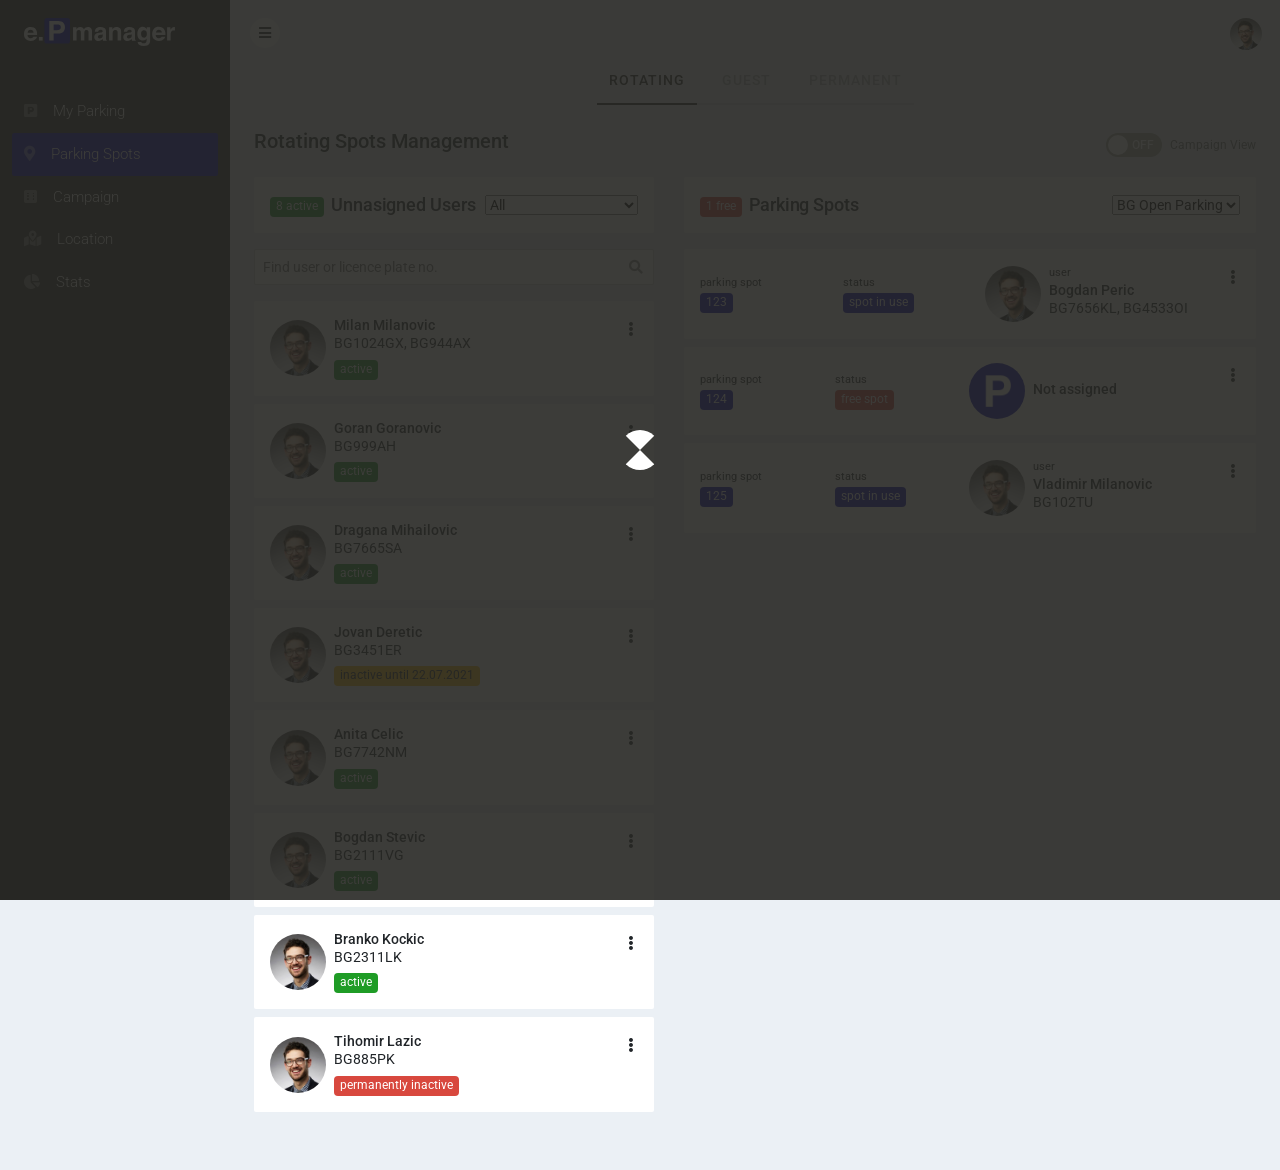
<file: spots1.html>
<!DOCTYPE html>

<head>
    <meta name="viewport" content="width=device-width, initial-scale=1.0, maximum-scale=1.0, user-scalable=no">
    <link rel="stylesheet" href="https://stackpath.bootstrapcdn.com/bootstrap/4.4.1/css/bootstrap.min.css"
        integrity="sha384-Vkoo8x4CGsO3+Hhxv8T/Q5PaXtkKtu6ug5TOeNV6gBiFeWPGFN9MuhOf23Q9Ifjh" crossorigin="anonymous">
    <!-- <link rel="stylesheet" type="text/css" href="assets/styles/bundle.css"> -->
    <link rel="stylesheet" type="text/css" href="assets/styles/global.css">
    <link rel="stylesheet" type="text/css" href="assets/fonts/fa.css">
    <link rel="stylesheet" type="text/css" href="assets/styles/grid.css">
    <link rel="stylesheet" type="text/css" href="assets/styles/bs-modifier.css">
    <link rel="stylesheet" type="text/css" href="assets/styles/fonts.css">
    <link rel="stylesheet" type="text/css" href="assets/styles/input.css">
    <link rel="stylesheet" type="text/css" href="assets/styles/block.css">
    <link rel="stylesheet" type="text/css" href="assets/styles/loader.css">
    <script src="https://ajax.googleapis.com/ajax/libs/jquery/3.4.1/jquery.min.js"></script>
    <script src="https://maxcdn.bootstrapcdn.com/bootstrap/4.0.0/js/bootstrap.min.js"
        integrity="sha384-JZR6Spejh4U02d8jOt6vLEHfe/JQGiRRSQQxSfFWpi1MquVdAyjUar5+76PVCmYl"
        crossorigin="anonymous"></script>
    <script src="assets/vendor/zoom-master/jquery.zoom.min.js"></script>
</head>

<body>

    <!-- SCROLL TOP -->
    <a href="javascript:void(0)" id="go-top"><i class="fas fa-chevron-up"></i></a>

    <!-- LOADER -->
    <div class="spinner-bg">
        <div class="spinner"></div>
    </div>

    <!------------------ MODALS START ------------------>

    <!-- USER PROFILE START -->
    <div class="modal fade" id="userProfile" data-backdrop="static" tabindex="-1" role="dialog"
        aria-labelledby="userProfile" aria-hidden="true">
        <div class="modal-dialog User History modal-lg" role="document">
            <div class="modal-content">
                <div class="modal-header py-5 px-4 p-sm-5">
                    <div class="d-flex justify-content-start align-items-center">
                        <div class="user-img">
                            <img src="assets/images/profile-1.jpg" alt="user name">
                        </div>
                        <div class="welcome-msg w-75 pl-3">Welcome to enjoy.ing Parking Manager Name Last Name
                        </div>
                    </div>
                </div>
                <div class="modal-body p-4 p-sm-5">
                    <div class="form-title mb-4">Please enter your profile data to be able to use the app</div>
                    <div class="row mb-4">
                        <div class="col-12 col-sm-6 mb-4 mb-sm-0">
                            <label for="licence-plate1">Licence plate 1</label>
                            <input class="error" type="text" name="licence-plate1">
                            <div class="error-msg" style="visibility: visible;">Required field!</div>
                        </div>
                        <div class="col-12 col-sm-6">
                            <label for="licence-plate2">Licence plate 2 (optional)</label>
                            <input type="text" name="licence-plate2">
                            <div class="error-msg">Enter without white space!</div>
                        </div>
                    </div>
                    <div class="row mb-5">
                        <div class="col-12 col-sm-6 mb-4 mb-sm-0">
                            <label for="preffered-location">preffered location</label>
                            <select class="w-100" name="preffered location">
                                <option>Belgrade - GTC GH</option>
                                <option>Belgrade - GTC 41</option>
                                <option selected>Belgrade - Open Parking</option>
                                <option>Kragujevac - Open Parking</option>
                                <option>Nis - Open Parking</option>
                            </select>
                        </div>
                        <div class="col-12 col-sm-6 d-flex align-items-end">
                            <div class="d-inline-flex align-items-center">
                                <div>
                                    <div class="flipswitch">
                                        <input type="checkbox" name="use-campaign" class="flipswitch-checkbox"
                                            id="use-campaign">
                                        <label class="flipswitch-label m-0" for="use-campaign">
                                            <span class="flipswitch-inner"></span>
                                            <span class="flipswitch-switch"></span>
                                        </label>
                                    </div>
                                </div>
                                <label class="pl-2 m-0">Participate in Parking Campaigns</label>
                            </div>
                        </div>
                    </div>
                    <button class="btn btn-primary" data-dismiss="modal" aria-label="Close">Continue</button>
                </div>
            </div>
        </div>
    </div>
    <!-- USER PROFILE END -->

    <!-- VIEW USER REPORT START -->
    <div class="modal fade" id="userHistory" data-backdrop="static" tabindex="-1" role="dialog"
        aria-labelledby="userHistory" aria-hidden="true">
        <div class="modal-dialog modal-lg" role="document">
            <div class="modal-content">
                <div class="modal-header border-0">
                    <!-- <div class="modal-title mb-2">Campaign Report</div> -->
                    <div>
                        <div class="d-flex align-items-center">
                            <div class="pr-profile">
                                <img src="assets/images/profile-1.jpg" alt="user name">
                            </div>
                            <span class="ml-2">
                                <div class="pr-user-name">Milan Milanovic</div>
                                <div class="pr-user-licence-plates mb-1">BG1024GX, BG944AX
                                </div>
                                <span class="badge badge-success">active</span>
                            </span>
                        </div>


                    </div>
                    <button type="button" class="close" data-dismiss="modal" aria-label="Close">
                        <span aria-hidden="true" class="fas fa-times-circle"></span>
                    </button>
                </div>
                <div class="modal-body">
                    <div class="row">
                        <div class="col-12 d-flex justify-content-between align-items-center mb-4">
                            <div class="form-title">User History</div>
                            <div>
                                <select>
                                    <option selected>2021</option>
                                    <option>2020</option>
                                </select>
                            </div>
                        </div>
                    </div>
                    <div class="row">
                        <div class="col-12">
                            <div class="table-scroll">
                                <div>
                                    <div>
                                        <span class="badge badge-primary mr-1 mb-1">5&times; total</span>
                                        <span class="badge badge-success mr-1 mb-1">4&times; confirmed</span>
                                        <span class="badge badge-warning mr-1 mb-1">1&times; unconfirmed</span>
                                        <span class="badge badge-success mr-1 mb-1">1&times; canceled</span>
                                    </div>
                                    <table class="pr-default-table mb-2">
                                        <thead>
                                            <tr>
                                                <th>location</th>
                                                <th>spot</th>
                                                <th>parking period</th>
                                                <th>status</th>
                                            </tr>
                                        </thead>
                                        <tbody>
                                            <tr>
                                                <td>
                                                    BG Open space
                                                </td>
                                                <td>
                                                    <span class="badge badge-primary">243</span>
                                                </td>
                                                <td>
                                                    21.06. - 26.06.
                                                </td>
                                                <td>
                                                    <span class="badge badge-success">confirmed</span>
                                                </td>
                                            </tr>
                                            <tr>
                                                <td>
                                                    BG GTC 41
                                                </td>
                                                <td>
                                                    <span class="badge badge-primary">level 2 - 292</span>
                                                </td>
                                                <td>
                                                    01.06. - 5.06.
                                                </td>
                                                <td>
                                                    <span class="badge badge-warning">uncomfirmed</span>
                                                </td>
                                            </tr>
                                            <tr>
                                                <td>
                                                    BG Open space
                                                </td>
                                                <td>
                                                    <span class="badge badge-primary">144</span>
                                                </td>
                                                <td>
                                                    17.05.
                                                </td>
                                                <td>
                                                    <span class="badge badge-secondary">canceled</span>
                                                </td>
                                            </tr>
                                            <tr>
                                                <td>
                                                    BG Open space
                                                </td>
                                                <td>
                                                    <span class="badge badge-primary">144</span>
                                                </td>
                                                <td>
                                                    14.05. - 19.05.
                                                </td>
                                                <td>
                                                    <span class="badge badge-success">confirmed</span>
                                                </td>
                                            </tr>
                                            <tr>
                                                <td>
                                                    BG Open space
                                                </td>
                                                <td>
                                                    <span class="badge badge-primary">092</span>
                                                </td>
                                                <td>
                                                    9.04. - 14.04.
                                                </td>
                                                <td>
                                                    <span class="badge badge-success">confirmed</span>
                                                </td>
                                            </tr>
                                            <tr>
                                                <td>
                                                    BG GTC GH
                                                </td>
                                                <td>
                                                    <span class="badge badge-primary">garage A - 059</span>
                                                </td>
                                                <td>
                                                    1.02. - 5.02.
                                                </td>
                                                <td>
                                                    <span class="badge badge-success">confirmed</span>
                                                </td>
                                            </tr>
                                        </tbody>
                                    </table>
                                </div>
                            </div>
                        </div>
                    </div>
                    <div class="mt-5 mb-3">
                        <button class="btn btn-primary mr-3">Export PDF</button>
                        <button class="btn btn-danger" data-dismiss="modal" aria-label="Close">Close</button>
                    </div>
                </div>
            </div>
        </div>
    </div>
    <!-- VIEW USER REPORT END -->

    <!-- DEACTIVATE USER START -->
    <div class="modal fade" id="deactivateUser" data-backdrop="static" tabindex="-1" role="dialog"
        aria-labelledby="deactivateUser" aria-hidden="true">
        <div class="modal-dialog modal-lg" role="document">
            <div class="modal-content">
                <div class="modal-header border-0">
                    <div>
                        <div class="d-flex align-items-center">
                            <div class="pr-profile">
                                <img src="assets/images/profile-1.jpg" alt="user name">
                            </div>
                            <span class="ml-2">
                                <div class="pr-user-name">Milan Milanovic</div>
                                <div class="pr-user-licence-plates mb-1">BG1024GX, BG944AX
                                </div>
                                <span class="badge badge-success">active</span>
                            </span>
                        </div>
                    </div>
                    <button type="button" class="close" data-dismiss="modal" aria-label="Close">
                        <span aria-hidden="true" class="fas fa-times-circle"></span>
                    </button>
                </div>
                <div class="modal-body">
                    <div class="form-title mb-2">Deactivate User</div>
                    <div class="row mb-2">
                        <div class="col-12 col-sm-6 mb-2 mb-sm-0">
                            <label for="disable-from">deactivate from</label>
                            <input type="datetime" name="disable-from">
                            <div class="error-msg">Required field!</div>
                        </div>
                        <div class="col-12 col-sm-6">
                            <label for="disable-to">until</label>
                            <input type="datetime" name="disable-to">
                            <div class="error-msg">Enter without white space!</div>
                        </div>
                    </div>

                    <div class="d-inline-flex align-items-center">
                        <div>
                            <div class="flipswitch">
                                <input type="checkbox" name="campaign-view-mode" class="flipswitch-checkbox"
                                    id="permanent-deactivate-user">
                                <label class="flipswitch-label m-0" for="permanent-deactivate-user">
                                    <span class="flipswitch-inner"></span>
                                    <span class="flipswitch-switch"></span>
                                </label>
                            </div>
                        </div>
                        <label class="pl-2 m-0">Permanently Deactivate User</label>
                    </div>
                    <div class="mt-5 mb-3">
                        <button class="btn btn-primary mr-3">Deactivate</button>
                        <button class="btn btn-danger" data-dismiss="modal" aria-label="Close">Cancel</button>
                    </div>
                </div>
            </div>
        </div>
    </div>
    <!-- DEACTIVATE USER END -->

    <!-- ACTIVATE USER START -->
    <div class="modal fade" id="activateUser" data-backdrop="static" tabindex="-1" role="dialog"
        aria-labelledby="activateUser" aria-hidden="true">
        <div class="modal-dialog modal-dialog-centered modal-md" role="document">
            <div class="modal-content">
                <div class="modal-header">
                    <div>
                        <div class="modal-title my-4">Are you sure you want to activate { User Name Last Name }?
                        </div>
                    </div>
                </div>
                <div class="modal-body">
                    <div class="my-3">
                        <button class="btn btn-primary mr-3">Activate</button>
                        <button class="btn btn-secondary" data-dismiss="modal" aria-label="Close">Cancel</button>
                    </div>
                </div>
            </div>
        </div>
    </div>
    <!-- ACTIVATE USER END -->

    <!-- ASSIGN SPOT TO USER START -->
    <div class="modal fade" id="assignSpot" data-backdrop="static" tabindex="-1" role="dialog"
        aria-labelledby="assignSpot" aria-hidden="true">
        <div class="modal-dialog modal-lg" role="document">
            <div class="modal-content">
                <div class="modal-header border-0">
                    <div>
                        <div class="d-flex align-items-center">
                            <div class="pr-profile">
                                <img src="assets/images/profile-1.jpg" alt="user name">
                            </div>
                            <span class="ml-2">
                                <div class="pr-user-name">Milan Milanovic</div>
                                <div class="pr-user-licence-plates mb-1">BG1024GX, BG944AX
                                </div>
                                <span class="badge badge-success">active</span>
                            </span>
                        </div>
                    </div>
                    <button type="button" class="close" data-dismiss="modal" aria-label="Close">
                        <span aria-hidden="true" class="fas fa-times-circle"></span>
                    </button>
                </div>
                <div class="modal-body">
                    <div class="form-title mb-2">Assign Parking Spot</div>
                    <div class="row mb-3">
                        <div class="col-12 col-sm-6 mb-2 mb-sm-0">
                            <label for="location">location</label>
                            <select name="location" class="w-100">
                                <option selected>BG Open space</option>
                                <option>BG GTC GH</option>
                                <option>BG GTC 41</option>
                                <option>KG Open space</option>
                                <option>NI Open space</option>
                            </select>
                        </div>
                        <div class="col-12 col-sm-6">
                            <label for="spot">parking spot</label>
                            <select name="location" class="w-100">
                                <option selected>124</option>
                                <option>225</option>
                            </select>
                        </div>
                    </div>
                    <p>Spot will be asigned to selected user until { parking period end date }.</p>
                    <div>
                        <div class="mt-5 mb-3">
                            <button class="btn btn-primary mr-3">Assign</button>
                            <button class="btn btn-danger" data-dismiss="modal" aria-label="Close">Cancel</button>
                        </div>
                    </div>
                </div>
            </div>
        </div>
    </div>
    <!-- ASSIGN SPOT TO USER END -->

    <!-- SPOT HISTORY START -->
    <div class="modal fade" id="spotHistory" tabindex="-1" role="dialog" aria-labelledby="spotHistory" aria-hidden="true">
        <div class="modal-dialog modal-lg" role="document">
            <div class="modal-content">
                <div class="modal-header border-0">
                    <div class="modal-title">Parking Spot History</div>
                    <button type="button" class="close" data-dismiss="modal" aria-label="Close">
                        <span aria-hidden="true" class="fas fa-times-circle"></span>
                    </button>
                </div>
                <div class="modal-body">
                    <div class="row">
                        <div class="col-12 mb-4">
                            <span class="badge badge-primary">BG Open space</span>
                            <span class="badge badge-primary ml-1">123</span>
                        </div>
                    </div>
                    <div class="row">
                        <div class="col-12 d-flex justify-content-between align-items-center mb-3">
                            <div>
                                <label>select period</label>
                                <select>
                                    <option selected>2021</option>
                                    <option>2020</option>
                                </select>
                                <select class="ml-2">
                                    <option>past month</option>
                                    <option selected>past 3 months</option>
                                    <option>past 6 months</option>
                                    <option>all</option>

                                </select>
                            </div>
                            <div class="text-right">
                                <a href="javascript:void(0)" class="badge badge-secondary p-2" id="view-location"><i class="fas fa-map-marker-alt"></i></a>
                            </div>
                        </div>
                    </div>
                    <div class="row">
                        <div class="col-12">
                            <div class="parking-sceheme-img mb-3" style="display: none;">
                                <img src="assets/images/BGopenparking.jpg" alt="parking scheme">
                            </div>
                        </div>
                    </div>
                    <div class="row">
                        <div class="col-12">

                            <div class="table-scroll">
                                <div>
                                    <table class="pr-default-table mb-2">
                                        <thead>
                                            <tr>
                                                <th>parking period</th>
                                                <th>user</th>
                                                <th>status</th>
                                            </tr>
                                        </thead>
                                        <tbody>
                                            <tr>
                                                <td>
                                                    22.06. - 26.06.
                                                </td>
                                                <td>
                                                    <div>Milan Mirkovic</div>
                                                    <div class="small">BG1024GX, BG911AU</div>

                                                </td>
                                                <td>
                                                    <span class="badge badge-primary">spot in use</span>
                                                </td>
                                            </tr>
                                            <tr>
                                                <td>
                                                    15.06. - 19.06.
                                                </td>
                                                <td>
                                                    <div>Dejan Blagojevic</div>
                                                    <div class="small">BG1223TU</div>
                                                </td>
                                                <td>
                                                    <span class="badge badge-success">confirmed</span>
                                                </td>
                                            </tr>
                                            <tr>
                                                <td>
                                                    11.06. - 12.06.
                                                </td>
                                                <td>
                                                    <div>Ljubomir Karaklajic</div>
                                                    <div class="small">BG1122ER, BG3344AS</div>
                                                </td>
                                                <td>
                                                    <span class="badge badge-success">confirmed</span>
                                                </td>
                                            </tr>
                                            <tr>
                                                <td>
                                                    10.06.
                                                </td>
                                                <td>
                                                    <div>Bojan Kisic</div>
                                                    <div class="small">B8877HG</div>
                                                </td>
                                                <td>
                                                    <span class="badge badge-secondary">canceled</span>
                                                </td>
                                            </tr>
                                            <tr>
                                                <td>
                                                    08.06. - 12.06.
                                                </td>
                                                <td>
                                                    <div>Bojan Kisic</div>
                                                    <div class="small">B8877HG</div>
                                                </td>
                                                <td>
                                                    <span class="badge badge-success">confirmed</span>
                                                </td>
                                            </tr>
                                            <tr>
                                                <td>
                                                    08.06. - 12.06.
                                                </td>
                                                <td>
                                                    <div>Milica Ruzic</div>
                                                    <div class="small">BG677TY</div>
                                                </td>
                                                <td>
                                                    <span class="badge badge-success">confirmed</span>
                                                </td>
                                            </tr>
                                            <tr>
                                                <td>
                                                    04.06. - 05.06.
                                                </td>
                                                <td>
                                                    <div>Danijela Vlasic</div>
                                                    <div class="small">BG9971BH</div>
                                                </td>
                                                <td>
                                                    <span class="badge badge-success">confirmed</span>
                                                </td>
                                            </tr>
                                            <tr>
                                                <td>
                                                    01.06. - 03.06.
                                                </td>
                                                <td>
                                                    <div>Bogdan Perisic</div>
                                                    <div class="small">KG887SD</div>
                                                </td>
                                                <td>
                                                    <span class="badge badge-primary">guest</span>
                                                </td>
                                            </tr>
                                            <tr>
                                                <td>
                                                    28.05. - 29.05
                                                </td>
                                                <td>
                                                    <div>N/A</div>
                                                    <div class="small">N/A</div>
                                                </td>
                                                <td>
                                                    <span class="badge badge-danger">free</span>
                                                </td>
                                            </tr>
                                            <tr>
                                                <td>
                                                    27.05.
                                                </td>
                                                <td>
                                                    <div>Milorad Zeljic</div>
                                                    <div class="small">BG1112ER</div>
                                                </td>
                                                <td>
                                                    <span class="badge badge-secondary">canceled</span>
                                                </td>
                                            </tr>
                                            <tr>
                                                <td>
                                                    25.05. - 29.05.
                                                </td>
                                                <td>
                                                    <div>Milorad Zeljic</div>
                                                    <div class="small">BG1112ER</div>
                                                </td>
                                                <td>
                                                    <span class="badge badge-success">confirmed</span>
                                                </td>
                                            </tr>
                                            <tr>
                                                <td>
                                                    18.05. - 22.05.
                                                </td>
                                                <td>
                                                    <div>Dejan Bodrozic</div>
                                                    <div class="small">BG233ER, BG9788JH</div>
                                                </td>
                                                <td>
                                                    <span class="badge badge-success">confirmed</span>
                                                </td>
                                            </tr>
                                            <tr>
                                                <td>
                                                    11.05. - 15.05.
                                                </td>
                                                <td>
                                                    <div>Zorana Zoric</div>
                                                    <div class="small">BG3583RE</div>
                                                </td>
                                                <td>
                                                    <span class="badge badge-success">confirmed</span>
                                                </td>
                                            </tr>
                                            <tr>
                                                <td>
                                                    04.05. - 08.05.
                                                </td>
                                                <td>
                                                    <div>Goran Mitrovic</div>
                                                    <div class="small">BG9855FF</div>
                                                </td>
                                                <td>
                                                    <span class="badge badge-success">confirmed</span>
                                                </td>
                                            </tr>
                                            <tr>
                                                <td>
                                                    01.05.
                                                </td>
                                                <td>
                                                    <div>N/A</div>
                                                    <div class="small">N/A</div>
                                                </td>
                                                <td>
                                                    <span class="badge badge-danger">public holiday</span>
                                                </td>
                                            </tr>
                                            <tr>
                                                <td>
                                                    27.04. - 30.04.
                                                </td>
                                                <td>
                                                    <div>Luka Bokovic</div>
                                                    <div class="small">BG7665VB</div>
                                                </td>
                                                <td>
                                                    <span class="badge badge-success">assigned</span>
                                                </td>
                                            </tr>
                                            <tr>
                                                <td>
                                                    20.04. - 24.04.
                                                </td>
                                                <td>
                                                    <div>Mirjana Lalic</div>
                                                    <div class="small">BG7655DF</div>
                                                </td>
                                                <td>
                                                    <span class="badge badge-success">assigned</span>
                                                </td>
                                            </tr>
                                            <tr>
                                                <td>
                                                    13.04. - 17.04.
                                                </td>
                                                <td>
                                                    <div>Nenad Peric</div>
                                                    <div class="small">BG5543JL</div>
                                                </td>
                                                <td>
                                                    <span class="badge badge-success">assigned</span>
                                                </td>
                                            </tr>
                                            <tr>
                                                <td>
                                                    06.04. - 10.04.
                                                </td>
                                                <td>
                                                    <div>Predrag Tomic</div>
                                                    <div class="small">BG1877GH, BG1944OP</div>
                                                </td>
                                                <td>
                                                    <span class="badge badge-success">assigned</span>
                                                </td>
                                            </tr>
                                            <tr>
                                                <td>
                                                    30.03. - 03.04.
                                                </td>
                                                <td>
                                                    <div>Milan Borkovic</div>
                                                    <div class="small">BG1755ER</div>
                                                </td>
                                                <td>
                                                    <span class="badge badge-success">assigned</span>
                                                </td>
                                            </tr>
                                        </tbody>
                                    </table>
                                </div>
                            </div>

                        </div>
                    </div>


                    <div class="mt-5 mb-3">
                        <button class="btn btn-primary mr-3">Export as PDF</button>
                        <button class="btn btn-danger" data-dismiss="modal" aria-label="Close">Close</button>
                    </div>
                </div>
            </div>
        </div>
    </div>
    <!-- SPOT HISTORY END -->

        <!-- SHOW MAP START -->
        <div class="modal fade" id="locationLayout" tabindex="-1" role="dialog" aria-labelledby="locationLayout"
        aria-hidden="true">
        <div class="modal-dialog  modal-lg" role="document">
            <div class="modal-content">
                <div class="modal-header border-0">
                    <div class="modal-title">{ location name } Layout</div>
                    <button type="button" class="close" data-dismiss="modal" aria-label="Close">
                        <span aria-hidden="true" class="fas fa-times-circle"></span>
                    </button>
                </div>
                <div class="modal-body">
                    <div class="row">
                        <div class="col-12 mb-5">
                            <div class="parking-sceheme-img">
                                <img src="assets/images/BGopenparking.jpg" alt="parking scheme" />
                            </div>
                        </div>
                    </div>
                </div>
            </div>
        </div>
    </div>
    <!-- SHOW MAP END -->

    <!------------------ MODALS END ------------------>


    <div>
        <div class="pr-top-bar nav-down">
            <div class="pr-profile" data-toggle="modal" data-target="#userProfile">
                <img src="assets/images/profile-1.jpg" alt="user name">
            </div>
        </div>

        <!-- LEFT  NAV -->
        <div class="pr-container-nav nav-responsive">
            <div class="pr-logo">
                <img src="assets/images/app-logo_w.svg" alt="e.parkingManager" />
            </div>
            <div class="pr-nav-button nav-down fas fa-bars"></div>
            <nav>
                <ul>
                    <li>
                        <a href="my.html"><i class="fas fa-parking pr-3"></i>My Parking</a>
                    </li>
                    <li>
                        <a href="spots.html" class="active"><i class="fas fa-map-marker-alt pr-3"></i>Parking Spots</a>
                    </li>
                    <li>
                        <a href="campaign.html"><i class="fas fa-dice-six pr-3"></i>Campaign</a>
                    </li>
                    <li>
                        <a href="location.html"><i class="fas fa-map-marked-alt pr-3"></i>Location</a>
                    </li>
                    <li>
                        <a href="stats.html"><i class="fas fa-chart-pie pr-3"></i>Stats</a>
                    </li>
                </ul>
            </nav>
        </div>

        <!-- CONTENT -->
        <div class="pr-wrapper-right">
            <div class="pr-container-content">
                <div class="d-flex justify-content-center align-items-center mb-4 panel-tabs">
                    <a class="parking-type active" data-tab="tab-1" href="javascript:void(0)">rotating</a>
                    <a class="parking-type" data-tab="tab-2" href="javascript:void(0)">guest</a>
                    <a class="parking-type" data-tab="tab-3" href="javascript:void(0)">permanent</a>
                </div>
                <div id="tab-1" class="tab-content">
                    <div class="d-flex justify-content-between align-items-center mb-3">
                        <h5>Rotating Spots Management</h5>
                        <div class="d-inline-flex align-items-center">
                            <div>
                                <div class="flipswitch">
                                    <input type="checkbox" name="campaign-view-mode" class="flipswitch-checkbox"
                                        id="campaign-view-mode">
                                    <label class="flipswitch-label m-0" for="campaign-view-mode">
                                        <span class="flipswitch-inner"></span>
                                        <span class="flipswitch-switch"></span>
                                    </label>
                                </div>
                            </div>
                            <label class="pl-2 m-0">Campaign View</label>
                        </div>
                    </div>
                    <div class="row">
                        <!-- LEFT BLOCK START -->
                        <div class="col-12 col-lg-5">
                            <div class="row">

                                <!-- UNNASIGNED USERS -->
                                <div class="col-12 pr-block mb-2 mb-sm-3">
                                    <div class="pr-block-content p-3">
                                        <div class="d-flex justify-content-between align-items-center">
                                            <div>
                                                <span class="badge badge-success mr-1">8 active</span>
                                                <span class="title">Unnasigned Users</span>
                                            </div>
                                            <span>
                                                <select name="unassignedStatus">
                                                    <option value="1">All</option>
                                                    <option value="2">Active</option>
                                                    <option value="3">Inactive</option>
                                                    <option value="4">Permanently Inactive</option>
                                                </select>
                                            </span>
                                        </div>
                                        <!-- BLOCK -->
                                        <!-- <div class="pr-block-menu fas fa-ellipsis-v">
                                        <div class="menu-items" style="display: none;">
                                            <div class="pointer"></div>
                                            <ul>
                                                <li>
                                                    <a href="javascript:void(0)" class="menu-item">Export yearly report
                                                        to pdf</a>
                                                </li>
                                            </ul>
                                        </div>
                                    </div> -->
                                    </div>
                                </div>


                                <div class="col-12 pk-user-list">

                                    <!-- FIND USER -->
                                    <div class="mb-2 mb-sm-3">
                                        <div class="position-relative">
                                            <input type="text" id="filter-users"
                                                placeholder="Find user or licence plate no." value="" />
                                            <span class="input-icon fas fa-search"></span>
                                        </div>
                                    </div>

                                    <div class="unassigned-user-list">
                                        <!-- USER -->
                                        <div class="pr-block mb-2">
                                            <div class="pr-block-content py-3">

                                                <div
                                                    class="d-flex justify-content-between align-items-center unnasigned-user-data">
                                                    <div>
                                                        <div class="d-flex align-items-center">
                                                            <div class="pr-profile">
                                                                <img src="assets/images/profile-1.jpg" alt="user name">
                                                            </div>
                                                            <span class="ml-2">
                                                                <div class="pr-user-name">Milan Milanovic</div>
                                                                <div class="pr-user-licence-plates mb-1">BG1024GX,
                                                                    BG944AX
                                                                </div>
                                                                <span class="badge badge-success">active</span>
                                                            </span>
                                                        </div>
                                                    </div>
                                                </div>
                                                <!-- BLOCK -->
                                                <div class="pr-block-menu fas fa-ellipsis-v">
                                                    <div class="menu-items" style="display: none;">
                                                        <div class="pointer"></div>
                                                        <ul>
                                                            <li>
                                                                <a href="javascript:void(0)" class="menu-item"
                                                                    data-toggle="modal" data-target="#assignSpot"
                                                                    aria-disabled="true">Assign Parking Spot</a>
                                                            </li>
                                                            <li>
                                                                <a href="javascript:void(0)" class="menu-item"
                                                                    data-toggle="modal" data-target="#userHistory"
                                                                    aria-disabled="false">User History</a>
                                                            </li>
                                                            <li>
                                                                <a href="javascript:void(0)" class="menu-item"
                                                                    data-toggle="modal" data-target="#deactivateUser"
                                                                    aria-disabled="false">Deactivate User</a>
                                                            </li>
                                                        </ul>
                                                    </div>
                                                </div>
                                            </div>
                                        </div>

                                        <!-- USER -->
                                        <div class="pr-block mb-2">
                                            <div class="pr-block-content py-3">
                                                <div
                                                    class="d-flex justify-content-between align-items-center unnasigned-user-data">
                                                    <div>
                                                        <div class="d-flex align-items-center">
                                                            <div class="pr-profile">
                                                                <img src="assets/images/profile-1.jpg" alt="user name">
                                                            </div>
                                                            <span class="ml-2">
                                                                <div class="pr-user-name">Goran Goranovic</div>
                                                                <div class="pr-user-licence-plates mb-1">BG999AH</div>
                                                                <span class="badge badge-success">active</span>
                                                            </span>
                                                        </div>
                                                    </div>
                                                </div>

                                                <!-- BLOCK -->
                                                <div class="pr-block-menu fas fa-ellipsis-v">
                                                    <div class="menu-items" style="display: none;">
                                                        <div class="pointer"></div>
                                                        <ul>
                                                            <li>
                                                                <a href="javascript:void(0)" class="menu-item"
                                                                    data-toggle="modal" data-target="#userHistory"
                                                                    aria-disabled="false">User History</a>
                                                            </li>
                                                            <li>
                                                                <a href="javascript:void(0)" class="menu-item"
                                                                    data-toggle="modal" data-target="#deactivateUser"
                                                                    aria-disabled="false">Deactivate User</a>
                                                            </li>
                                                        </ul>
                                                    </div>
                                                </div>
                                            </div>
                                        </div>

                                        <!-- USER -->
                                        <div class="pr-block mb-2">
                                            <div class="pr-block-content py-3">
                                                <div
                                                    class="d-flex justify-content-between align-items-center unnasigned-user-data">
                                                    <div>
                                                        <div class="d-flex align-items-center">
                                                            <div class="pr-profile">
                                                                <img src="assets/images/profile-1.jpg" alt="user name">
                                                            </div>
                                                            <span class="ml-2">
                                                                <div class="pr-user-name">Dragana Mihailovic</div>
                                                                <div class="pr-user-licence-plates mb-1">BG7665SA
                                                                </div>
                                                                <span class="badge badge-success">active</span>
                                                            </span>
                                                        </div>
                                                    </div>
                                                </div>
                                                <!-- BLOCK -->
                                                <div class="pr-block-menu fas fa-ellipsis-v">
                                                    <div class="menu-items" style="display: none;">
                                                        <div class="pointer"></div>
                                                        <ul>
                                                            <li>
                                                                <a href="javascript:void(0)" class="menu-item"
                                                                    data-toggle="modal" data-target="#userHistory"
                                                                    aria-disabled="false">User History</a>
                                                            </li>
                                                            <li>
                                                                <a href="javascript:void(0)" class="menu-item"
                                                                    data-toggle="modal" data-target="#deactivateUser"
                                                                    aria-disabled="false">Deactivate User</a>
                                                            </li>
                                                        </ul>
                                                    </div>
                                                </div>
                                            </div>
                                        </div>

                                        <!-- USER -->
                                        <div class="pr-block mb-2">
                                            <div class="pr-block-content py-3">
                                                <div
                                                    class="d-flex justify-content-between align-items-center unnasigned-user-data">
                                                    <div>
                                                        <div class="d-flex align-items-center">
                                                            <div class="pr-profile">
                                                                <img src="assets/images/profile-1.jpg" alt="user name">
                                                            </div>
                                                            <span class="ml-2">
                                                                <div class="pr-user-name">Jovan Deretic</div>
                                                                <div class="pr-user-licence-plates mb-1">BG3451ER</div>
                                                                <span class="badge badge-warning">inactive until
                                                                    22.07.2021</span>
                                                            </span>
                                                        </div>
                                                    </div>
                                                </div>

                                                <!-- BLOCK -->
                                                <div class="pr-block-menu fas fa-ellipsis-v">
                                                    <div class="menu-items" style="display: none;">
                                                        <div class="pointer"></div>
                                                        <ul>
                                                            <li>
                                                                <a href="javascript:void(0)" class="menu-item"
                                                                    data-toggle="modal" data-target="#userHistory"
                                                                    aria-disabled="false">User History</a>
                                                            </li>
                                                            <li>
                                                                <a href="javascript:void(0)" class="menu-item"
                                                                    data-toggle="modal" data-target="#activateUser"
                                                                    aria-disabled="false">Activate User</a>
                                                            </li>
                                                        </ul>
                                                    </div>
                                                </div>
                                            </div>
                                        </div>

                                        <!-- USER -->
                                        <div class="pr-block mb-2">
                                            <div class="pr-block-content py-3">
                                                <div
                                                    class="d-flex justify-content-between align-items-center unnasigned-user-data">
                                                    <div>
                                                        <div class="d-flex align-items-center">
                                                            <div class="pr-profile">
                                                                <img src="assets/images/profile-1.jpg" alt="user name">
                                                            </div>
                                                            <span class="ml-2">
                                                                <div class="pr-user-name">Anita Celic</div>
                                                                <div class="pr-user-licence-plates mb-1">BG7742NM
                                                                </div>
                                                                <span class="badge badge-success">active</span>
                                                            </span>
                                                        </div>
                                                    </div>
                                                </div>
                                                <!-- BLOCK -->
                                                <div class="pr-block-menu fas fa-ellipsis-v">
                                                    <div class="menu-items" style="display: none;">
                                                        <div class="pointer"></div>
                                                        <ul>
                                                            <li>
                                                                <a href="javascript:void(0)" class="menu-item"
                                                                    data-toggle="modal" data-target="#userHistory"
                                                                    aria-disabled="false">User History</a>
                                                            </li>
                                                            <li>
                                                                <a href="javascript:void(0)" class="menu-item"
                                                                    data-toggle="modal" data-target="#deactivateUser"
                                                                    aria-disabled="false">Deactivate User</a>
                                                            </li>
                                                        </ul>
                                                    </div>
                                                </div>
                                            </div>
                                        </div>

                                        <!-- USER -->
                                        <div class="pr-block mb-2">
                                            <div class="pr-block-content py-3">
                                                <div
                                                    class="d-flex justify-content-between align-items-center unnasigned-user-data">
                                                    <div>
                                                        <div class="d-flex align-items-center">
                                                            <div class="pr-profile">
                                                                <img src="assets/images/profile-1.jpg" alt="user name">
                                                            </div>
                                                            <span class="ml-2">
                                                                <div class="pr-user-name">Bogdan Stevic</div>
                                                                <div class="pr-user-licence-plates mb-1">BG2111VG</div>
                                                                <span class="badge badge-success">active</span>
                                                            </span>
                                                        </div>
                                                    </div>
                                                </div>

                                                <!-- BLOCK -->
                                                <div class="pr-block-menu fas fa-ellipsis-v">
                                                    <div class="menu-items" style="display: none;">
                                                        <div class="pointer"></div>
                                                        <ul>
                                                            <li>
                                                                <a href="javascript:void(0)" class="menu-item"
                                                                    data-toggle="modal" data-target="#userHistory"
                                                                    aria-disabled="false">User History</a>
                                                            </li>
                                                            <li>
                                                                <a href="javascript:void(0)" class="menu-item"
                                                                    data-toggle="modal" data-target="#deactivateUser"
                                                                    aria-disabled="false">Deactivate User</a>
                                                            </li>
                                                        </ul>
                                                    </div>
                                                </div>
                                            </div>
                                        </div>

                                        <!-- USER -->
                                        <div class="pr-block mb-2">
                                            <div class="pr-block-content py-3">
                                                <div
                                                    class="d-flex justify-content-between align-items-center unnasigned-user-data">
                                                    <div>
                                                        <div class="d-flex align-items-center">
                                                            <div class="pr-profile">
                                                                <img src="assets/images/profile-1.jpg" alt="user name">
                                                            </div>
                                                            <span class="ml-2">
                                                                <div class="pr-user-name">Branko Kockic</div>
                                                                <div class="pr-user-licence-plates mb-1">BG2311LK</div>
                                                                <span class="badge badge-success">active</span>
                                                            </span>
                                                        </div>
                                                    </div>
                                                </div>

                                                <!-- BLOCK -->
                                                <div class="pr-block-menu fas fa-ellipsis-v">
                                                    <div class="menu-items" style="display: none;">
                                                        <div class="pointer"></div>
                                                        <ul>
                                                            <li>
                                                                <a href="javascript:void(0)" class="menu-item"
                                                                    data-toggle="modal" data-target="#userHistory"
                                                                    aria-disabled="false">User History</a>
                                                            </li>
                                                            <li>
                                                                <a href="javascript:void(0)" class="menu-item"
                                                                    data-toggle="modal" data-target="#deactivateUser"
                                                                    aria-disabled="false">Deactivate User</a>
                                                            </li>
                                                        </ul>
                                                    </div>
                                                </div>
                                            </div>
                                        </div>

                                        <!-- USER -->
                                        <div class="pr-block mb-2">
                                            <div class="pr-block-content py-3">
                                                <div
                                                    class="d-flex justify-content-between align-items-center unnasigned-user-data">
                                                    <div>
                                                        <div class="d-flex align-items-center">
                                                            <div class="pr-profile">
                                                                <img src="assets/images/profile-1.jpg" alt="user name">
                                                            </div>
                                                            <span class="ml-2">
                                                                <div class="pr-user-name">Tihomir Lazic</div>
                                                                <div class="pr-user-licence-plates mb-1">BG885PK
                                                                </div>
                                                                <span class="badge badge-danger">permanently
                                                                    inactive</span>
                                                            </span>
                                                        </div>
                                                    </div>
                                                </div>
                                                <!-- BLOCK -->
                                                <div class="pr-block-menu fas fa-ellipsis-v">
                                                    <div class="menu-items" style="display: none;">
                                                        <div class="pointer"></div>
                                                        <ul>
                                                            <li>
                                                                <a href="javascript:void(0)" class="menu-item"
                                                                    data-toggle="modal" data-target="#userHistory"
                                                                    aria-disabled="false">User History</a>
                                                            </li>
                                                            <li>
                                                                <a href="javascript:void(0)" class="menu-item"
                                                                    data-toggle="modal" data-target="#activateUser"
                                                                    aria-disabled="false">Activate User</a>
                                                            </li>
                                                        </ul>
                                                    </div>
                                                </div>
                                            </div>
                                        </div>

                                        <!-- NO RESULTS MSG -->
                                        <div class="results-message text-center">
                                            <div class="p-5">
                                                <h5>No Results Match your Search Criteria</h5>
                                                <p>Please modify your query</p>
                                            </div>
                                        </div>
                                    </div>

                                </div>


                            </div>
                        </div>
                        <!-- LEFT BLOCK END -->

                        <!-- RIGHT BLOCK START -->
                        <div class="col-12 col-lg-7">
                            <div class="row">
                                <!-- CAMPAIGN HISTORY HEADER -->
                                <div class="col-12 pr-block mt-4 mt-lg-0 mb-2 mb-lg-3">
                                    <div class="pr-block-content p-3">
                                        <div class="d-flex justify-content-between align-items-center">
                                            <div>
                                                <span class="badge badge-danger mr-1">1 free</span>
                                                <span class="title">Parking Spots</span>
                                            </div>
                                            <select>
                                                <option selected>BG Open Parking</option>
                                                <option>BG GTC GH</option>
                                                <option>BG GTC 41</option>
                                                <option>KG Open Parking</option>
                                                <option>NI Open Parking</option>
                                            </select>
                                        </div>

                                        <!-- BLOCK -->
                                        <!-- <div class="pr-block-menu fas fa-ellipsis-v">
                                            <div class="menu-items">
                                                <div class="pointer"></div>
                                                <ul>
                                                    <li>
                                                        <a href="javascript:void(0)" class="menu-item">Export yearly
                                                            report
                                                            to pdf</a>
                                                    </li>
                                                </ul>
                                            </div>
                                        </div> -->
                                    </div>
                                </div>

                                <div class="col-12">
                                    <div class="campaign-history-list">

                                        <!-- CAMPAIGN HISTORY ENTRY -->
                                        <div class="pr-block mb-2">
                                            <div class="pr-block-content p-3">
                                                <div class="row align-items-start align-items-md-center">
                                                    <div class="col-6 col-md-3 order-2 order-md-1">
                                                        <div class="small">parking spot</div>
                                                        <span class="badge badge-primary cursor-pointer" data-toggle="modal" data-target="#locationLayout">123</span>
                                                    </div>
                                                    <div class="col-6 col-md-3 order-3 order-md-2">
                                                        <div class="small">status</div>
                                                        <span class="badge badge-primary">spot in use</span>
                                                    </div>
                                                    <div class="col-12 col-md-5 mb-3 mb-md-0 order-1 order-md-3">
                                                        <div>
                                                            <div class="d-flex align-items-center">
                                                                <div class="pr-profile">
                                                                    <img src="assets/images/profile-1.jpg"
                                                                        alt="user name">
                                                                </div>
                                                                <span class="ml-2">
                                                                    <div class="small">user</div>
                                                                    <div class="pr-user-name">Bogdan Peric</div>
                                                                    <div class="pr-user-licence-plates mb-1">BG7656KL,
                                                                        BG4533OI
                                                                    </div>
                                                                </span>
                                                            </div>
                                                        </div>
                                                    </div>
                                                </div>
                                                <!-- BLOCK -->
                                                <div class="pr-block-menu fas fa-ellipsis-v">
                                                    <div class="menu-items">
                                                        <div class="pointer"></div>
                                                        <ul>
                                                            <li>
                                                                <a href="javascript:void(0)" class="menu-item"
                                                                    data-toggle="modal" data-target="#spotHistory"
                                                                    aria-disabled="true">Parking Spot History</a>
                                                            </li>
                                                        </ul>
                                                    </div>
                                                </div>
                                            </div>
                                        </div>

                                        <!-- CAMPAIGN HISTORY ENTRY -->
                                        <div class="pr-block mb-2">
                                            <div class="pr-block-content py-3">
                                                <div class="row align-items-start align-items-md-center">
                                                    <div class="col-6 col-md-3 order-2 order-md-1">
                                                        <div class="small">parking spot</div>
                                                        <span class="badge badge-primary cursor-pointer" data-toggle="modal" data-target="#locationLayout">124</span>
                                                    </div>
                                                    <div class="col-6 col-md-3 order-3 order-md-2">
                                                        <div class="small">status</div>
                                                        <span class="badge badge-danger">free spot</span>
                                                    </div>
                                                    <div class="col-12 col-md-5 mb-3 mb-md-0 order-1 order-md-3">
                                                        <div>
                                                            <div class="d-flex align-items-center">
                                                                <div class="pr-profile">
                                                                    <img src="assets/images/P-avatar.png"
                                                                        alt="Free Parking Spot"></div>
                                                                <span class="ml-2">
                                                                    <div class="small"></div>
                                                                    <div class="pr-user-name">Not assigned</div>
                                                                    <div class="pr-user-licence-plates mb-1"></div>
                                                                </span>
                                                            </div>
                                                        </div>
                                                    </div>
                                                </div>
                                                <!-- BLOCK -->
                                                <div class="pr-block-menu fas fa-ellipsis-v">
                                                    <div class="menu-items">
                                                        <div class="pointer"></div>
                                                        <ul>
                                                            <li>
                                                                <a href="javascript:void(0)" class="menu-item"
                                                                    data-toggle="modal" data-target="#spotHistory"
                                                                    aria-disabled="true">Parking Spot History</a>
                                                            </li>
                                                        </ul>
                                                    </div>
                                                </div>
                                            </div>
                                        </div>

                                        <!-- CAMPAIGN HISTORY ENTRY -->
                                        <div class="pr-block mb-2">
                                            <div class="pr-block-content py-3">
                                                <div class="row align-items-start align-items-md-center">
                                                    <div class="col-6 col-md-3 order-2 order-md-1">
                                                        <div class="small">parking spot</div>
                                                        <span class="badge badge-primary cursor-pointer" data-toggle="modal" data-target="#locationLayout">125</span>
                                                    </div>
                                                    <div class="col-6 col-md-3 order-3 order-md-2">
                                                        <div class="small">status</div>
                                                        <span class="badge badge-primary">spot in use</span>
                                                    </div>
                                                    <div class="col-12 col-md-5 mb-3 mb-md-0 order-1 order-md-3">
                                                        <div>
                                                            <div class="d-flex align-items-center">
                                                                <div class="pr-profile">
                                                                    <img src="assets/images/profile-1.jpg"
                                                                        alt="user name">
                                                                </div>
                                                                <span class="ml-2">
                                                                    <div class="small">user</div>
                                                                    <div class="pr-user-name">Vladimir Milanovic</div>
                                                                    <div class="pr-user-licence-plates mb-1">BG102TU

                                                                    </div>
                                                                </span>
                                                            </div>
                                                        </div>
                                                    </div>
                                                </div>
                                                <!-- BLOCK -->
                                                <div class="pr-block-menu fas fa-ellipsis-v">
                                                    <div class="menu-items">
                                                        <div class="pointer"></div>
                                                        <ul>
                                                            <li>
                                                                <a href="javascript:void(0)" class="menu-item"
                                                                    data-toggle="modal" data-target="#spotHistory"
                                                                    aria-disabled="true">Parking Spot History</a>
                                                            </li>
                                                        </ul>
                                                    </div>
                                                </div>
                                            </div>
                                        </div>

                                    </div>
                                </div>

                            </div>
                        </div>
                        <!-- RIGHT BLOCK END -->
                    </div>
                </div>

                <div id="tab-2" class="tab-content" style="display: none;">guest</div>

                <div id="tab-3" class="tab-content" style="display: none;">permanent</div>

            </div>
        </div>

    </div>

    <script src="assets/js/behavior.js"></script>
</body>

</html>
</file>
<file: assets/styles/bundle.css>
* {
  -webkit-box-sizing: border-box;
          box-sizing: border-box;
}
/*# sourceMappingURL=bundle.css.map */
</file>
<file: assets/styles/global.css>
* {
  -webkit-box-sizing: border-box;
          box-sizing: border-box;
}

*:focus {
  outline: none;
}

body {
  font-size: 14px;
  background: #ebf0f5;
  font-family: "Roboto", sans-serif;
  -webkit-transition: all 0.15s linear;
  transition: all 0.15s linear;
}

.pr-block-menu {
  margin: 12px 8px;
  width: 32px;
  height: 32px;
  border-radius: 50%;
  position: absolute;
  top: 0;
  right: 0;
  text-align: center;
  font-size: 14px;
  line-height: 14px;
  padding: 9px;
  -webkit-transition: all 0.15s linear;
  transition: all 0.15s linear;
}

.pr-block-menu:hover {
  background: rgba(39, 39, 36, 0.08);
}

.pr-block-menu .pointer {
  position: absolute;
  top: -7px;
  right: 24px;
  -webkit-transform: rotate(-45deg);
          transform: rotate(-45deg);
  width: 12px;
  height: 12px;
  border-top: 1px solid rgba(39, 39, 36, 0.1);
  border-right: 1px solid rgba(39, 39, 36, 0.1);
  z-index: 1;
  background: white;
}

.pr-block-menu .menu-items {
  display: none;
  position: absolute;
  top: 40px;
  right: -16px;
  width: 240px;
  background: white;
  border-radius: 3px;
  border: 1px solid rgba(39, 39, 36, 0.1);
  padding: 12px;
  -webkit-box-shadow: 0 2px 4px 0 rgba(39, 39, 36, 0.1);
          box-shadow: 0 2px 4px 0 rgba(39, 39, 36, 0.1);
  -webkit-transition: all 0.15s linear;
  transition: all 0.15s linear;
  z-index: 1000;
}

.pr-block-menu .menu-items ul {
  margin: 0;
  padding: 0;
}

.pr-block-menu .menu-items ul li {
  padding: 0;
  list-style: none;
}

.pr-block-menu .menu-items ul li a {
  display: block;
  border-radius: 2px;
  width: 100%;
  margin: 0;
  font-size: 14px;
  line-height: 14px;
  text-align: right;
  color: #272724;
  padding: 10px 12px;
  font-weight: 400;
  font-family: "Roboto", sans-serif;
  -webkit-transition: all 0.15s linear;
  transition: all 0.15s linear;
}

.pr-block-menu .menu-items ul li a:hover {
  background: #0000b4;
  color: white;
}

.cursor-pointer {
  cursor: pointer;
}

.pr-default-table {
  width: 100%;
  min-width: 320px;
}

.pr-default-table thead tr {
  border-bottom: none;
}

.pr-default-table tr {
  width: 100%;
}

.pr-default-table tr:hover {
  background: rgba(39, 39, 36, 0.05);
}

.pr-default-table tr th,
.pr-default-table tr td {
  padding: 8px 10px;
  border-bottom: 1px solid rgba(39, 39, 36, 0.25);
}

.pr-default-table tr th:last-of-type,
.pr-default-table tr td:last-of-type {
  text-align: right;
}

.pr-default-table tr th {
  color: rgba(39, 39, 36, 0.4);
  font-weight: 400;
  font-size: 12px;
}

@media (max-width: 991.98px) {
  .pr-default-table {
    font-size: 12px;
  }
}

#go-top {
  display: none;
  position: fixed;
  bottom: 16px;
  right: 24px;
  z-index: 10;
  background: #272724;
  color: white;
  width: 48px;
  height: 48px;
  border-radius: 50%;
  line-height: 48px;
  text-align: center;
  -webkit-transition: all 0.15s linear;
  transition: all 0.15s linear;
  opacity: 0.4;
  cursor: pointer;
}

#go-top:hover {
  opacity: 1;
}

a.parking-type {
  text-decoration: none;
  text-transform: uppercase;
  color: rgba(39, 39, 36, 0.3);
  font-weight: 500;
  font-size: 14px;
  letter-spacing: 1px;
  display: inline-block;
  padding: 0px 12px 12px 12px;
  border-bottom: 2px solid rgba(39, 39, 36, 0.1);
  -webkit-transition: all 0.15s linear;
  transition: all 0.15s linear;
  text-align: center;
  min-width: 100px;
  z-index: 100;
}

a.parking-type.active {
  color: #272724;
  border-bottom: 2px solid #272724;
}

.input-icon {
  position: absolute;
  top: 11px;
  right: 11px;
  color: rgba(39, 39, 36, 0.5);
}

.error-msg {
  visibility: hidden;
  display: inline-block;
  background: #d8483e;
  color: white;
  padding: 2px 4px;
  width: auto;
  font-size: 12px;
  line-height: 14px;
  margin-top: 2px;
  border-radius: 2px;
}

.table-scroll {
  overflow: auto;
}

.results-message {
  display: none;
}

a#load-more {
  display: block;
  color: rgba(39, 39, 36, 0.35);
  font-size: 16px;
  font-weight: 600;
  text-decoration: none;
  -webkit-transition: all 0.15s linear;
  transition: all 0.15s linear;
}

a#load-more:hover {
  color: rgba(39, 39, 36, 0.7);
}
/*# sourceMappingURL=global.css.map */
</file>
<file: assets/styles/grid.css>
.pr-top-bar {
  position: fixed;
  display: block;
  right: 0;
  top: 0;
  height: 58px;
  padding: 18px 18px 8px 24px;
  width: 100%;
  z-index: 1;
}

.pr-top-bar .pr-profile {
  display: block;
  width: 32px;
  height: 32px;
  background: #ccc;
  border-radius: 50%;
  float: right;
  overflow: hidden;
}

.pr-top-bar .pr-profile img {
  width: 32px;
  height: auto;
}

.nav-up {
  margin-top: -58px !important;
  -webkit-transition: all 0.15s linear;
  transition: all 0.15s linear;
}

.nav-down {
  -webkit-transition: all 0.15s linear;
  transition: all 0.15s linear;
}

.pr-container-nav {
  position: fixed;
  top: 0;
  left: 0;
  width: 230px;
  min-width: 230px;
  background: #272724;
  min-height: 100vh;
  z-index: 1;
  padding: 12px;
  -webkit-transition: all 0.15s linear;
  transition: all 0.15s linear;
}

.pr-container-nav .pr-logo {
  height: 48px;
  display: block;
  margin: 6px 12px 24px 12px;
}

.pr-container-nav .pr-logo img {
  height: 28px;
}

.pr-container-nav nav {
  display: block;
  overflow: auto;
  height: auto;
}

.pr-container-nav nav ul {
  padding: 0;
  margin: 0;
}

.pr-container-nav nav ul li {
  list-style-type: none;
}

.pr-container-nav nav ul li a {
  display: block;
  width: 100%;
  text-decoration: none;
  padding: 10px 12px;
  border-radius: 2px;
  -webkit-transition: all 0.15s linear;
  transition: all 0.15s linear;
  color: white;
  font-size: .95rem;
  font-weight: 300;
}

.pr-container-nav nav ul li a:hover {
  background: rgba(0, 0, 180, 0.5);
}

.pr-container-nav nav ul li a.active {
  color: white;
  background: #0000b4;
}

.pr-container-nav nav ul li a i {
  color: rgba(255, 255, 255, 0.4);
}

.pr-container-nav .pr-nav-button {
  position: absolute;
  right: 0px;
  top: 0px;
  margin-right: -50px;
  background: white;
  display: block;
  width: 30px;
  height: 30px;
  text-align: center;
  line-height: 30px;
  z-index: 100;
  border-radius: 50%;
  margin-top: 18px;
  cursor: pointer;
}

.pr-container-nav .pr-nav-button:hover {
  background: rgba(255, 255, 255, 0.5);
}

.pr-container-nav .nav-responsive {
  margin-left: 0;
}

.hide-menu {
  margin-left: -230px;
}

@media (max-width: 1199.98px) {
  .nav-responsive {
    margin-left: -230px;
  }
  .hide-menu {
    margin-left: 0;
  }
}

.pr-wrapper-right {
  width: 100%;
  padding-left: 230px;
  max-width: 1920px;
  min-height: 100vh;
  -webkit-transition: all 0.15s linear;
  transition: all 0.15s linear;
}

.pr-wrapper-right .pr-container-content {
  padding: 70px 24px 50px 24px;
}

@media (max-width: 991.98px) {
  .pr-wrapper-right .pr-container-content .unassigned-user-list,
  .pr-wrapper-right .pr-container-content .campaign-history-list {
    display: block;
    max-height: 400px;
    overflow-y: auto;
    overflow-x: hidden;
  }
}

@media (max-width: 1199.98px) {
  .pr-wrapper-right {
    padding-left: 0;
  }
}

.wrapper-right-expand {
  padding-left: 0;
}
/*# sourceMappingURL=grid.css.map */
</file>
<file: assets/styles/bs-modifier.css>
.badge {
  font-size: 12px;
  line-height: 12px;
  font-weight: 400;
  padding: 3px 6px 5px 6px;
  vertical-align: middle;
}

.badge.badge-primary {
  background: #0000b4;
}

.badge.badge-secondary {
  background: #272724;
}

.badge.badge-warning {
  background: #ffc107;
}

.badge.badge-success {
  background: #1f9c26;
}

.badge.badge-danger {
  background: #d8483e;
}

.modal-content {
  background: transparent;
  border: none;
  border-radius: 2px;
}

.modal-content .modal-header {
  padding: 24px;
  background-color: #272724;
}

.modal-content .modal-header .modal-title,
.modal-content .modal-header .close,
.modal-content .modal-header p {
  color: white;
}

.modal-content .modal-body {
  padding: 24px;
  background-color: white;
}

.modal-content .modal-body .subtitle {
  display: block;
  color: #272724;
}

.modal-content .modal-title {
  font-size: 20px;
  letter-spacing: -.2px;
  padding-right: 10%;
  line-height: 28px;
  font-weight: 400;
  color: black;
}

.modal-content .close {
  font-size: 24px;
}

.modal-content .form-title {
  font-size: 16px;
}

.modal-content .parking-spot {
  padding: 12px 0;
  border-bottom: 1px solid rgba(39, 39, 36, 0.25);
}

.modal-content .parking-sceheme-img {
  position: relative;
  border: 1px solid rgba(39, 39, 36, 0.2);
  overflow: hidden;
}

.modal-content .parking-sceheme-img img {
  width: 100%;
  height: auto;
}

.modal-content .user-img {
  width: 64px;
  height: 64px;
  overflow: hidden;
  border-radius: 50%;
}

.modal-content .user-img img {
  width: 64px;
  height: auto;
}

.modal-content .welcome-msg {
  display: inline-block;
  font-size: 18px;
  line-height: 24px;
  color: white;
  width: 100%;
}

.modal-content .pr-profile {
  display: block;
  width: 96px;
  height: 96px;
  background: #ccc;
  border-radius: 50%;
  float: right;
  overflow: hidden;
}

.modal-content .pr-profile img {
  width: 96px;
  height: auto;
}

.modal-content .pr-user-name {
  color: white;
  font-weight: 500;
  font-size: 16px;
}

.modal-content .pr-user-licence-plates {
  color: white;
  font-size: 12px;
  line-height: 12px;
  text-transform: uppercase;
}

.btn {
  font-size: 14px;
  line-height: 14px;
  padding: 9px 20px;
}

.btn-square {
  width: 36px;
  padding: 9px 0px;
}

.btn-primary,
.btn-secondary,
.btn-warning,
.btn-success,
.btn-danger {
  background-color: white;
  color: #272724;
  border: 2px solid rgba(39, 39, 36, 0.6);
}

.btn-primary:hover, .btn-primary:focus {
  background-color: #0000b4;
  border-color: #0000b4;
}

.btn-primary:disabled {
  background-color: rgba(39, 39, 36, 0.4) !important;
  border-color: rgba(39, 39, 36, 0.02);
}

.btn-secondary:hover, .btn-secondary:focus {
  background-color: #272724;
  border-color: #272724;
}

.btn-warning:hover, .btn-warning:focus {
  background-color: #ffc107;
  border-color: #ffc107;
}

.btn-success:hover, .btn-success:focus {
  background-color: #1f9c26;
  border-color: #1f9c26;
}

.btn-danger:hover, .btn-danger:focus {
  background-color: #d8483e;
  border-color: #d8483e;
}
/*# sourceMappingURL=bs-modifier.css.map */
</file>
<file: assets/styles/fonts.css>
@import url("https://fonts.googleapis.com/css2?family=Roboto+Condensed:wght@400;700&family=Roboto:wght@300;400;500;700&display=swap");
@import url("https://fonts.googleapis.com/css2?family=Roboto+Condensed:wght@700&display=swap");
/*# sourceMappingURL=fonts.css.map */
</file>
<file: assets/styles/input.css>
label {
  display: block;
  font-size: 12px;
  line-height: 12px;
  color: rgba(39, 39, 36, 0.6);
}

input[type="text"],
input[type="password"],
input[type="email"],
input[type="datetime"] {
  display: block;
  width: 100%;
  font-size: 14px;
  line-height: 36px;
  border: 1px solid rgba(39, 39, 36, 0.2);
  height: 36px;
  padding: 0 8px;
  border-radius: 2px;
}

input[type="text"]:focus,
input[type="password"]:focus,
input[type="email"]:focus,
input[type="datetime"]:focus {
  border: 1px solid #272724;
}

input[type="text"]:disabled,
input[type="password"]:disabled,
input[type="email"]:disabled,
input[type="datetime"]:disabled {
  background: rgba(39, 39, 36, 0.1);
}

input[type="text"].error,
input[type="password"].error,
input[type="email"].error,
input[type="datetime"].error {
  border: 1px solid #d8483e;
}

.flipswitch {
  position: relative;
  width: 56px;
  -webkit-user-select: none;
  -moz-user-select: none;
  -ms-user-select: none;
}

.flipswitch .flipswitch-checkbox {
  display: none;
}

.flipswitch .flipswitch-label {
  display: block;
  overflow: hidden;
  cursor: pointer;
  border: 0;
  border-radius: 20px;
}

.flipswitch .flipswitch-inner {
  display: block;
  width: 200%;
  margin-left: -100%;
  -webkit-transition: margin 0.2s linear;
  transition: margin 0.2s linear;
}

.flipswitch .flipswitch-inner:before, .flipswitch .flipswitch-inner:after {
  display: block;
  float: left;
  width: 50%;
  height: 24px;
  padding: 0;
  line-height: 24px;
  font-size: 12px;
  color: white;
  font-weight: 500;
}

.flipswitch .flipswitch-inner:before {
  content: "ON";
  padding-left: 10px;
  background-color: #1f9c26;
  color: #ffffff;
}

.flipswitch .flipswitch-inner:after {
  content: "OFF";
  padding-right: 8px;
  background-color: #a9a9a1;
  color: white;
  text-align: right;
}

.flipswitch .flipswitch-switch {
  display: block;
  width: 20px;
  margin: 2px;
  background: #ffffff;
  position: absolute;
  top: 0;
  bottom: 0;
  right: 32px;
  border: 0px solid #999999;
  border-radius: 20px;
  -webkit-transition: all 0.2s linear;
  transition: all 0.2s linear;
}

.flipswitch .flipswitch-checkbox:checked + .flipswitch-label .flipswitch-inner {
  margin-left: 0;
}

.flipswitch .flipswitch-checkbox:checked + .flipswitch-label .flipswitch-switch {
  right: 0px;
}
/*# sourceMappingURL=input.css.map */
</file>
<file: assets/styles/block.css>
.pr-block {
  margin-bottom: 30px;
}

.pr-block .pr-block-content {
  position: relative;
  background: white;
  border-radius: 2px;
  padding: 16px 48px 32px 16px;
  height: 100%;
}

.pr-block .pr-block-content.add {
  padding: 0;
  text-align: center;
  padding: 24px 0;
}

.pr-block .pr-block-content.add a {
  color: rgba(39, 39, 36, 0.4);
}

.pr-block .pr-block-content.add a:hover {
  color: #0000b4;
}

.pr-block .pr-block-content.add i {
  font-size: 36px;
}

.pr-block .pr-block-content a {
  display: block;
  text-decoration: none;
  color: #272724;
  min-height: 100% !important;
  -webkit-transition: all 0.15s linear;
  transition: all 0.15s linear;
}

.pr-block .pr-block-content a:hover {
  color: rgba(39, 39, 36, 0.4);
}

.pr-block .pr-block-content small {
  display: block;
  color: rgba(39, 39, 36, 0.4);
  font-size: 12px;
  line-height: 12px;
  margin: 0;
}

.pr-block .pr-block-content .title {
  font-size: 18px;
  font-weight: 500;
  letter-spacing: -.1px;
  line-height: 24px;
}

.pr-block .pr-block-content .period {
  font-weight: 700;
}

.pr-block .pr-block-content .pr-user-name {
  font-weight: 500;
  line-height: 16px;
}

.pr-block .pr-block-content .pr-user-license-plates {
  color: rgba(39, 39, 36, 0.5);
  font-size: 12px;
  line-height: 12px;
  text-transform: uppercase;
}

.pr-block .pr-block-content .pr-profile {
  display: block;
  width: 56px;
  height: 56px;
  background: #ccc;
  border-radius: 50%;
  float: right;
  overflow: hidden;
}

.pr-block .pr-block-content .pr-profile img {
  width: 56px;
  height: auto;
}

.pr-block .pr-block-content .campaign-period-arrow, .pr-block .pr-block-content .current-period-arrow {
  display: block;
  width: 42px;
  height: 42px;
  line-height: 42px;
  cursor: pointer;
}

.pr-block .pr-block-content .campaign-period-arrow.inactive, .pr-block .pr-block-content .current-period-arrow.inactive {
  color: rgba(39, 39, 36, 0.15);
}

.pr-block .pr-block-content .licence-plate {
  display: inline-block;
  border: 2px solid black;
  border-radius: 4px;
}

.pr-block .pr-block-content .licence-plate:before {
  content: "";
  display: block;
  float: left;
  width: 12px;
  height: 28px;
  margin: 0;
  background-color: #0000b4;
}

.pr-block .pr-block-content .licence-plate #plate-data1,
.pr-block .pr-block-content .licence-plate #plate-data2 {
  font-family: 'Roboto Condensed', sans-serif;
  display: block;
  float: left;
  padding: 2px 4px;
  letter-spacing: .5px;
  font-size: 24px;
  line-height: 24px;
  font-weight: 700;
}

.history-item {
  display: none;
}
/*# sourceMappingURL=block.css.map */
</file>
<file: assets/styles/loader.css>
.spinner-bg {
  position: fixed;
  top: 0;
  left: 0;
  width: 100vw;
  height: 100vh;
  background: rgba(39, 39, 36, 0.9);
  -webkit-transition: all 0.15s linear;
  transition: all 0.15s linear;
  z-index: 2070 !important;
}

.spinner-bg .spinner {
  display: inline-block;
  position: fixed;
  top: 50%;
  left: 50%;
  -webkit-transform: translate(-50%, -50%);
          transform: translate(-50%, -50%);
  width: 80px;
  height: 80px;
  z-index: 1071;
}

.spinner-bg .spinner:after {
  content: "";
  display: block;
  border-radius: 50%;
  width: 0;
  height: 0;
  margin: 20px;
  -webkit-box-sizing: border-box;
          box-sizing: border-box;
  border: 20px solid white;
  border-color: #fff transparent #fff transparent;
  -webkit-animation: spinning 1.2s infinite;
          animation: spinning 1.2s infinite;
}

@-webkit-keyframes spinning {
  0% {
    -webkit-transform: rotate(0);
            transform: rotate(0);
    -webkit-animation-timing-function: cubic-bezier(0.55, 0.055, 0.675, 0.19);
            animation-timing-function: cubic-bezier(0.55, 0.055, 0.675, 0.19);
  }
  50% {
    -webkit-transform: rotate(900deg);
            transform: rotate(900deg);
    -webkit-animation-timing-function: cubic-bezier(0.215, 0.61, 0.355, 1);
            animation-timing-function: cubic-bezier(0.215, 0.61, 0.355, 1);
  }
  100% {
    -webkit-transform: rotate(1800deg);
            transform: rotate(1800deg);
  }
}

@keyframes spinning {
  0% {
    -webkit-transform: rotate(0);
            transform: rotate(0);
    -webkit-animation-timing-function: cubic-bezier(0.55, 0.055, 0.675, 0.19);
            animation-timing-function: cubic-bezier(0.55, 0.055, 0.675, 0.19);
  }
  50% {
    -webkit-transform: rotate(900deg);
            transform: rotate(900deg);
    -webkit-animation-timing-function: cubic-bezier(0.215, 0.61, 0.355, 1);
            animation-timing-function: cubic-bezier(0.215, 0.61, 0.355, 1);
  }
  100% {
    -webkit-transform: rotate(1800deg);
            transform: rotate(1800deg);
  }
}
/*# sourceMappingURL=loader.css.map */
</file>
<file: assets/vendor/notiflix2/notiflix-2.1.3.css>
/*!
* Notiflix ('https://www.notiflix.com')
* Version: 2.1.3 
* Author: Furkan MT ('https://github.com/furcan')
* Copyright 2020 Notiflix, MIT Licence ('https://opensource.org/licenses/MIT')
*/

/* Notiflix: Notify wrap on */

[id^=NotiflixNotifyWrap] {
  position: fixed;
  z-index: 4001;
  opacity: 1;
  right: 10px;
  top: 10px;
  width: 280px;
  max-width: 96%;
  box-sizing: border-box;
  background: transparent;
}

[id^=NotiflixNotifyWrap] * {
  box-sizing: border-box;
}

/* Notiflix: Notify wrap off */

/* Notiflix: Notify content on */

[id^=NotiflixNotifyWrap]>div {
  -webkit-user-select: none;
  -moz-user-select: none;
  -ms-user-select: none;
  user-select: none;
  font-family: 'Quicksand', sans-serif;
  width: 100%;
  display: inline-block;
  position: relative;
  margin: 0 0 10px;
  border-radius: 5px;
  background: #1e1e1e;
  color: #fff;
  padding: 10px 12px;
  font-size: 14px;
  line-height: 1.4;
}

[id^=NotiflixNotifyWrap]>div:last-child {
  margin: 0;
}

[id^=NotiflixNotifyWrap]>div.with-callback {
  cursor: pointer;
}

[id^=NotiflixNotifyWrap] *::selection {
  background: inherit;
}

[id^=NotiflixNotifyWrap]>div.with-icon {
  padding: 8px;
}

[id^=NotiflixNotifyWrap]>div.click-to-close {
  cursor: pointer;
}

[id^=NotiflixNotifyWrap]>div.with-close-button {
  padding: 10px 30px 10px 12px;
}

[id^=NotiflixNotifyWrap]>div.with-icon.with-close-button {
  padding: 6px 30px 6px 6px;
}

[id^=NotiflixNotifyWrap]>div>span.the-message {
  font-weight: 500;
  font-family: inherit !important;
  word-break: break-all;
  word-break: break-word;
}

[id^=NotiflixNotifyWrap]>div>span.notify-close-button {
  cursor: pointer;
  transition: all .2s ease-in-out;
  position: absolute;
  right: 8px;
  top: 0;
  bottom: 0;
  margin: auto;
  color: inherit;
  width: 16px;
  height: 16px;
}

[id^=NotiflixNotifyWrap]>div>span.notify-close-button:hover {
  transform: rotate(90deg);
}

[id^=NotiflixNotifyWrap]>div>span.notify-close-button>svg {
  position: absolute;
  width: 16px;
  height: 16px;
  right: 0;
  top: 0;
}

/* Notiflix: Notify content off */

/* Notiflix: Notify icon on */

[id^=NotiflixNotifyWrap]>div>.nmi {
  position: absolute;
  width: 40px;
  height: 40px;
  font-size: 30px;
  line-height: 40px;
  text-align: center;
  left: 8px;
  top: 0;
  bottom: 0;
  margin: auto;
  border-radius: inherit;
}

[id^=NotiflixNotifyWrap]>div>.wfa.shadow {
  color: inherit;
  background: rgba(0, 0, 0, 0.15);
  box-shadow: inset 0 0 34px rgba(0, 0, 0, 0.2);
  text-shadow: 0 0 10px rgba(0, 0, 0, 0.3);
}

[id^=NotiflixNotifyWrap]>div>span.with-icon {
  position: relative;
  float: left;
  width: calc(100% - 40px);
  margin: 0 0 0 40px;
  padding: 0 0 0 10px;
  box-sizing: border-box;
}

/* Notiflix: Notify icon off */

/* Notiflix: Notify rtl on */

[id^=NotiflixNotifyWrap]>div.rtl-on>.nmi {
  left: auto;
  right: 8px;
}

[id^=NotiflixNotifyWrap]>div.rtl-on>span.with-icon {
  padding: 0 10px 0 0;
  margin: 0 40px 0 0;
}

[id^=NotiflixNotifyWrap]>div.rtl-on>span.notify-close-button {
  right: auto;
  left: 8px;
}

[id^=NotiflixNotifyWrap]>div.with-icon.with-close-button.rtl-on {
  padding: 6px 6px 6px 30px;
}

[id^=NotiflixNotifyWrap]>div.with-close-button.rtl-on {
  padding: 10px 12px 10px 30px;
}

/* Notiflix: Notify rtl off */

/* Notiflix: Notify animation => fade on */

[id^=NotiflixNotifyOverlay].with-animation, [id^=NotiflixNotifyWrap]>div.with-animation.nx-fade {
  animation: notify-animation-fade .3s ease-in-out 0s normal;
  -webkit-animation: notify-animation-fade .3s ease-in-out 0s normal;
}

@keyframes notify-animation-fade {
  0% {
    opacity: 0;
  }
  100% {
    opacity: 1;
  }
}

@-webkit-keyframes notify-animation-fade {
  0% {
    opacity: 0;
  }
  100% {
    opacity: 1;
  }
}

/* Notiflix: Notify animation => fade off */

/* Notiflix: Notify animation => zoom on */

[id^=NotiflixNotifyWrap]>div.with-animation.nx-zoom {
  animation: notify-animation-zoom .3s ease-in-out 0s normal;
  -webkit-animation: notify-animation-zoom .3s ease-in-out 0s normal;
}

@keyframes notify-animation-zoom {
  0% {
    transform: scale(0);
  }
  50% {
    transform: scale(1.05);
  }
  100% {
    transform: scale(1);
  }
}

@-webkit-keyframes notify-animation-zoom {
  0% {
    transform: scale(0);
  }
  50% {
    transform: scale(1.05);
  }
  100% {
    transform: scale(1);
  }
}

/* Notiflix: Notify animation => zoom off */

/* Notiflix: Notify animation => from right on */

[id^=NotiflixNotifyWrap]>div.with-animation.nx-from-right {
  animation: notify-animation-from-right .3s ease-in-out 0s normal;
  -webkit-animation: notify-animation-from-right .3s ease-in-out 0s normal;
}

@keyframes notify-animation-from-right {
  0% {
    right: -300px;
    opacity: 0;
  }
  50% {
    right: 8px;
    opacity: 1;
  }
  100% {
    right: 0px;
    opacity: 1;
  }
}

@-webkit-keyframes notify-animation-from-right {
  0% {
    right: -300px;
    opacity: 0;
  }
  50% {
    right: 8px;
    opacity: 1;
  }
  100% {
    right: 0px;
    opacity: 1;
  }
}

/* Notiflix: Notify animation => from right off */

/* Notiflix: Notify animation => from left on */

[id^=NotiflixNotifyWrap]>div.with-animation.nx-from-left {
  animation: notify-animation-from-left .3s ease-in-out 0s normal;
  -webkit-animation: notify-animation-from-left .3s ease-in-out 0s normal;
}

@keyframes notify-animation-from-left {
  0% {
    left: -300px;
    opacity: 0;
  }
  50% {
    left: 8px;
    opacity: 1;
  }
  100% {
    left: 0px;
    opacity: 1;
  }
}

@-webkit-keyframes notify-animation-from-left {
  0% {
    left: -300px;
    opacity: 0;
  }
  50% {
    left: 8px;
    opacity: 1;
  }
  100% {
    left: 0px;
    opacity: 1;
  }
}

/* Notiflix: Notify animation => from left off */

/* Notiflix: Notify animation => from top on */

[id^=NotiflixNotifyWrap]>div.with-animation.nx-from-top {
  animation: notify-animation-from-top .3s ease-in-out 0s normal;
  -webkit-animation: notify-animation-from-top .3s ease-in-out 0s normal;
}

@keyframes notify-animation-from-top {
  0% {
    top: -50px;
    opacity: 0;
  }
  50% {
    top: 8px;
    opacity: 1;
  }
  100% {
    top: 0px;
    opacity: 1;
  }
}

@-webkit-keyframes notify-animation-from-top {
  0% {
    top: -50px;
    opacity: 0;
  }
  50% {
    top: 8px;
    opacity: 1;
  }
  100% {
    top: 0px;
    opacity: 1;
  }
}

/* Notiflix: Notify animation => from top off */

/* Notiflix: Notify animation => from bottom on */

[id^=NotiflixNotifyWrap]>div.with-animation.nx-from-bottom {
  animation: notify-animation-from-bottom .3s ease-in-out 0s normal;
  -webkit-animation: notify-animation-from-bottom .3s ease-in-out 0s normal;
}

@keyframes notify-animation-from-bottom {
  0% {
    bottom: -50px;
    opacity: 0;
  }
  50% {
    bottom: 8px;
    opacity: 1;
  }
  100% {
    bottom: 0px;
    opacity: 1;
  }
}

@-webkit-keyframes notify-animation-from-bottom {
  0% {
    bottom: -50px;
    opacity: 0;
  }
  50% {
    bottom: 8px;
    opacity: 1;
  }
  100% {
    bottom: 0px;
    opacity: 1;
  }
}

/* Notiflix: Notify animation => from bottom off */

/* Notiflix: Notify animation remove => fade on */

[id^=NotiflixNotifyOverlay].with-animation.remove, [id^=NotiflixNotifyWrap]>div.with-animation.nx-fade.remove {
  opacity: 0;
  animation: notify-remove-fade .3s ease-in-out 0s normal;
  -webkit-animation: notify-remove-fade .3s ease-in-out 0s normal;
}

@keyframes notify-remove-fade {
  0% {
    opacity: 1;
  }
  100% {
    opacity: 0;
  }
}

@-webkit-keyframes notify-remove-fade {
  0% {
    opacity: 1;
  }
  100% {
    opacity: 0;
  }
}

/* Notiflix: Notify animation remove => fade off */

/* Notiflix: Notify animation remove => zoom on */

[id^=NotiflixNotifyWrap]>div.with-animation.nx-zoom.remove {
  transform: scale(0);
  animation: notify-remove-zoom .3s ease-in-out 0s normal;
  -webkit-animation: notify-remove-zoom .3s ease-in-out 0s normal;
}

@keyframes notify-remove-zoom {
  0% {
    transform: scale(1);
  }
  50% {
    transform: scale(1.05);
  }
  100% {
    transform: scale(0);
  }
}

@-webkit-keyframes notify-remove-zoom {
  0% {
    transform: scale(1);
  }
  50% {
    transform: scale(1.05);
  }
  100% {
    transform: scale(0);
  }
}

/* Notiflix: Notify animation remove => zoom off */

/* Notiflix: Notify animation remove => from top on */

[id^=NotiflixNotifyWrap]>div.with-animation.nx-from-top.remove {
  opacity: 0;
  animation: notify-remove-to-top .3s ease-in-out 0s normal;
  -webkit-animation: notify-remove-to-top .3s ease-in-out 0s normal;
}

@keyframes notify-remove-to-top {
  0% {
    top: 0px;
    opacity: 1;
  }
  50% {
    top: 8px;
    opacity: 1;
  }
  100% {
    top: -50px;
    opacity: 0;
  }
}

@-webkit-keyframes notify-remove-to-top {
  0% {
    top: 0px;
    opacity: 1;
  }
  50% {
    top: 8px;
    opacity: 1;
  }
  100% {
    top: -50px;
    opacity: 0;
  }
}

/* Notiflix: Notify animation remove => from top off */

/* Notiflix: Notify animation remove => from right on */

[id^=NotiflixNotifyWrap]>div.with-animation.nx-from-right.remove {
  opacity: 0;
  animation: notify-remove-to-right .3s ease-in-out 0s normal;
  -webkit-animation: notify-remove-to-right .3s ease-in-out 0s normal;
}

@keyframes notify-remove-to-right {
  0% {
    right: 0px;
    opacity: 1;
  }
  50% {
    right: 8px;
    opacity: 1;
  }
  100% {
    right: -300px;
    opacity: 0;
  }
}

@-webkit-keyframes notify-remove-to-right {
  0% {
    right: 0px;
    opacity: 1;
  }
  50% {
    right: 8px;
    opacity: 1;
  }
  100% {
    right: -300px;
    opacity: 0;
  }
}

/* Notiflix: Notify animation remove => from right off */

/* Notiflix: Notify animation remove => from bottom on */

[id^=NotiflixNotifyWrap]>div.with-animation.nx-from-bottom.remove {
  opacity: 0;
  animation: notify-remove-to-bottom .3s ease-in-out 0s normal;
  -webkit-animation: notify-remove-to-bottom .3s ease-in-out 0s normal;
}

@keyframes notify-remove-to-bottom {
  0% {
    bottom: 0px;
    opacity: 1;
  }
  50% {
    bottom: 8px;
    opacity: 1;
  }
  100% {
    bottom: -50px;
    opacity: 0;
  }
}

@-webkit-keyframes notify-remove-to-bottom {
  0% {
    bottom: 0px;
    opacity: 1;
  }
  50% {
    bottom: 8px;
    opacity: 1;
  }
  100% {
    bottom: -50px;
    opacity: 0;
  }
}

/* Notiflix: Notify animation remove => from bottom off */

/* Notiflix: Notify animation remove => from left on */

[id^=NotiflixNotifyWrap]>div.with-animation.nx-from-left.remove {
  opacity: 0;
  animation: notify-remove-to-left .3s ease-in-out 0s normal;
  -webkit-animation: notify-remove-to-left .3s ease-in-out 0s normal;
}

@keyframes notify-remove-to-left {
  0% {
    left: 0px;
    opacity: 1;
  }
  50% {
    left: 8px;
    opacity: 1;
  }
  100% {
    left: -300px;
    opacity: 0;
  }
}

@-webkit-keyframes notify-remove-to-left {
  0% {
    left: 0px;
    opacity: 1;
  }
  50% {
    left: 8px;
    opacity: 1;
  }
  100% {
    left: -300px;
    opacity: 0;
  }
}

/* Notiflix: Notify animation remove => from left off */

/* Notiflix: Report wrap on */

[id^=NotiflixReportWrap] {
  position: fixed;
  z-index: 4002;
  width: 320px;
  max-width: 96%;
  box-sizing: border-box;
  font-family: "Quicksand", sans-serif;
  left: 0;
  right: 0;
  top: 20px;
  color: #1e1e1e;
  border-radius: 25px;
  background: transparent;
  margin: auto;
}

[id^=NotiflixReportWrap] * {
  box-sizing: border-box;
}

/* Notiflix: Report wrap off */

/* Notiflix: Report content on */

[id^=NotiflixReportWrap]>div[class*="-overlay"] {
  width: 100%;
  height: 100%;
  left: 0;
  top: 0;
  background: rgba(255, 255, 255, .5);
  position: fixed;
  z-index: 0;
}

[id^=NotiflixReportWrap]>div[class*="-content"] {
  width: 100%;
  float: left;
  border-radius: inherit;
  padding: 10px;
  filter: drop-shadow(0 0 5px rgba(0, 0, 0, .1));
  border: 1px solid rgba(0, 0, 0, .03);
  background: #f8f8f8;
  position: relative;
  z-index: 1;
}

[id^=NotiflixReportWrap]>div[class*="-content"]>div[class$="-icon"] {
  -webkit-user-select: none;
  -moz-user-select: none;
  -ms-user-select: none;
  user-select: none;
  width: 110px;
  height: 110px;
  display: block;
  margin: 6px auto 12px;
}

[id^=NotiflixReportWrap]>div[class*="-content"]>div[class$="-icon"] svg {
  min-width: 100%;
  max-width: 100%;
  height: auto;
}

[id^=NotiflixReportWrap]>*>h5 {
  word-break: break-all;
  word-break: break-word;
  font-family: inherit !important;
  font-size: 16px;
  font-weight: 500;
  line-height: 1.4;
  margin: 0 0 10px;
  padding: 0 0 10px;
  border-bottom: 1px solid rgba(0, 0, 0, 0.1);
  float: left;
  width: 100%;
  text-align: center;
}

[id^=NotiflixReportWrap]>*>p {
  word-break: break-all;
  word-break: break-word;
  font-family: inherit !important;
  font-size: 13px;
  line-height: 1.4;
  float: left;
  width: 100%;
  padding: 0 10px;
  margin: 0 0 10px;
}

[id^=NotiflixReportWrap] a#NXReportButton {
  word-break: break-all;
  word-break: break-word;
  -webkit-user-select: none;
  -moz-user-select: none;
  -ms-user-select: none;
  user-select: none;
  font-family: inherit !important;
  transition: all .25s ease-in-out;
  cursor: pointer;
  float: right;
  padding: 7px 17px;
  background: #32c682;
  font-size: 14px;
  line-height: 1.4;
  font-weight: 500;
  border-radius: inherit !important;
  color: #fff;
}

[id^=NotiflixReportWrap] a#NXReportButton:hover {
  box-shadow: inset 0 -60px 5px -5px rgba(0, 0, 0, 0.25);
}

[id^=NotiflixReportWrap].rtl-on a#NXReportButton {
  float: left;
}

/* Notiflix: Report content off */

/* Notiflix: Report overlay animation => fade on */

[id^=NotiflixReportWrap]>div[class*="-overlay"].with-animation {
  animation: report-overlay-animation .3s ease-in-out 0s normal;
  -webkit-animation: report-overlay-animation .3s ease-in-out 0s normal;
}

@keyframes report-overlay-animation {
  0% {
    opacity: 0;
  }
  100% {
    opacity: 1;
  }
}

@-webkit-keyframes report-overlay-animation {
  0% {
    opacity: 0;
  }
  100% {
    opacity: 1;
  }
}

/* Notiflix: Report overlay animation => fade off */

/* Notiflix: Report content animation => fade on */

[id^=NotiflixReportWrap]>div[class*="-content"].with-animation.nx-fade {
  animation: report-animation-fade .3s ease-in-out 0s normal;
  -webkit-animation: report-animation-fade .3s ease-in-out 0s normal;
}

@keyframes report-animation-fade {
  0% {
    opacity: 0;
  }
  100% {
    opacity: 1;
  }
}

@-webkit-keyframes report-animation-fade {
  0% {
    opacity: 0;
  }
  100% {
    opacity: 1;
  }
}

/* Notiflix: Report content animation => fade off */

/* Notiflix: Report content animation => zoom on */

[id^=NotiflixReportWrap]>div[class*="-content"].with-animation.nx-zoom {
  animation: report-animation-zoom .3s ease-in-out 0s normal;
  -webkit-animation: report-animation-zoom .3s ease-in-out 0s normal;
}

@keyframes report-animation-zoom {
  0% {
    opacity: 0;
    transform: scale(0.5);
  }
  50% {
    opacity: 1;
    transform: scale(1.05);
  }
  100% {
    opacity: 1;
    transform: scale(1);
  }
}

@-webkit-keyframes report-animation-zoom {
  0% {
    opacity: 0;
    transform: scale(0.5);
  }
  50% {
    opacity: 1;
    transform: scale(1.05);
  }
  100% {
    opacity: 1;
    transform: scale(1);
  }
}

/* Notiflix: Report content animation => zoom off */

/* Notiflix: Report overlay animation remove => fade on */

[id^=NotiflixReportWrap].remove>div[class*="-overlay"].with-animation {
  opacity: 0;
  animation: report-overlay-animation-remove .3s ease-in-out 0s normal;
  -webkit-animation: report-overlay-animation-remove .3s ease-in-out 0s normal;
}

@keyframes report-overlay-animation-remove {
  0% {
    opacity: 1;
  }
  100% {
    opacity: 0;
  }
}

@-webkit-keyframes report-overlay-animation-remove {
  0% {
    opacity: 1;
  }
  100% {
    opacity: 0;
  }
}

/* Notiflix: Report overlay animation remove => fade off */

/* Notiflix: Report content animation remove => fade on */

[id^=NotiflixReportWrap].remove>div[class*="-content"].with-animation.nx-fade {
  opacity: 0;
  animation: report-animation-fade-remove .3s ease-in-out 0s normal;
  -webkit-animation: report-animation-fade-remove .3s ease-in-out 0s normal;
}

@keyframes report-animation-fade-remove {
  0% {
    opacity: 1;
  }
  100% {
    opacity: 0;
  }
}

@-webkit-keyframes report-animation-fade-remove {
  0% {
    opacity: 1;
  }
  100% {
    opacity: 0;
  }
}

/* Notiflix: Report content animation remove => fade off */

/* Notiflix: Report content animation remove => zoom on */

[id^=NotiflixReportWrap].remove>div[class*="-content"].with-animation.nx-zoom {
  opacity: 0;
  animation: report-animation-zoom-remove .3s ease-in-out 0s normal;
  -webkit-animation: report-animation-zoom-remove .3s ease-in-out 0s normal;
}

@keyframes report-animation-zoom-remove {
  0% {
    opacity: 1;
    transform: scale(1);
  }
  50% {
    opacity: 0.5;
    transform: scale(1.05);
  }
  100% {
    opacity: 0;
    transform: scale(0);
  }
}

@-webkit-keyframes report-animation-zoom-remove {
  0% {
    opacity: 1;
    transform: scale(1);
  }
  50% {
    opacity: 0.5;
    transform: scale(1.05);
  }
  100% {
    opacity: 0;
    transform: scale(0);
  }
}

/* Notiflix: Report content animation remove => zoom off */

/* Notiflix: Confirm wrap on */

[id^=NotiflixConfirmWrap] {
  position: fixed;
  z-index: 4003;
  width: 300px;
  max-width: 98%;
  left: 10px;
  right: 10px;
  top: 10px;
  margin: auto;
  text-align: center;
  box-sizing: border-box;
  background: transparent;
  font-family: "Quicksand", sans-serif;
}

[id^=NotiflixConfirmWrap] * {
  box-sizing: border-box;
}

/* Notiflix: Confirm wrap off */

/* Notiflix: Confirm content on */

[id^=NotiflixConfirmWrap]>div[class*="-overlay"] {
  width: 100%;
  height: 100%;
  left: 0;
  top: 0;
  background: rgba(255, 255, 255, .5);
  position: fixed;
  z-index: 0;
}

[id^=NotiflixConfirmWrap]>div[class*="-content"] {
  width: 100%;
  float: left;
  border-radius: 25px;
  padding: 10px;
  margin: 0;
  filter: drop-shadow(0 0 5px rgba(0, 0, 0, .1));
  background: #f8f8f8;
  color: #1e1e1e;
  position: relative;
  z-index: 1;
}

[id^=NotiflixConfirmWrap]>div[class*="-content"]>div[class*="-head"] {
  float: left;
  width: 100%;
}

[id^=NotiflixConfirmWrap]>div[class*="-content"]>div[class*="-head"]>h5 {
  float: left;
  width: 100%;
  margin: 0;
  padding: 0 0 10px;
  border-bottom: 1px solid rgba(0, 0, 0, 0.1);
  color: #32c682;
  font-family: inherit !important;
  font-size: 16px;
  line-height: 1.4;
  font-weight: 500;
}

[id^=NotiflixConfirmWrap]>div[class*="-content"]>div[class*="-head"]>p {
  font-family: inherit !important;
  margin: 15px 0 20px;
  padding: 0 10px;
  float: left;
  width: 100%;
  font-size: 14px;
  line-height: 1.4;
  color: inherit;
}

[id^=NotiflixConfirmWrap]>div[class*="-content"]>div[class*="-buttons"] {
  -webkit-user-select: none;
  -moz-user-select: none;
  -ms-user-select: none;
  user-select: none;
  border-radius: inherit;
  float: left;
  width: 100%;
}

[id^=NotiflixConfirmWrap]>div[class*="-content"]>div[class*="-buttons"]>a {
  cursor: pointer;
  font-family: inherit !important;
  transition: all .25s ease-in-out;
  float: left;
  width: 48%;
  padding: 9px 5px;
  border-radius: inherit !important;
  font-weight: 500;
  font-size: 15px;
  line-height: 1.4;
  color: #f8f8f8;
}

[id^=NotiflixConfirmWrap]>div[class*="-content"]>div[class*="-buttons"]>a.confirm-button-ok {
  margin: 0 2% 0 0;
  background: #32c682;
}

[id^=NotiflixConfirmWrap]>div[class*="-content"]>div[class*="-buttons"]>a.confirm-button-cancel {
  margin: 0 0 0 2%;
  background: #a9a9a9;
}

[id^=NotiflixConfirmWrap]>div[class*="-content"]>div[class*="-buttons"]>a.full {
  margin: 0;
  width: 100%;
}

[id^=NotiflixConfirmWrap]>div[class*="-content"]>div[class*="-buttons"]>a:hover {
  box-shadow: inset 0 -60px 5px -5px rgba(0, 0, 0, 0.25);
}

/* Notiflix: Confirm content off */

/* Notiflix: Confirm rtl on */

[id^=NotiflixConfirmWrap].rtl-on>div[class*="-content"]>div[class*="-buttons"], [id^=NotiflixConfirmWrap].rtl-on>div[class*="-content"]>div[class*="-buttons"]>a {
  transform: rotateY(180deg);
}

/* Notiflix: Confirm rtl off */

/* Notiflix: Confirm overlay animation => fade on */

[id^=NotiflixConfirmWrap]>div[class*="-overlay"].with-animation {
  animation: confirm-overlay-animation .3s ease-in-out 0s normal;
  -webkit-animation: confirm-overlay-animation .3s ease-in-out 0s normal;
}

@keyframes confirm-overlay-animation {
  0% {
    opacity: 0;
  }
  100% {
    opacity: 1;
  }
}

@-webkit-keyframes confirm-overlay-animation {
  0% {
    opacity: 0;
  }
  100% {
    opacity: 1;
  }
}

/* Notiflix: Confirm overlay animation => fade off */

/* Notiflix: Confirm overlay animation remove => fade on */

[id^=NotiflixConfirmWrap].remove>div[class*="-overlay"].with-animation {
  opacity: 0;
  animation: confirm-overlay-animation-remove .3s ease-in-out 0s normal;
  -webkit-animation: confirm-overlay-animation-remove .3s ease-in-out 0s normal;
}

@keyframes confirm-overlay-animation-remove {
  0% {
    opacity: 1;
  }
  100% {
    opacity: 0;
  }
}

@-webkit-keyframes confirm-overlay-animation-remove {
  0% {
    opacity: 1;
  }
  100% {
    opacity: 0;
  }
}

/* Notiflix: Confirm overlay animation remove => fade off */

/* Notiflix: Confirm content animation => fade on */

[id^=NotiflixConfirmWrap].with-animation.nx-fade>div[class*="-content"] {
  animation: confirm-animation-fade .3s ease-in-out 0s normal;
  -webkit-animation: confirm-animation-fade .3s ease-in-out 0s normal;
}

@keyframes confirm-animation-fade {
  0% {
    opacity: 0;
  }
  100% {
    opacity: 1;
  }
}

@-webkit-keyframes confirm-animation-fade {
  0% {
    opacity: 0;
  }
  100% {
    opacity: 1;
  }
}

/* Notiflix: Confirm content animation => fade off */

/* Notiflix: Confirm content animation => zoom on */

[id^=NotiflixConfirmWrap].with-animation.nx-zoom>div[class*="-content"] {
  animation: confirm-animation-zoom .3s ease-in-out 0s normal;
  -webkit-animation: confirm-animation-zoom .3s ease-in-out 0s normal;
}

@keyframes confirm-animation-zoom {
  0% {
    opacity: 0;
    transform: scale(0.5);
  }
  50% {
    opacity: 1;
    transform: scale(1.05);
  }
  100% {
    opacity: 1;
    transform: scale(1);
  }
}

@-webkit-keyframes confirm-animation-zoom {
  0% {
    opacity: 0;
    transform: scale(0.5);
  }
  50% {
    opacity: 1;
    transform: scale(1.05);
  }
  100% {
    opacity: 1;
    transform: scale(1);
  }
}

/* Notiflix: Confirm content animation => zoom off */

/* Notiflix: Confirm content animation remove => fade on */

[id^=NotiflixConfirmWrap].with-animation.nx-fade.remove>div[class*="-content"] {
  opacity: 0;
  animation: confirm-animation-fade-remove .3s ease-in-out 0s normal;
  -webkit-animation: confirm-animation-fade-remove .3s ease-in-out 0s normal;
}

@keyframes confirm-animation-fade-remove {
  0% {
    opacity: 1;
  }
  100% {
    opacity: 0;
  }
}

@-webkit-keyframes confirm-animation-fade-remove {
  0% {
    opacity: 1;
  }
  100% {
    opacity: 0;
  }
}

/* Notiflix: Confirm content animation remove => fade off */

/* Notiflix: Confirm content animation remove => zoom on */

[id^=NotiflixConfirmWrap].with-animation.nx-zoom.remove>div[class*="-content"] {
  opacity: 0;
  animation: confirm-animation-zoom-remove .3s ease-in-out 0s normal;
  -webkit-animation: confirm-animation-zoom-remove .3s ease-in-out 0s normal;
}

@keyframes confirm-animation-zoom-remove {
  0% {
    opacity: 1;
    transform: scale(1);
  }
  50% {
    opacity: 0.5;
    transform: scale(1.05);
  }
  100% {
    opacity: 0;
    transform: scale(0);
  }
}

@-webkit-keyframes confirm-animation-zoom-remove {
  0% {
    opacity: 1;
    transform: scale(1);
  }
  50% {
    opacity: 0.5;
    transform: scale(1.05);
  }
  100% {
    opacity: 0;
    transform: scale(0);
  }
}

/* Notiflix: Confirm content animation remove => zoom off */

/* Notiflix: Loading wrap on */

[id^=NotiflixLoadingWrap] {
  -webkit-user-select: none;
  -moz-user-select: none;
  -ms-user-select: none;
  user-select: none;
  position: fixed;
  z-index: 4000;
  width: 100%;
  height: 100%;
  left: 0;
  top: 0;
  right: 0;
  bottom: 0;
  margin: auto;
  text-align: center;
  box-sizing: border-box;
  background: rgba(0, 0, 0, 0.8);
  font-family: "Quicksand", sans-serif;
}

[id^=NotiflixLoadingWrap] * {
  box-sizing: border-box;
}

[id^=NotiflixLoadingWrap].click-to-close {
  cursor: pointer;
}

/* Notiflix: Loading wrap off */

/* Notiflix: Loading content on */

[id^=NotiflixLoadingWrap]>div[class*="-icon"] {
  width: 60px;
  height: 60px;
  position: fixed;
  transition: top .2s ease-in-out;
  left: 0;
  top: 0;
  right: 0;
  bottom: 0;
  margin: auto;
}

[id^=NotiflixLoadingWrap]>div[class*="-icon"] img, [id^=NotiflixLoadingWrap]>div[class*="-icon"] svg {
  max-width: unset;
  max-height: unset;
  width: 100%;
  height: 100%;
  position: absolute;
  left: 0;
  top: 0;
}

[id^=NotiflixLoadingWrap]>div[class*="-icon"].with-message {
  top: -42px;
}

[id^=NotiflixLoadingWrap]>p {
  position: fixed;
  left: 0;
  right: 0;
  top: 42px;
  bottom: 0;
  margin: auto;
  font-family: inherit !important;
  font-weight: 500;
  line-height: 1.4;
  padding: 0 10px;
  width: 100%;
  font-size: 15px;
  height: 18px;
}

/* Notiflix: Loading content off */

/* Notiflix: Loading animation => fade on */

[id^=NotiflixLoadingWrap].with-animation {
  animation: loading-animation-fade .3s ease-in-out 0s normal;
  -webkit-animation: loading-animation-fade .3s ease-in-out 0s normal;
}

@keyframes loading-animation-fade {
  0% {
    opacity: 0;
  }
  100% {
    opacity: 1;
  }
}

@-webkit-keyframes loading-animation-fade {
  0% {
    opacity: 0;
  }
  100% {
    opacity: 1;
  }
}

/* Notiflix: Loading animation => fade off */

/* Notiflix: Loading animation remove => fade on */

[id^=NotiflixLoadingWrap].with-animation.remove {
  opacity: 0;
  animation: loading-animation-fade-remove .3s ease-in-out 0s normal;
  -webkit-animation: loading-animation-fade-remove .3s ease-in-out 0s normal;
}

@keyframes loading-animation-fade-remove {
  0% {
    opacity: 1;
  }
  100% {
    opacity: 0;
  }
}

@-webkit-keyframes loading-animation-fade-remove {
  0% {
    opacity: 1;
  }
  100% {
    opacity: 0;
  }
}

/* Notiflix: Loading animation remove => fade off */

/* Notiflix: Loading animation new message => fade on */

[id^=NotiflixLoadingWrap]>p.new {
  animation: loading-new-message-fade .3s ease-in-out 0s normal;
  -webkit-animation: loading-new-message-fade .3s ease-in-out 0s normal;
}

@keyframes loading-new-message-fade {
  0% {
    opacity: 0;
  }
  100% {
    opacity: 1;
  }
}

@-webkit-keyframes loading-new-message-fade {
  0% {
    opacity: 0;
  }
  100% {
    opacity: 1;
  }
}

/* Notiflix: Loading animation new message => fade off */

/* Notiflix: Block wrap on */

[id^=NotiflixBlockWrap] {
  -webkit-user-select: none;
  -moz-user-select: none;
  -ms-user-select: none;
  user-select: none;
  box-sizing: border-box;
  position: absolute;
  z-index: 1000;
  font-family: "Quicksand", sans-serif;
  background: rgba(255, 255, 255, 0.9);
  text-align: center;
  animation-duration: 400ms;
  width: 100%;
  height: 100%;
  left: 0;
  top: 0;
  border-radius: inherit;
}

[id^=NotiflixBlockWrap] * {
  box-sizing: border-box;
}

/* Notiflix: Block wrap off */

/* Notiflix: Block content on */

[id^=NotiflixBlockWrap]>span[class*="-icon"] {
  width: 45px;
  height: 45px;
  position: absolute;
  left: 0;
  top: 0;
  right: 0;
  bottom: 0;
  margin: auto;
}

[id^=NotiflixBlockWrap]>span[class*="-message"] {
  position: absolute;
  left: 0;
  right: 0;
  top: 50px;
  bottom: 0;
  margin: auto;
  font-family: inherit !important;
  font-weight: 500;
  font-size: 14px;
  line-height: 1.4;
  padding: 0 10px;
  width: 100%;
  height: 20px;
  overflow: hidden;
}

/* Notiflix: Block content off */

/* Notiflix: Block animation => fade on */

[id^=NotiflixBlockWrap].with-animation {
  animation: block-animation-fade .3s ease-in-out 0s normal;
  -webkit-animation: block-animation-fade .3s ease-in-out 0s normal;
}

@keyframes block-animation-fade {
  0% {
    opacity: 0;
  }
  100% {
    opacity: 1;
  }
}

@-webkit-keyframes block-animation-fade {
  0% {
    opacity: 0;
  }
  100% {
    opacity: 1;
  }
}

/* Notiflix: Block animation => fade off */

/* Notiflix: Block animation remove => fade on */

[id^=NotiflixBlockWrap].with-animation.remove {
  opacity: 0;
  animation: block-animation-fade-remove .3s ease-in-out 0s normal;
  -webkit-animation: block-animation-fade-remove .3s ease-in-out 0s normal;
}

@keyframes block-animation-fade-remove {
  0% {
    opacity: 1;
  }
  100% {
    opacity: 0;
  }
}

@-webkit-keyframes block-animation-fade-remove {
  0% {
    opacity: 1;
  }
  100% {
    opacity: 0;
  }
}

/* Notiflix: Block animation remove => fade off */
</file>
<file: assets/styles/pdf.css>
body {
  font-family: 'Roboto', sans-serif;
}

title::after {
  content: " Time Log";
}

@page {
  margin-top: 2cm;
  margin-bottom: 2cm;
}

.doc-container {
  position: relative;
  max-width: 960px;
  margin: 0 auto;
  float: none;
  padding: 40px;
}

.doc-container .signature {
  display: inline-block;
  position: absolute;
  bottom: 0;
  right: 20px;
  padding: 20px;
  font-size: 11px;
  margin-top: 50px;
}

.doc-container .signature:before {
  display: inline-block;
  content: "Report generated with Enjoy.ing Parking Manager | ";
  margin-right: 4px;
}

.doc-container h1 {
  font-size: 18px;
  font-weight: 400;
  letter-spacing: -.3px;
  font-weight: 600;
}

.doc-container hr {
  color: lightgray;
}

.doc-container table.data {
  width: 100%;
}

.doc-container table.data tr {
  border-bottom: 1px solid lightgray;
}

.doc-container table.data tr:nth-child(even) {
  background: #f3f3f3;
}

.doc-container table.data th {
  font-size: 12px;
  padding: 5px 10px;
  text-transform: uppercase;
  letter-spacing: 3px;
  font-weight: normal;
}

.doc-container table.data td {
  font-size: 14px;
  padding: 4px 10px;
  font-weight: normal;
  vertical-align: top;
}

.doc-container table.data td:first-of-type, .doc-container table.data td:last-of-type {
  font-weight: bold;
}

.doc-container table.data td.project-description {
  width: 60%;
}

.doc-container table.data td.project-description span {
  font-weight: normal;
}

.doc-container table.data td.project-description p {
  font-size: 12px;
  margin: 0;
  line-height: 14px;
}

.doc-container .period:before {
  display: inline-table;
  vertical-align: middle;
  content: url("/assets/images/ico-calendar.svg");
  height: 24px;
  width: 24px;
  margin-right: 6px;
}

.doc-container .time:before {
  display: inline-table;
  vertical-align: middle;
  content: url("/assets/images/ico-clock.svg");
  height: 24px;
  width: 24px;
  margin-right: 6px;
}
/*# sourceMappingURL=pdf.css.map */
</file>
